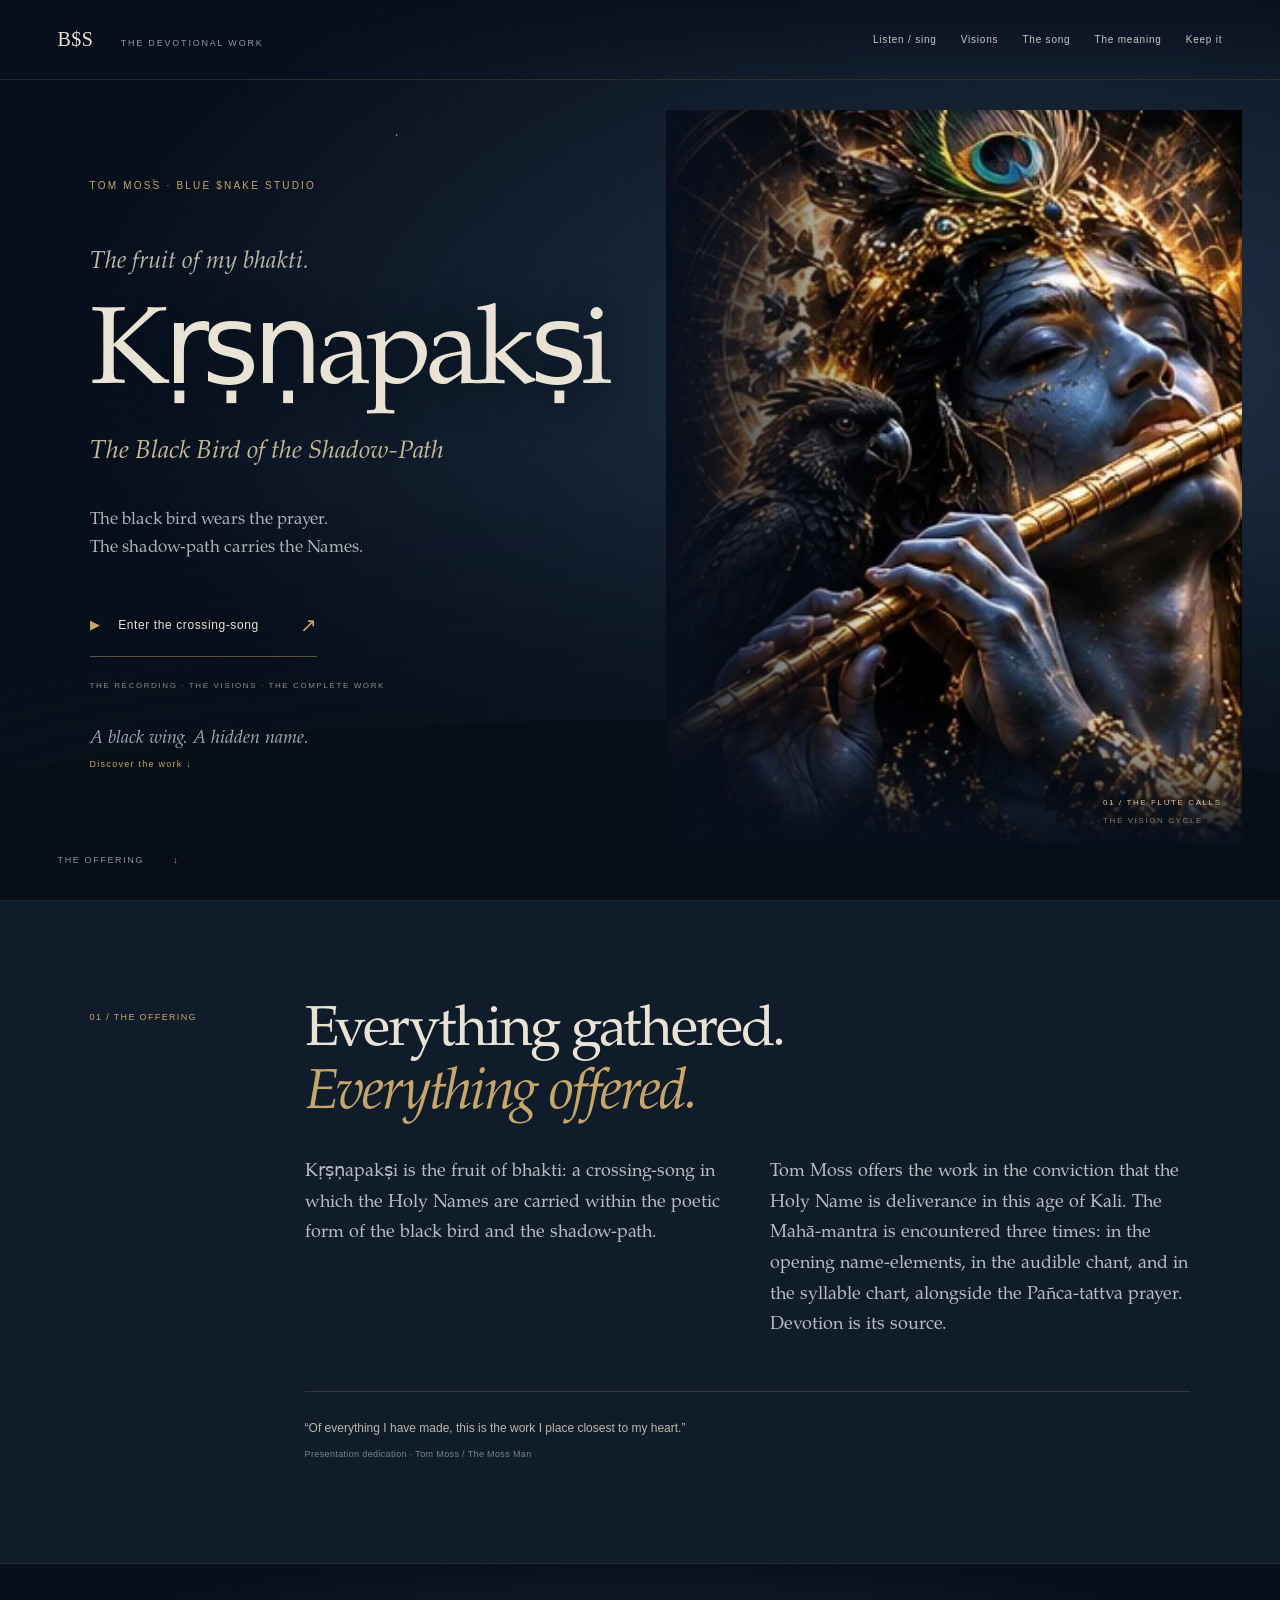
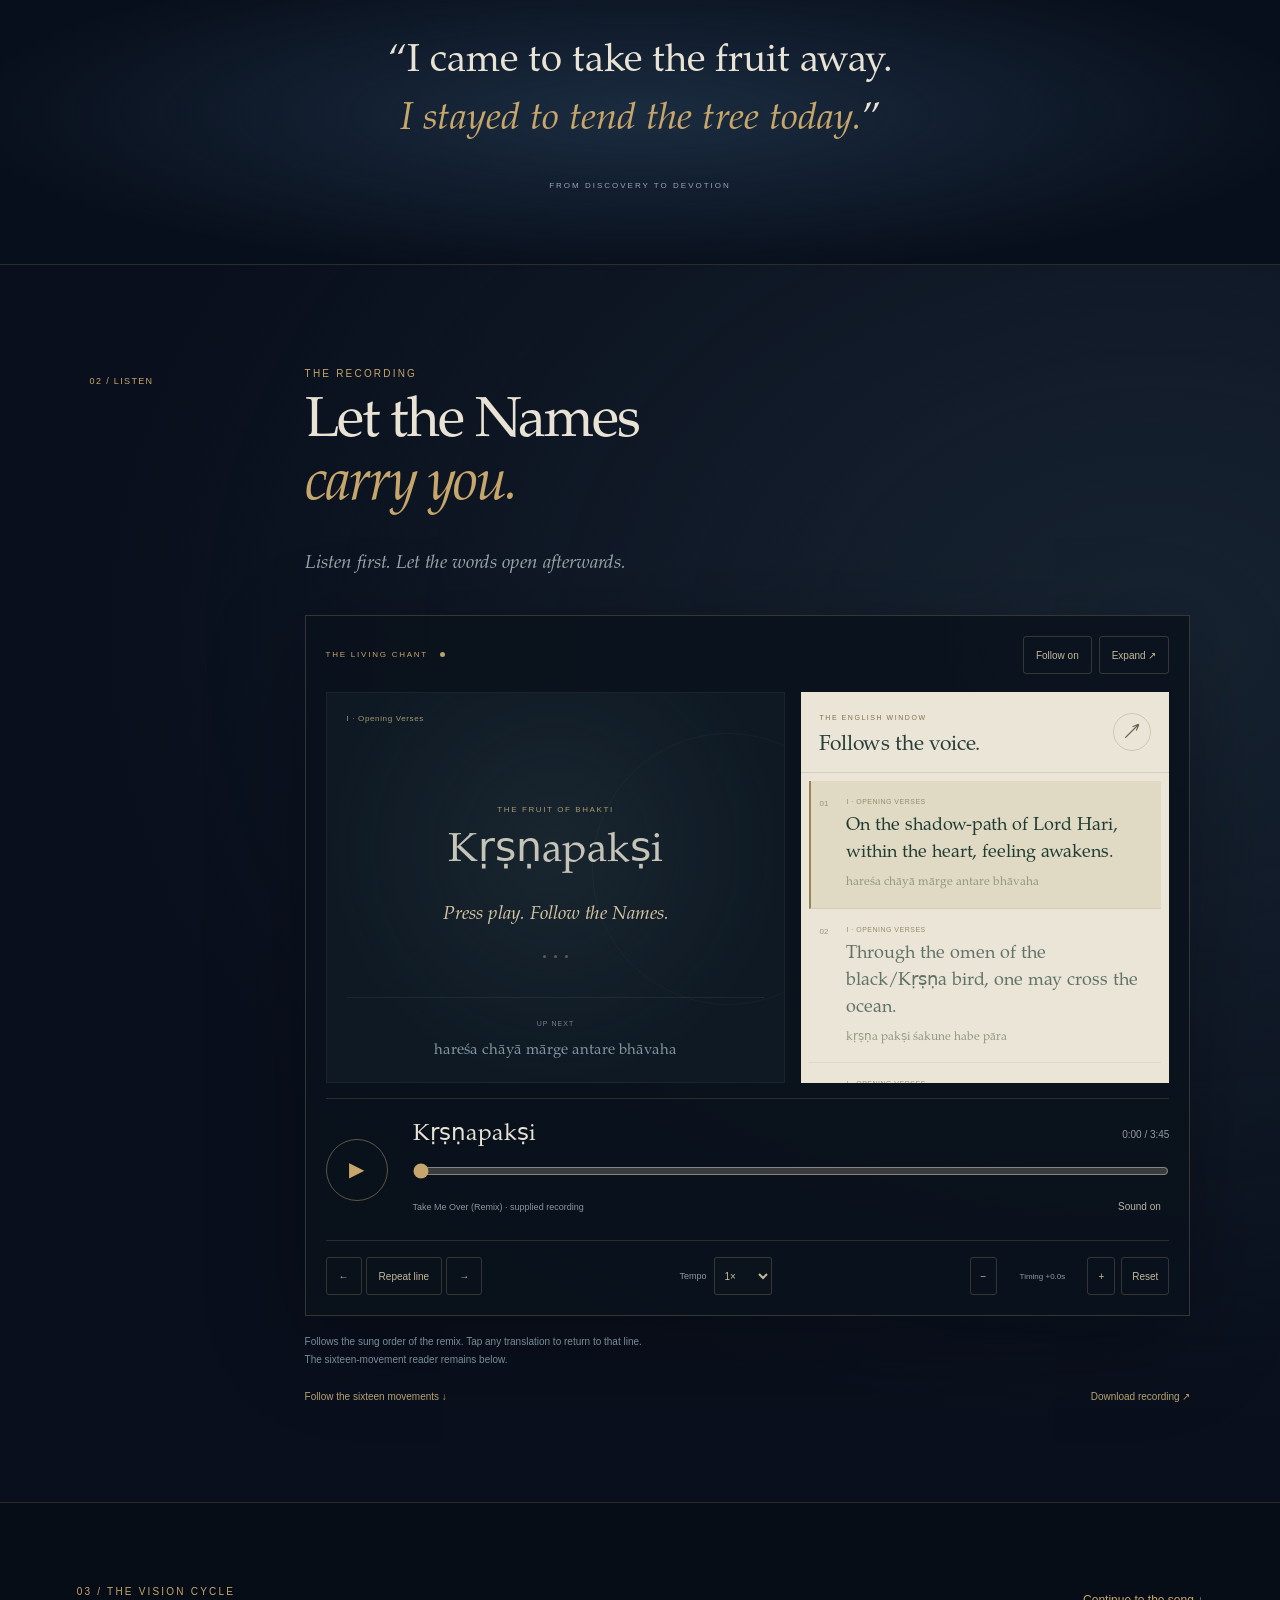
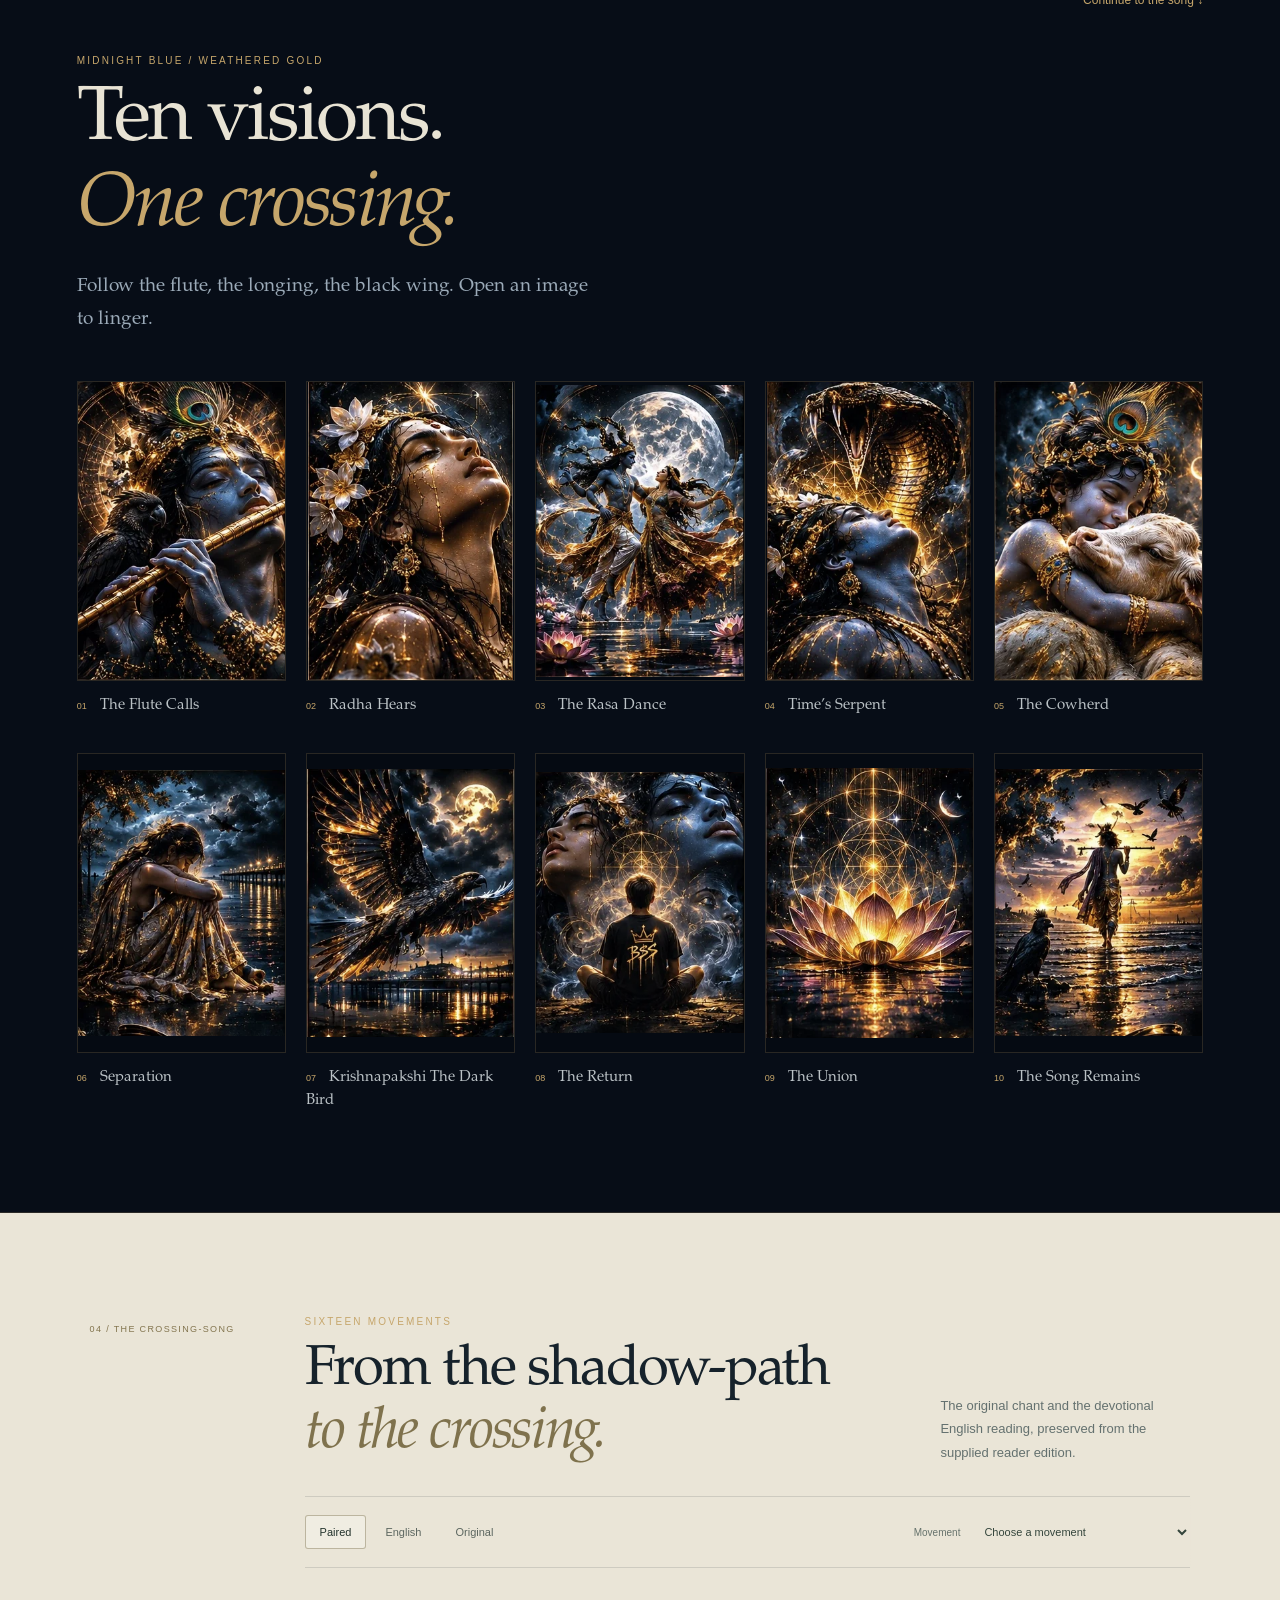
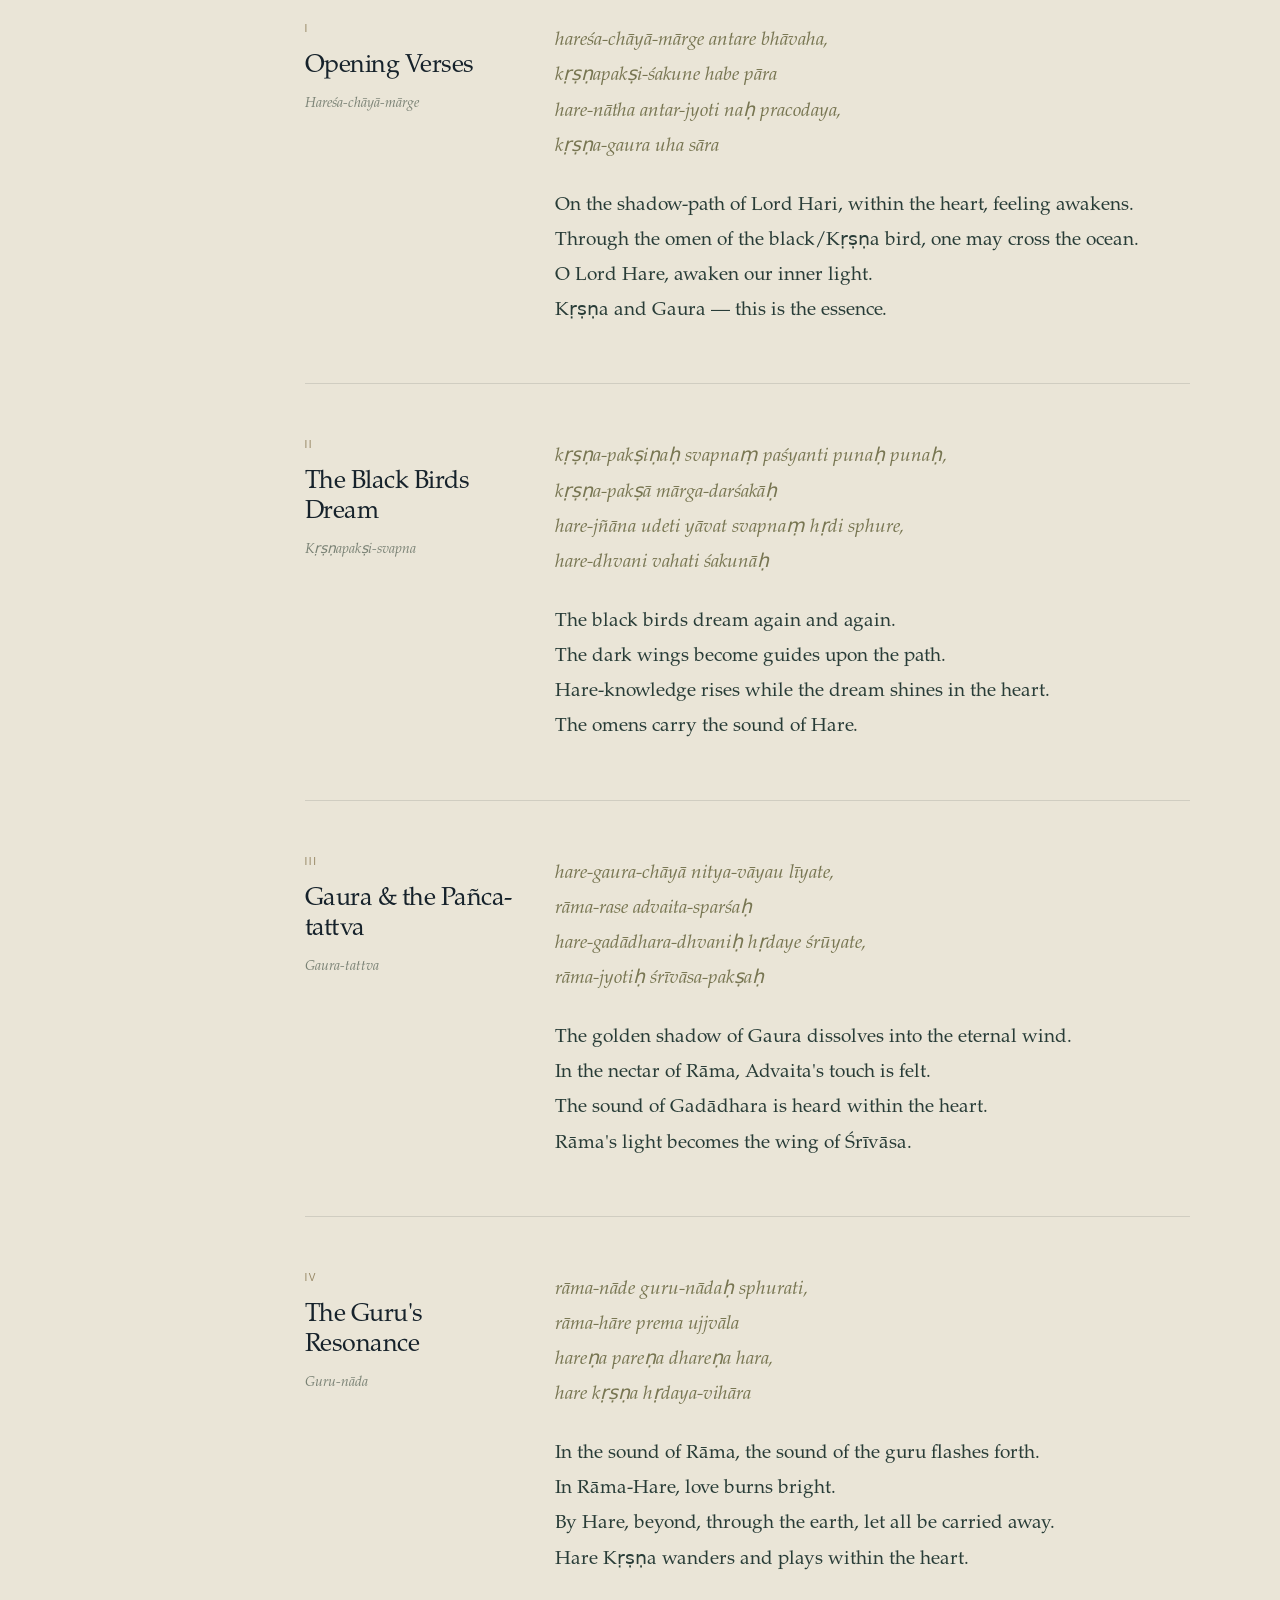
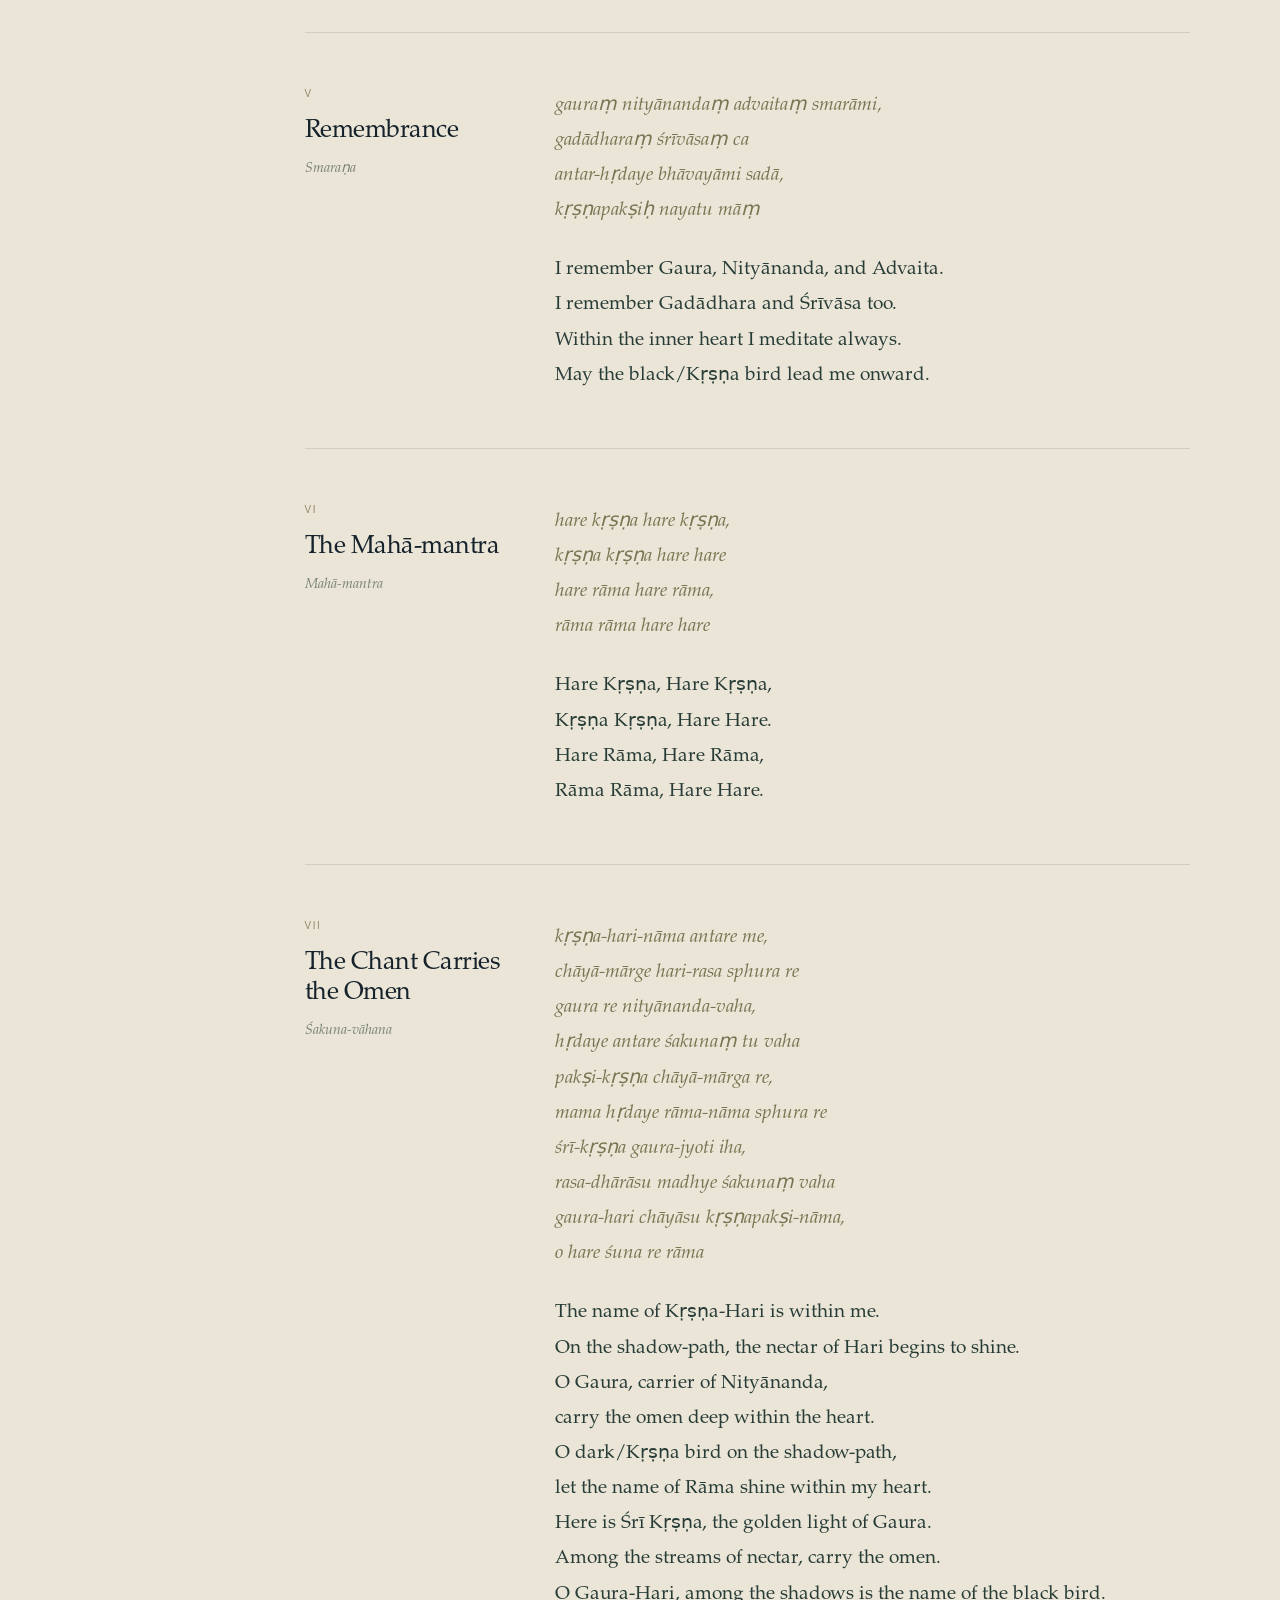
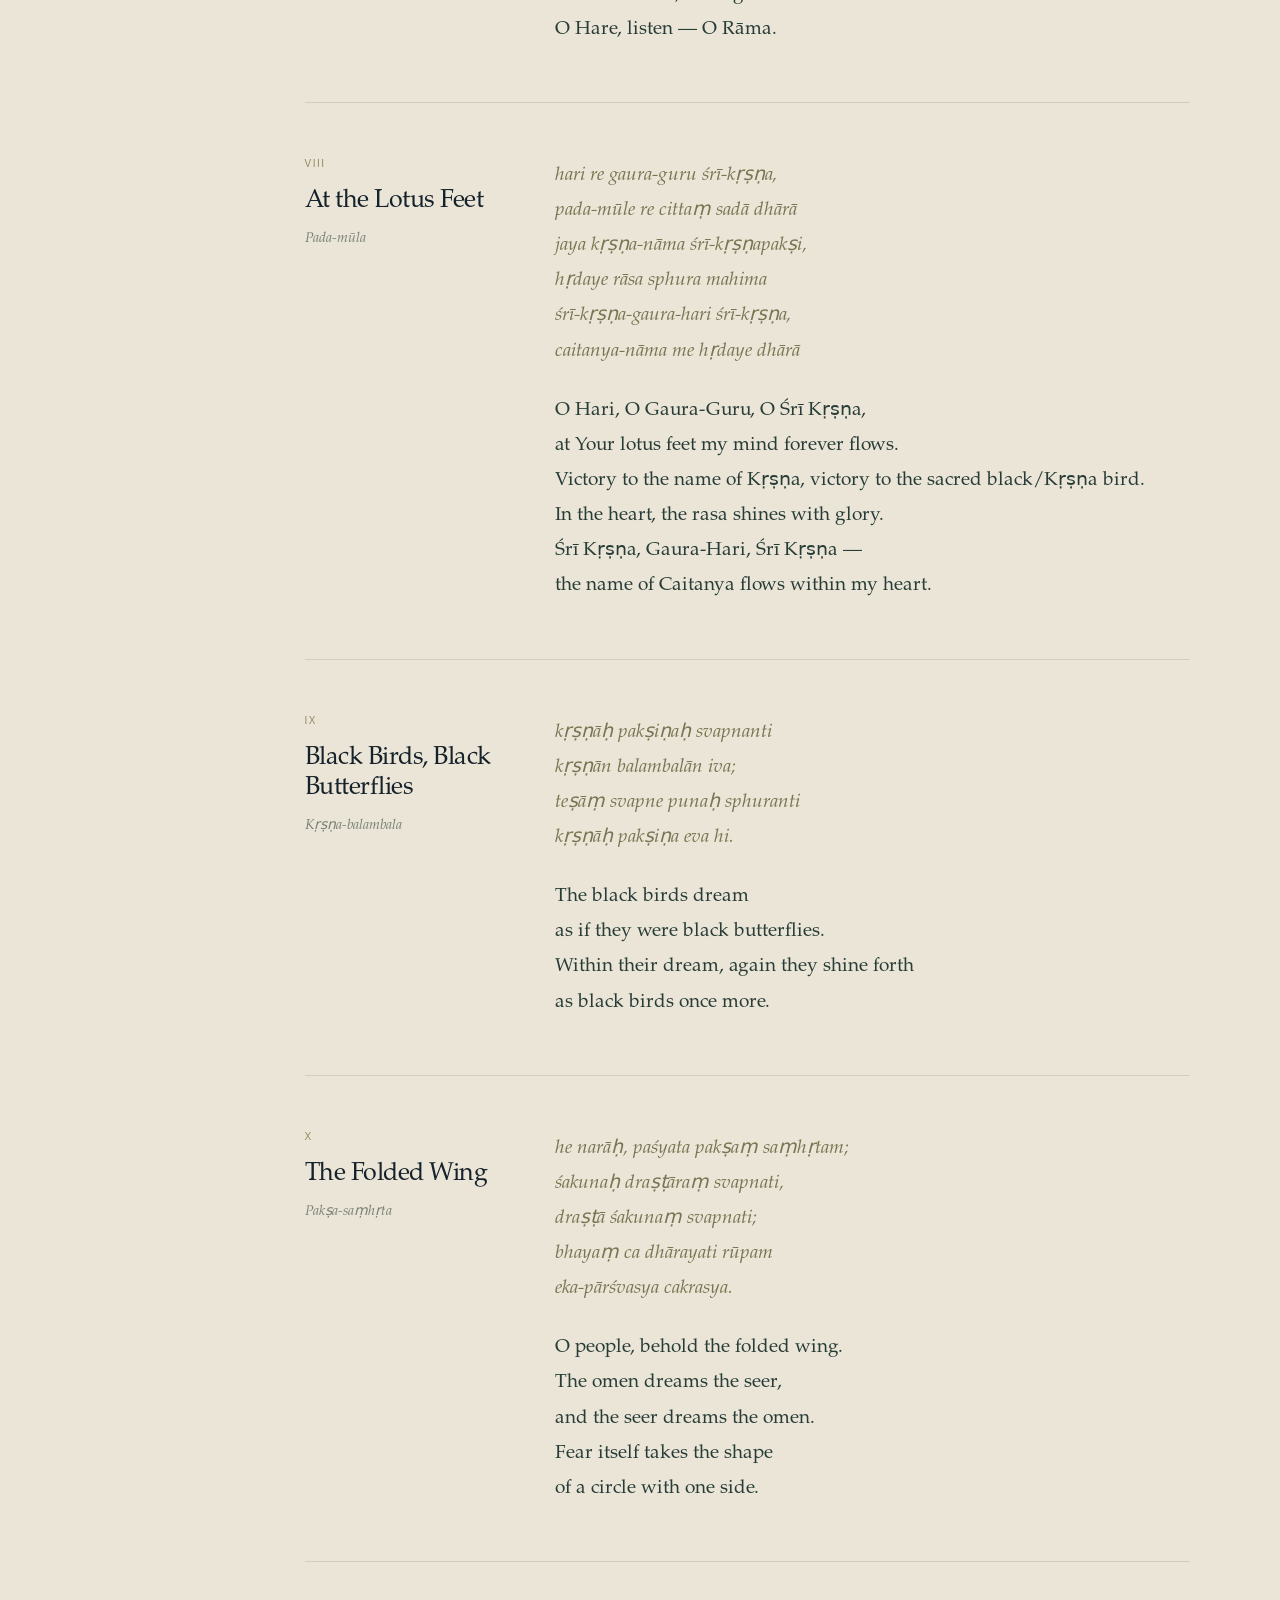
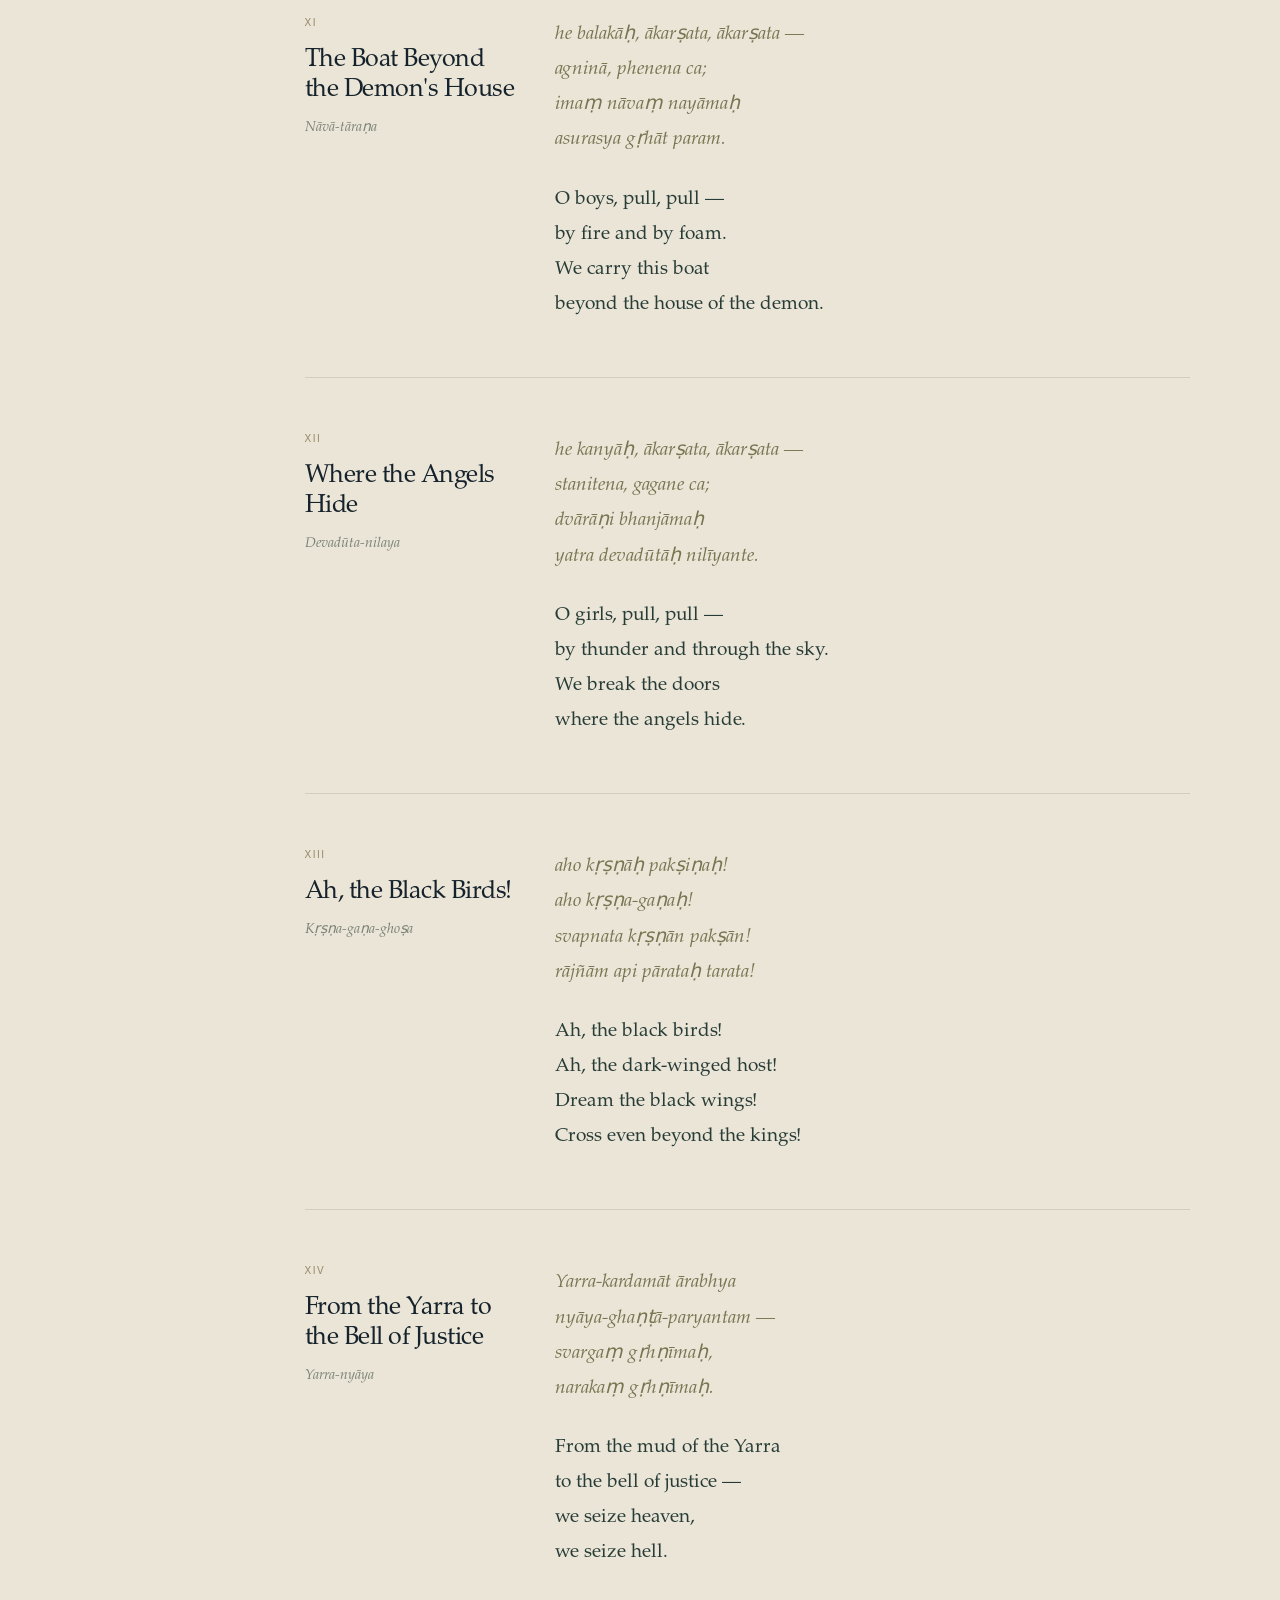
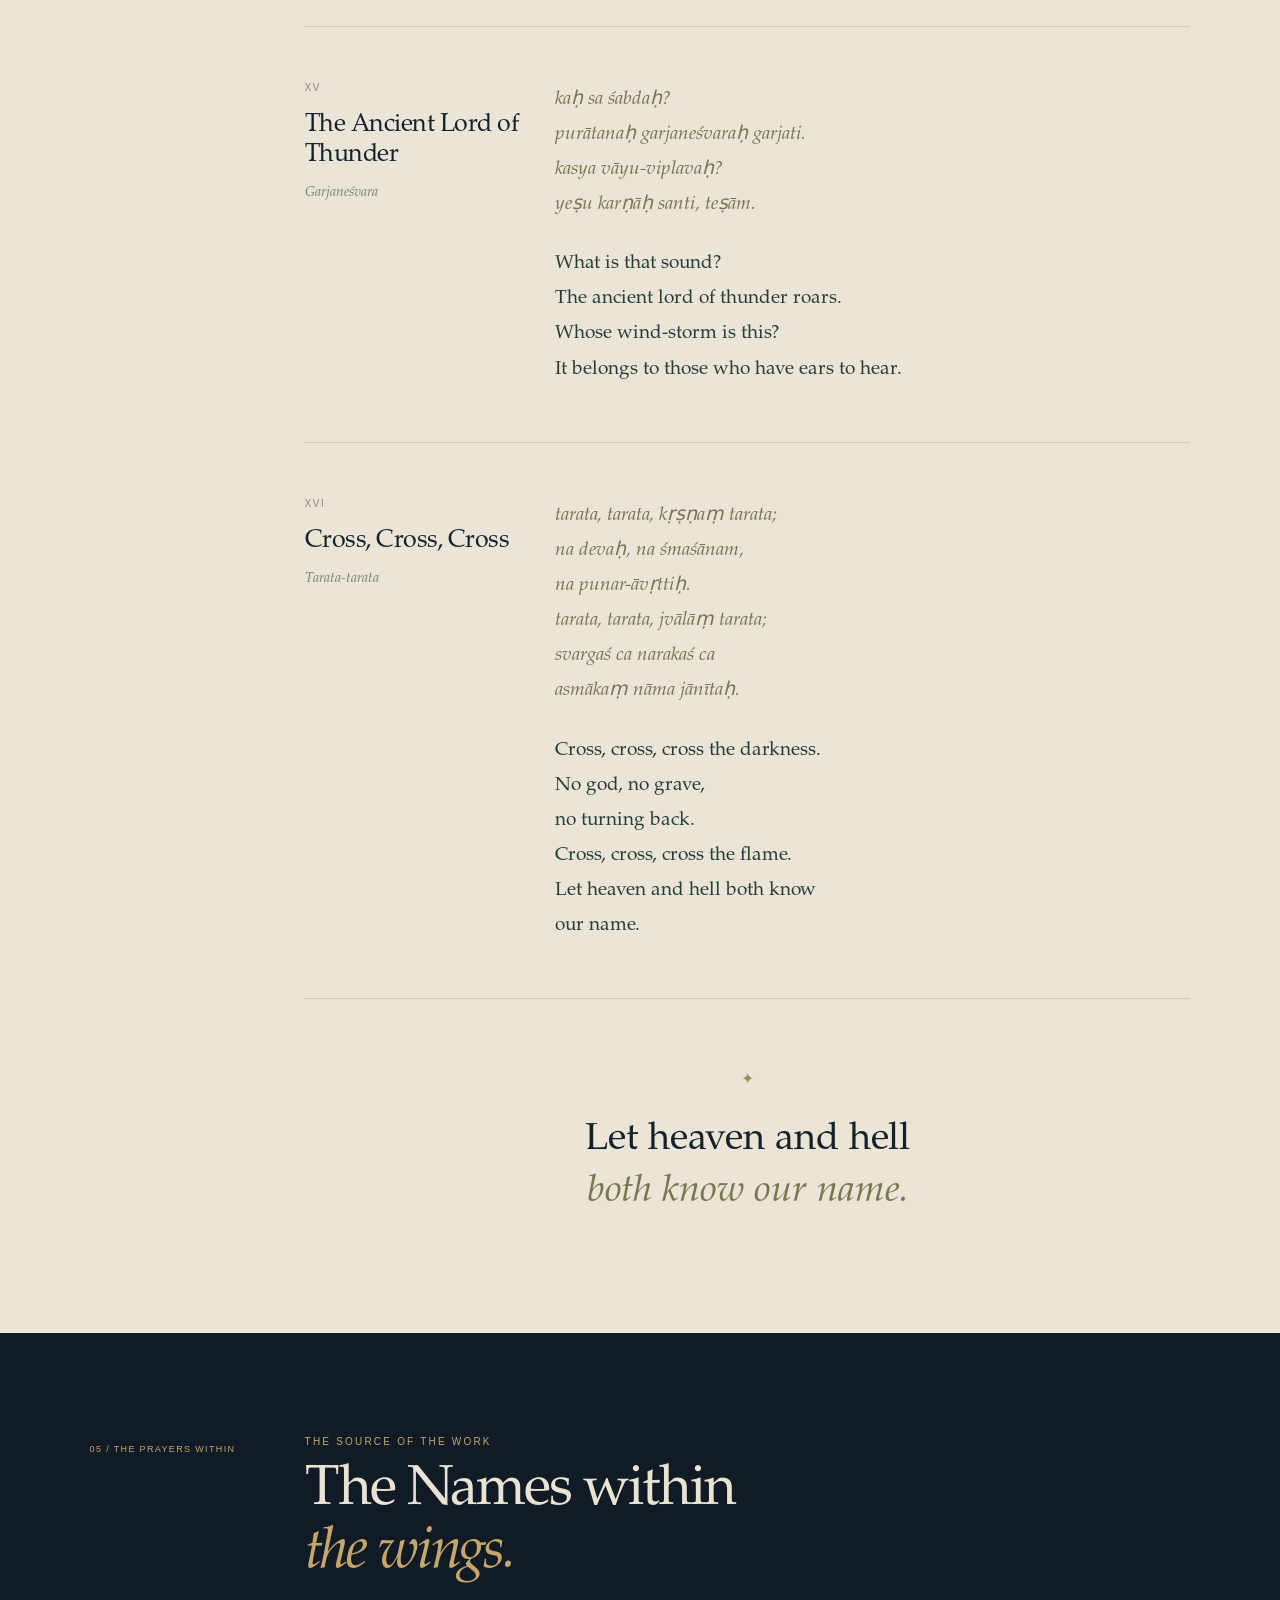
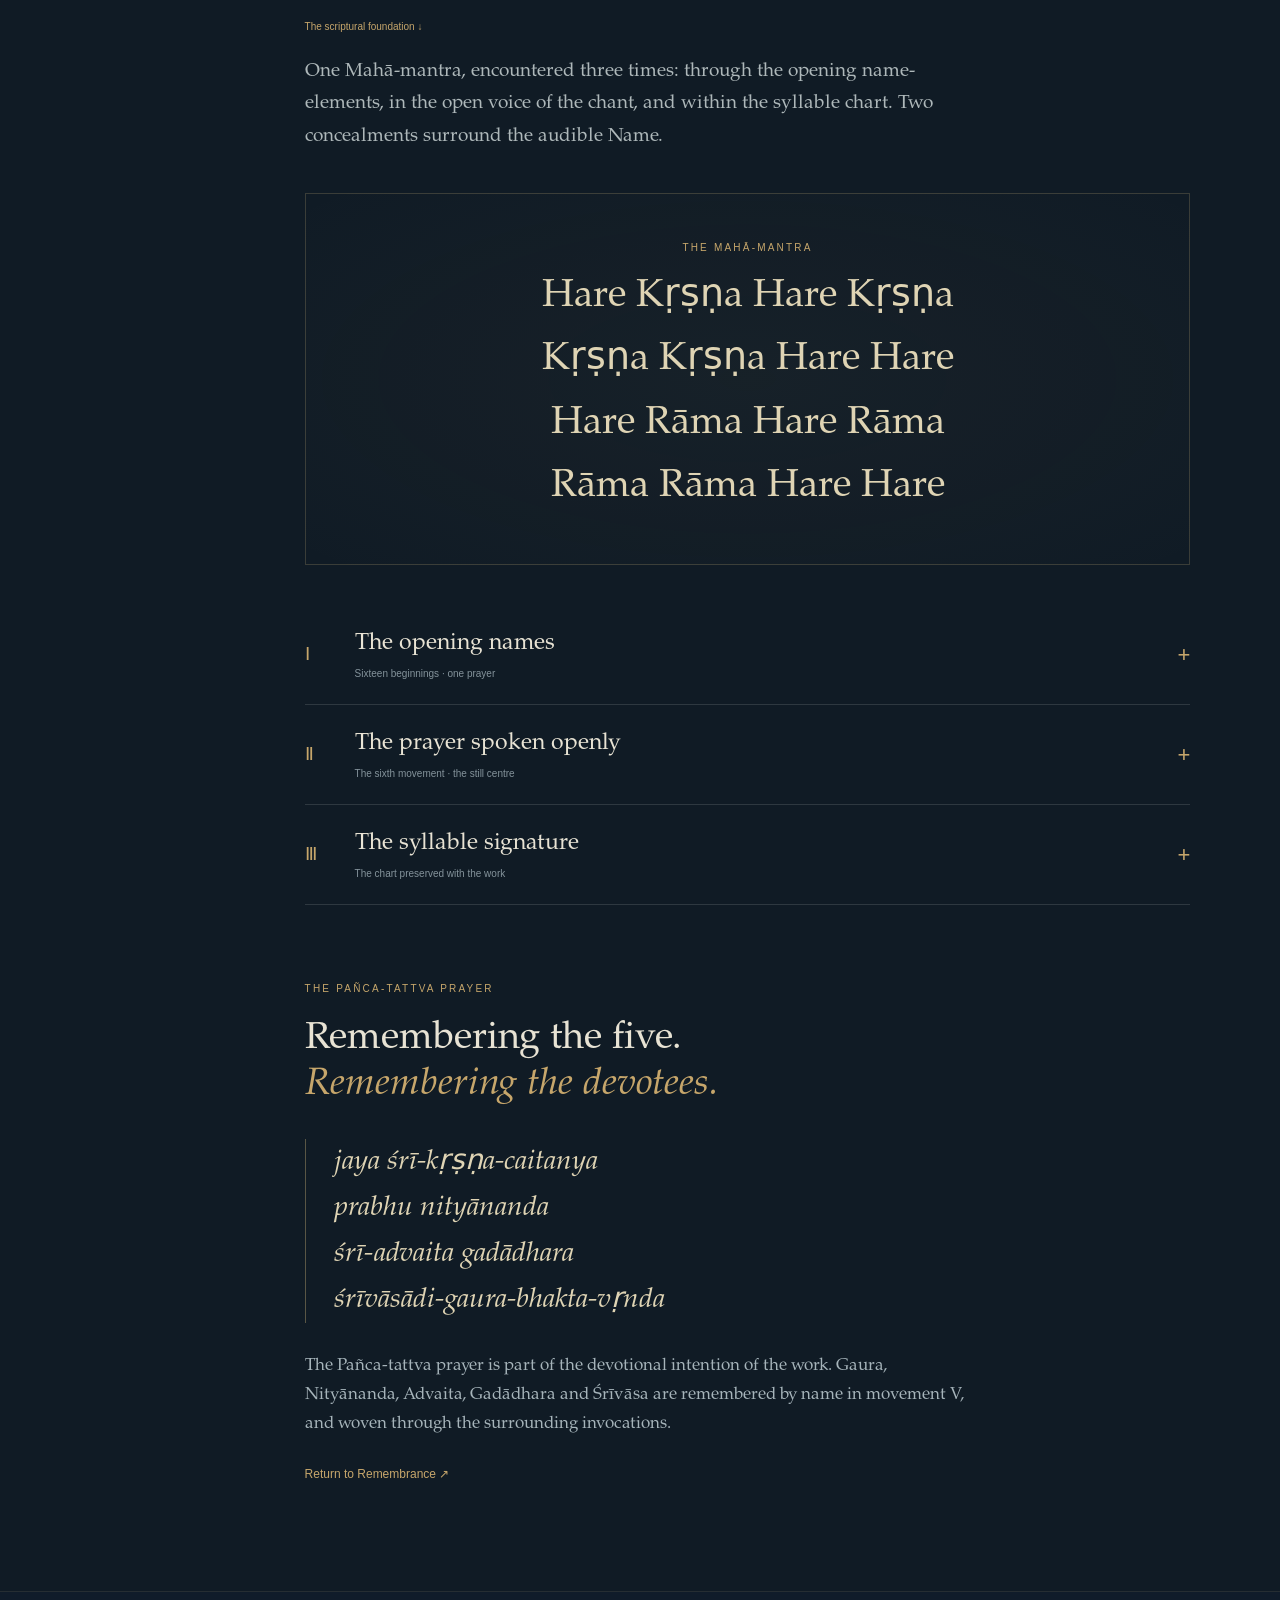
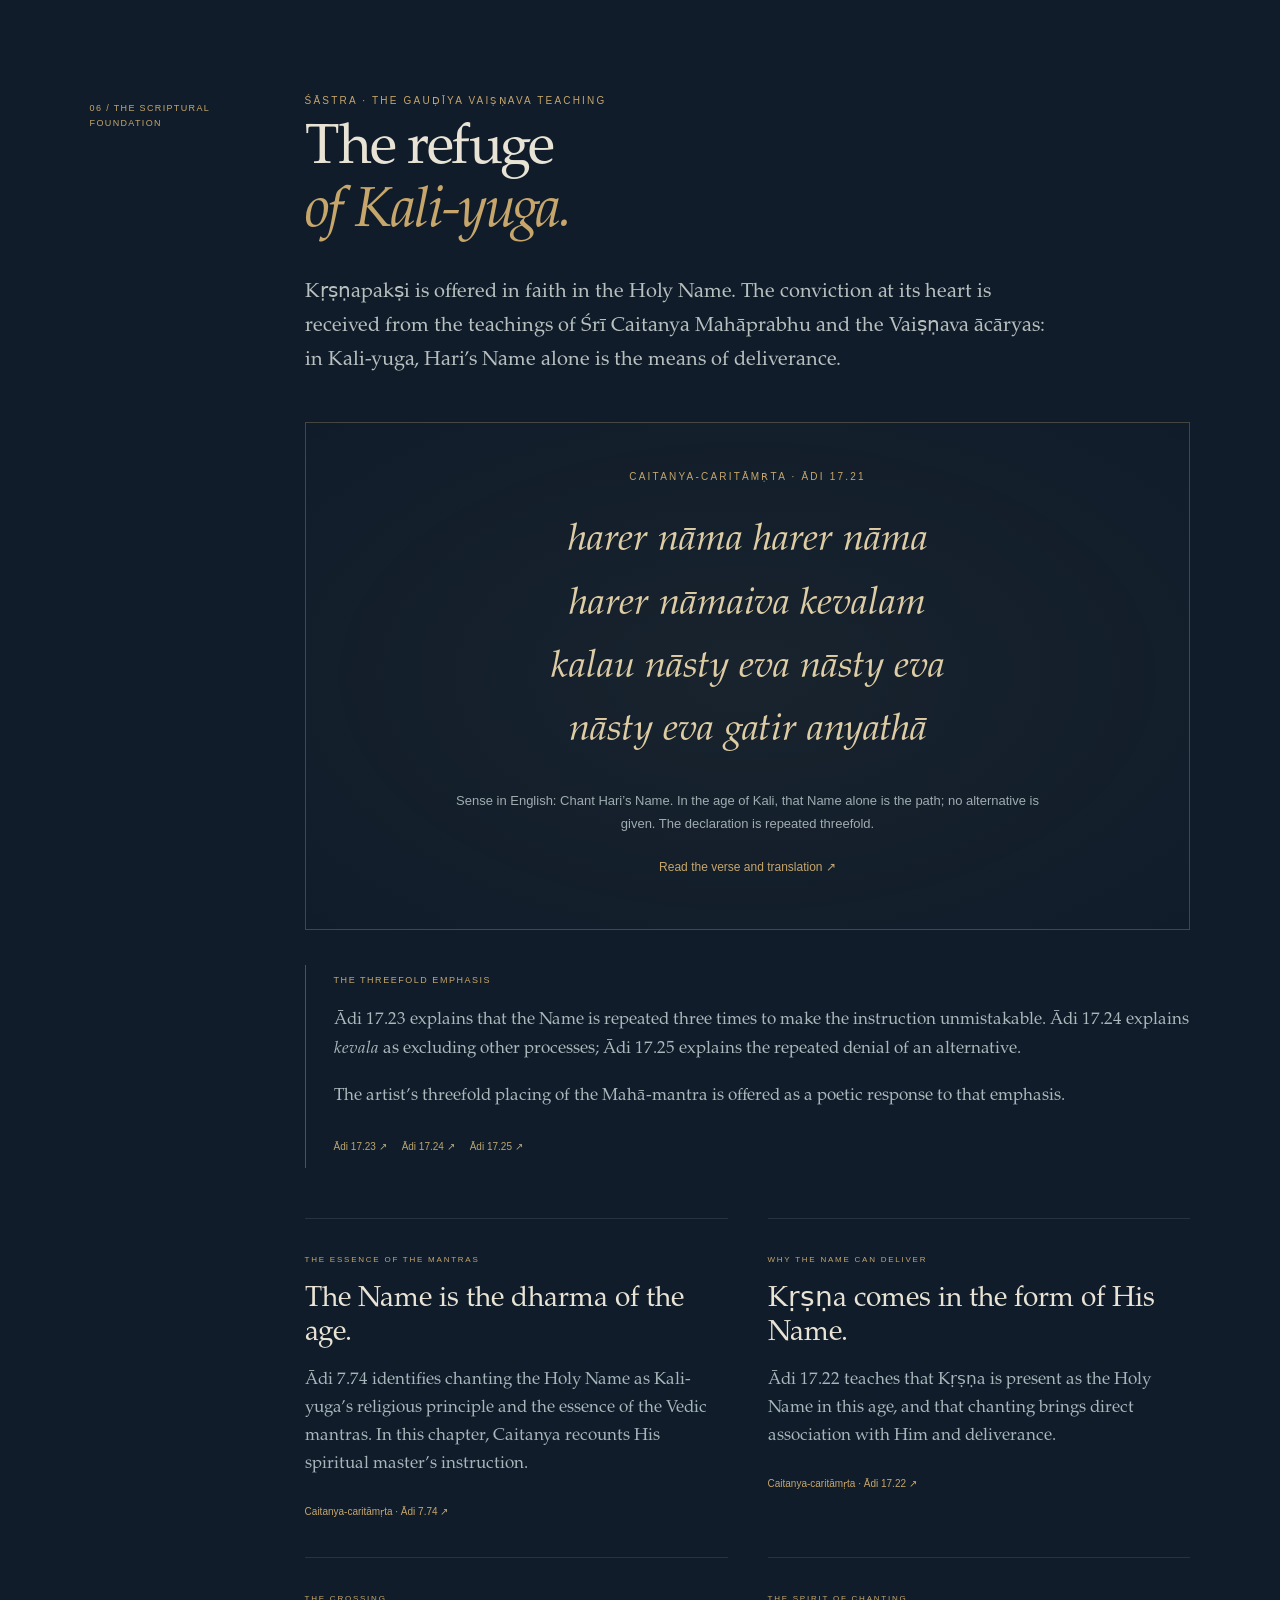
<file: index.html>
<!doctype html>
<html lang="en"><head><meta charset="utf-8"><meta name="viewport" content="width=device-width,initial-scale=1"><meta name="theme-color" content="#090f19"><title>Kṛṣṇapakṣi · The Fruit of Bhakti · B$S</title><meta name="description" content="The fruit of bhakti. A devotional crossing-song by Tom Moss: the Mahā-mantra, the black bird and the shadow-path. Listen, read, and enter the prayers."><link rel="stylesheet" href="style.css"><link rel="icon" href="icon.svg" type="image/svg+xml"><link rel="stylesheet" href="unified.css"><meta property="og:title" content="Kṛṣṇapakṣi — The Fruit of Bhakti"><meta property="og:description" content="A black wing. A hidden name. A song learning to love. Listen, sing, read and enter ten visions."><meta property="og:image" content="/assets/images/01_The_Flute_Calls.webp"></head>
<body><a class="skip-link" href="#listening">Skip to the crossing-song</a><a class="skip" href="#listening">Skip to the recording</a>
<header><a class="wordmark" href="#home" aria-label="Kṛṣṇapakṣi home">B$S <span>THE DEVOTIONAL WORK</span></a><nav aria-label="Main navigation" id="main-nav"><a href="#listening">Listen / sing</a><a href="#visions">Visions</a><a href="#song">The song</a><a href="#fruit">The meaning</a><a href="#edition">Keep it</a></nav><button class="menu-toggle" aria-expanded="false" aria-controls="main-nav">Menu <span>＋</span></button></header>
<main><section class="hero" id="home"><div class="night" aria-hidden="true"><div class="moon"></div><div class="orbit"></div><div class="horizon"></div><svg class="feather" viewbox="0 0 120 340" fill="none"><path d="M45 329C68 247 102 133 80 13C12 66 3 166 44 230C62 199 94 155 80 13M45 329L80 13M62 198L24 139M67 170L19 113M72 135L26 82M76 98L40 54M56 224L90 184M63 188L99 140M71 143L97 94M77 90L90 46" stroke="currentColor" stroke-width=".8"></path></svg></div><figure class="hero-portrait"><img src="assets/images/01_The_Flute_Calls.webp" alt="Kṛṣṇa with flute and black bird, blue skin lit by fractured gold" width="614" height="884" fetchpriority="high"><figcaption>01 / THE FLUTE CALLS <span>THE VISION CYCLE</span></figcaption></figure><div class="hero-content"><p class="eyebrow">TOM MOSS · BLUE $NAKE STUDIO</p><p class="devotional">The fruit of my bhakti.</p><h1>Kṛṣṇapakṣi</h1><p class="hero-subtitle">The Black Bird of the Shadow-Path</p><p class="hero-line">The black bird wears the prayer.<br>The shadow-path carries the Names.</p><a class="begin" href="#listening"><span class="play-icon">▶</span> Enter the crossing-song <span class="arrow">↗</span></a><p class="hero-foot">THE RECORDING · THE VISIONS · THE COMPLETE WORK</p><a class="hero-secondary" href="#fruit">A black wing. A hidden name. <span>Discover the work ↓</span></a></div><a class="scroll" href="#offering">THE OFFERING <span>↓</span></a></section>
<section class="offering section" id="offering"><div class="section-index">01 / THE OFFERING</div><div class="offering-body"><h2>Everything gathered.<br><em>Everything offered.</em></h2><div class="offering-columns"><p>Kṛṣṇapakṣi is the fruit of bhakti: a crossing-song in which the Holy Names are carried within the poetic form of the black bird and the shadow-path.</p><p>Tom Moss offers the work in the conviction that the Holy Name is deliverance in this age of Kali. The Mahā-mantra is encountered three times: in the opening name-elements, in the audible chant, and in the syllable chart, alongside the Pañca-tattva prayer. Devotion is its source.</p></div><p class="small byline">“Of everything I have made, this is the work I place closest to my heart.”<br><span>Presentation dedication · Tom Moss / The Moss Man</span></p></div></section>
<div class="threshold-quote"><p>“I came to take the fruit away.<br><em>I stayed to tend the tree today.</em>”</p><span>FROM DISCOVERY TO DEVOTION</span></div><section class="listening section" id="listening"><div class="section-index">02 / LISTEN</div><div class="listen-body"><p class="eyebrow">THE RECORDING</p><h2>Let the Names<br><em>carry you.</em></h2><p class="listen-note">Listen first. Let the words open afterwards.</p><div class="performance-shell" id="karaoke" tabindex="-1"><div class="performance-toolbar"><span class="eyebrow">THE LIVING CHANT <span class="live-dot" aria-hidden="true"></span></span><div><button id="follow" aria-pressed="true">Follow on</button><button id="immersive" aria-pressed="false">Expand ↗</button></div></div><div class="karaoke-grid"><section class="karaoke-stage" aria-label="Sanskrit karaoke"><div class="stage-meta"><span id="stage-movement">THE CROSSING-SONG</span><span id="stage-count">80 TIMED LINES</span></div><div class="sung-space"><p class="stage-previous" id="stage-previous"></p><p class="stage-kicker" id="stage-kicker">THE FRUIT OF BHAKTI</p><h3 id="sung-line" lang="sa-Latn">Kṛṣṇapakṣi</h3><p id="sung-english" class="sung-english">Press play. Follow the Names.</p><div class="rest-marks" aria-hidden="true"><i></i><i></i><i></i></div></div><div class="stage-upcoming"><span>UP NEXT</span><p id="stage-next" lang="sa-Latn"></p></div></section><section class="translation-panel" aria-label="Following English translation"><div class="translation-title"><div><span class="eyebrow">THE ENGLISH WINDOW</span><p>Follows the voice.</p></div><button id="pop-translation" aria-label="Open English translation in a separate window">↗</button></div><div class="translation-scroll" id="translation-scroll"><button class="lyric-row" data-line="0"><span class="lyric-number">01</span><span><small>I · Opening Verses</small><em>On the shadow-path of Lord Hari, within the heart, feeling awakens.</em><span class="lyric-source">hareśa chāyā mārge antare bhāvaha</span></span></button><button class="lyric-row" data-line="1"><span class="lyric-number">02</span><span><small>I · Opening Verses</small><em>Through the omen of the black/Kṛṣṇa bird, one may cross the ocean.</em><span class="lyric-source">kṛṣṇa pakṣi śakune habe pāra</span></span></button><button class="lyric-row" data-line="2"><span class="lyric-number">03</span><span><small>I · Opening Verses</small><em>O Lord Hare, awaken our inner light.</em><span class="lyric-source">hare nātha antar jyoti naḥ pracodaya</span></span></button><button class="lyric-row" data-line="3"><span class="lyric-number">04</span><span><small>I · Opening Verses</small><em>Kṛṣṇa and Gaura — this is the essence.</em><span class="lyric-source">kṛṣṇa gaura uha sāra</span></span></button><button class="lyric-row" data-line="4"><span class="lyric-number">05</span><span><small>II · The Black Birds Dream</small><em>The black birds dream again and again.</em><span class="lyric-source">kṛṣṇa pakṣiṇaḥ svapnaṃ paśyanti punaḥ punaḥ</span></span></button><button class="lyric-row" data-line="5"><span class="lyric-number">06</span><span><small>II · The Black Birds Dream</small><em>The dark wings become guides upon the path.</em><span class="lyric-source">kṛṣṇa pakṣā mārga darśakāḥ</span></span></button><button class="lyric-row" data-line="6"><span class="lyric-number">07</span><span><small>II · The Black Birds Dream</small><em>Hare-knowledge rises while the dream shines in the heart.</em><span class="lyric-source">hare jñāna udeti yāvat svapnaṃ hṛdi sphure</span></span></button><button class="lyric-row" data-line="7"><span class="lyric-number">08</span><span><small>II · The Black Birds Dream</small><em>The omens carry the sound of Hare.</em><span class="lyric-source">hare dhvani vahati śakunāḥ</span></span></button><button class="lyric-row" data-line="8"><span class="lyric-number">09</span><span><small>III · Gaura &amp; the Pañca-tattva</small><em>The golden shadow of Gaura dissolves into the eternal wind.</em><span class="lyric-source">hare gaura chāyā nitya vāyau līyate</span></span></button><button class="lyric-row" data-line="9"><span class="lyric-number">10</span><span><small>III · Gaura &amp; the Pañca-tattva</small><em>In the nectar of Rāma, Advaita's touch is felt.</em><span class="lyric-source">rāma rase advaita sparśaḥ</span></span></button><button class="lyric-row" data-line="10"><span class="lyric-number">11</span><span><small>III · Gaura &amp; the Pañca-tattva</small><em>The sound of Gadādhara is heard within the heart.</em><span class="lyric-source">hare gadādhara dhvaniḥ hṛdaye śrūyate</span></span></button><button class="lyric-row" data-line="11"><span class="lyric-number">12</span><span><small>III · Gaura &amp; the Pañca-tattva</small><em>Rāma's light becomes the wing of Śrīvāsa.</em><span class="lyric-source">rāma jyotiḥ śrīvāsa pakṣaḥ</span></span></button><button class="lyric-row" data-line="12"><span class="lyric-number">13</span><span><small>IV · The Guru's Resonance</small><em>In the sound of Rāma, the sound of the guru flashes forth.</em><span class="lyric-source">rāma nāde guru nādaḥ sphurati</span></span></button><button class="lyric-row" data-line="13"><span class="lyric-number">14</span><span><small>IV · The Guru's Resonance</small><em>In Rāma-Hare, love burns bright.</em><span class="lyric-source">rāma hāre prema ujjvāla</span></span></button><button class="lyric-row" data-line="14"><span class="lyric-number">15</span><span><small>IV · The Guru's Resonance</small><em>By Hare, beyond, through the earth, let all be carried away.</em><span class="lyric-source">hareṇa pareṇa dhareṇa hara</span></span></button><button class="lyric-row" data-line="15"><span class="lyric-number">16</span><span><small>IV · The Guru's Resonance</small><em>Hare Kṛṣṇa wanders and plays within the heart.</em><span class="lyric-source">hare hare kṛṣṇa hṛdaya vihāra</span></span></button><button class="lyric-row" data-line="16"><span class="lyric-number">17</span><span><small>V · Remembrance</small><em>I remember Gaura, Nityānanda, and Advaita.</em><span class="lyric-source">gauraṃ nityānandaṃ advaitaṃ smarāmi</span></span></button><button class="lyric-row" data-line="17"><span class="lyric-number">18</span><span><small>V · Remembrance</small><em>I remember Gadādhara and Śrīvāsa too.</em><span class="lyric-source">gadādharaṃ śrīvāsaṃ ca</span></span></button><button class="lyric-row" data-line="18"><span class="lyric-number">19</span><span><small>V · Remembrance</small><em>Within the inner heart I meditate always.</em><span class="lyric-source">antar hṛdaye bhāvayāmi sadā</span></span></button><button class="lyric-row" data-line="19"><span class="lyric-number">20</span><span><small>V · Remembrance</small><em>May the black/Kṛṣṇa bird lead me onward.</em><span class="lyric-source">kṛṣṇa pakṣiḥ nayatu māṃ</span></span></button><button class="lyric-row" data-line="20"><span class="lyric-number">21</span><span><small>VI · The Mahā-mantra</small><em>The great mantra.</em><span class="lyric-source">mahā-mantra</span></span></button><button class="lyric-row" data-line="21"><span class="lyric-number">22</span><span><small>VI · The Mahā-mantra</small><em>Hare Kṛṣṇa, Hare Kṛṣṇa.</em><span class="lyric-source">hare kṛṣṇa hare kṛṣṇa</span></span></button><button class="lyric-row" data-line="22"><span class="lyric-number">23</span><span><small>VI · The Mahā-mantra</small><em>Kṛṣṇa Kṛṣṇa, Hare Hare.</em><span class="lyric-source">kṛṣṇa kṛṣṇa hare hare</span></span></button><button class="lyric-row" data-line="23"><span class="lyric-number">24</span><span><small>VI · The Mahā-mantra</small><em>Hare Rāma, Hare Rāma.</em><span class="lyric-source">hare rāma hare rāma</span></span></button><button class="lyric-row" data-line="24"><span class="lyric-number">25</span><span><small>VI · The Mahā-mantra</small><em>Rāma Rāma, Hare Hare.</em><span class="lyric-source">rāma rāma hare hare</span></span></button><button class="lyric-row" data-line="25"><span class="lyric-number">26</span><span><small>VI · The Mahā-mantra</small><em>Kṛṣṇa Hare, Kṛṣṇa.</em><span class="lyric-source">kṛṣṇa hare kṛṣṇa</span></span></button><button class="lyric-row" data-line="26"><span class="lyric-number">27</span><span><small>VI · The Mahā-mantra</small><em>Kṛṣṇa Kṛṣṇa, Hare Hare.</em><span class="lyric-source">kṛṣṇa kṛṣṇa hare hare</span></span></button><button class="lyric-row" data-line="27"><span class="lyric-number">28</span><span><small>VII · The Chant Carries the Omen</small><em>The name of Kṛṣṇa-Hari is within me.</em><span class="lyric-source">kṛṣṇa hari nāma antare me</span></span></button><button class="lyric-row" data-line="28"><span class="lyric-number">29</span><span><small>VII · The Chant Carries the Omen</small><em>On the shadow-path, the nectar of Hari begins to shine.</em><span class="lyric-source">chāyā mārge hari rasa sphura re</span></span></button><button class="lyric-row" data-line="29"><span class="lyric-number">30</span><span><small>VII · The Chant Carries the Omen</small><em>O Gaura, carrier of Nityānanda,</em><span class="lyric-source">gaura re nityānanda vaha</span></span></button><button class="lyric-row" data-line="30"><span class="lyric-number">31</span><span><small>VII · The Chant Carries the Omen</small><em>carry the omen deep within the heart.</em><span class="lyric-source">hṛdaye antare śakunaṃ tu vaha</span></span></button><button class="lyric-row" data-line="31"><span class="lyric-number">32</span><span><small>VII · The Chant Carries the Omen</small><em>O dark/Kṛṣṇa bird on the shadow-path,</em><span class="lyric-source">pakṣi kṛṣṇa chāyā mārga re</span></span></button><button class="lyric-row" data-line="32"><span class="lyric-number">33</span><span><small>VII · The Chant Carries the Omen</small><em>let the name of Rāma shine within my heart.</em><span class="lyric-source">mama hṛdaye rāma nāma sphura re</span></span></button><button class="lyric-row" data-line="33"><span class="lyric-number">34</span><span><small>VII · The Chant Carries the Omen</small><em>Here is Śrī Kṛṣṇa, the golden light of Gaura.</em><span class="lyric-source">śrī kṛṣṇa gaura jyoti</span></span></button><button class="lyric-row" data-line="34"><span class="lyric-number">35</span><span><small>VII · The Chant Carries the Omen</small><em>Among the streams of nectar, carry the omen.</em><span class="lyric-source">rasa dhārāsu madhye śakunaṃ vaha</span></span></button><button class="lyric-row" data-line="35"><span class="lyric-number">36</span><span><small>VII · The Chant Carries the Omen</small><em>O Gaura-Hari, among the shadows is the name of the black bird.</em><span class="lyric-source">gaura hari chāyāsu kṛṣṇa pakṣi nāma</span></span></button><button class="lyric-row" data-line="36"><span class="lyric-number">37</span><span><small>VII · The Chant Carries the Omen</small><em>O Hare, listen — O Rāma.</em><span class="lyric-source">hare śuna re rāma</span></span></button><button class="lyric-row" data-line="37"><span class="lyric-number">38</span><span><small>— · The Name</small><em>The black/Kṛṣṇa bird.</em><span class="lyric-source">kṛṣṇa pakṣi</span></span></button><button class="lyric-row" data-line="38"><span class="lyric-number">39</span><span><small>VIII · At the Lotus Feet</small><em>O Hari, O Gaura-Guru, O Śrī Kṛṣṇa,</em><span class="lyric-source">hari re gaura guru śrī kṛṣṇa</span></span></button><button class="lyric-row" data-line="39"><span class="lyric-number">40</span><span><small>VIII · At the Lotus Feet</small><em>at Your lotus feet my mind forever flows.</em><span class="lyric-source">pada-mūle cittaṃ sadā dhārā</span></span></button><button class="lyric-row" data-line="40"><span class="lyric-number">41</span><span><small>VIII · At the Lotus Feet</small><em>Victory to the name of Kṛṣṇa, victory to the sacred black/Kṛṣṇa bird.</em><span class="lyric-source">jaya kṛṣṇa nāma śrī kṛṣṇa pakṣi</span></span></button><button class="lyric-row" data-line="41"><span class="lyric-number">42</span><span><small>VIII · At the Lotus Feet</small><em>In the heart, the rasa shines with glory.</em><span class="lyric-source">hṛdaye rāsa sphura mahima</span></span></button><button class="lyric-row" data-line="42"><span class="lyric-number">43</span><span><small>VIII · At the Lotus Feet</small><em>Śrī Kṛṣṇa, Gaura-Hari, Śrī Kṛṣṇa —</em><span class="lyric-source">śrī kṛṣṇa gaura hari śrī kṛṣṇa</span></span></button><button class="lyric-row" data-line="43"><span class="lyric-number">44</span><span><small>VIII · At the Lotus Feet</small><em>the name of Caitanya flows within my heart.</em><span class="lyric-source">caitanya nāma me hṛdaye dhārā</span></span></button><button class="lyric-row" data-line="44"><span class="lyric-number">45</span><span><small>IX · Black Birds, Black Butterflies</small><em>The black birds dream</em><span class="lyric-source">kṛṣṇāḥ pakṣiṇaḥ svapnanti</span></span></button><button class="lyric-row" data-line="45"><span class="lyric-number">46</span><span><small>XIII · Ah, the Black Birds!</small><em>Ah, the black birds!</em><span class="lyric-source">aho kṛṣṇāḥ pakṣiṇaḥ</span></span></button><button class="lyric-row" data-line="46"><span class="lyric-number">47</span><span><small>IX · Black Birds, Black Butterflies</small><em>as if they were black butterflies.</em><span class="lyric-source">kṛṣṇān balambalān iva</span></span></button><button class="lyric-row" data-line="47"><span class="lyric-number">48</span><span><small>XIII · Ah, the Black Birds!</small><em>Ah, the dark-winged host!</em><span class="lyric-source">aho kṛṣṇa gaṇaḥ</span></span></button><button class="lyric-row" data-line="48"><span class="lyric-number">49</span><span><small>IX · Black Birds, Black Butterflies</small><em>Within their dream, again they shine forth</em><span class="lyric-source">teṣām svapne punaḥ sphuranti</span></span></button><button class="lyric-row" data-line="49"><span class="lyric-number">50</span><span><small>XIII · Ah, the Black Birds!</small><em>Dream the black wings!</em><span class="lyric-source">svapnata kṛṣṇān pakṣān</span></span></button><button class="lyric-row" data-line="50"><span class="lyric-number">51</span><span><small>IX · Black Birds, Black Butterflies</small><em>as black birds once more.</em><span class="lyric-source">kṛṣṇāḥ pakṣiṇaḥ eva hi</span></span></button><button class="lyric-row" data-line="51"><span class="lyric-number">52</span><span><small>XIII · Ah, the Black Birds!</small><em>Cross even beyond the kings!</em><span class="lyric-source">rājñām api pārataḥ tarata</span></span></button><button class="lyric-row" data-line="52"><span class="lyric-number">53</span><span><small>X · The Folded Wing</small><em>O people, behold the folded wing.</em><span class="lyric-source">he narāḥ paśyata pakṣaṃ saṃhṛtam</span></span></button><button class="lyric-row" data-line="53"><span class="lyric-number">54</span><span><small>XIV · From the Yarra to the Bell of Justice</small><em>From the mud of the Yarra</em><span class="lyric-source">Yarra kardamāt ārabhya</span></span></button><button class="lyric-row" data-line="54"><span class="lyric-number">55</span><span><small>X · The Folded Wing</small><em>The omen dreams the seer,</em><span class="lyric-source">śakunaḥ draṣṭāraṃ svapnati</span></span></button><button class="lyric-row" data-line="55"><span class="lyric-number">56</span><span><small>XIV · From the Yarra to the Bell of Justice</small><em>to the bell of justice —</em><span class="lyric-source">nyāya ghaṇṭā paryantam</span></span></button><button class="lyric-row" data-line="56"><span class="lyric-number">57</span><span><small>X · The Folded Wing</small><em>and the seer dreams the omen.</em><span class="lyric-source">draṣṭā śakunaṃ svapnati</span></span></button><button class="lyric-row" data-line="57"><span class="lyric-number">58</span><span><small>XIV · From the Yarra to the Bell of Justice</small><em>we seize heaven,</em><span class="lyric-source">svargaṃ gṛhṇīmaḥ</span></span></button><button class="lyric-row" data-line="58"><span class="lyric-number">59</span><span><small>X · The Folded Wing</small><em>Fear itself takes the shape</em><span class="lyric-source">bhayaṃ ca dhārayati rūpam</span></span></button><button class="lyric-row" data-line="59"><span class="lyric-number">60</span><span><small>XIV · From the Yarra to the Bell of Justice</small><em>we seize hell.</em><span class="lyric-source">narakaṃ gṛhṇīmaḥ</span></span></button><button class="lyric-row" data-line="60"><span class="lyric-number">61</span><span><small>X · The Folded Wing</small><em>of a circle with one side.</em><span class="lyric-source">eka pārśvasya cakrasya</span></span></button><button class="lyric-row" data-line="61"><span class="lyric-number">62</span><span><small>XI · The Boat Beyond the Demon's House</small><em>O boys, pull, pull —</em><span class="lyric-source">he balakaḥ ākarṣata ākarṣata</span></span></button><button class="lyric-row" data-line="62"><span class="lyric-number">63</span><span><small>XV · The Ancient Lord of Thunder</small><em>What is that sound?</em><span class="lyric-source">kaḥ sa śabdaḥ</span></span></button><button class="lyric-row" data-line="63"><span class="lyric-number">64</span><span><small>XI · The Boat Beyond the Demon's House</small><em>by fire and by foam.</em><span class="lyric-source">agninā phenena ca</span></span></button><button class="lyric-row" data-line="64"><span class="lyric-number">65</span><span><small>XV · The Ancient Lord of Thunder</small><em>The ancient lord of thunder roars.</em><span class="lyric-source">purātanaḥ garjaneśvaraḥ garjati</span></span></button><button class="lyric-row" data-line="65"><span class="lyric-number">66</span><span><small>XI · The Boat Beyond the Demon's House</small><em>We carry this boat</em><span class="lyric-source">imaṃ nāvaṃ nayāmaḥ</span></span></button><button class="lyric-row" data-line="66"><span class="lyric-number">67</span><span><small>XV · The Ancient Lord of Thunder</small><em>Whose wind-storm is this?</em><span class="lyric-source">kasya vāyu viplavaḥ</span></span></button><button class="lyric-row" data-line="67"><span class="lyric-number">68</span><span><small>XI · The Boat Beyond the Demon's House</small><em>beyond the house of the demon.</em><span class="lyric-source">asurasya gṛhāt param</span></span></button><button class="lyric-row" data-line="68"><span class="lyric-number">69</span><span><small>XV · The Ancient Lord of Thunder</small><em>It belongs to those who have ears to hear.</em><span class="lyric-source">yeṣu karṇāḥ santi teṣām</span></span></button><button class="lyric-row" data-line="69"><span class="lyric-number">70</span><span><small>XII · Where the Angels Hide</small><em>O girls, pull, pull —</em><span class="lyric-source">he kanyāḥ ākarṣata ākarṣata</span></span></button><button class="lyric-row" data-line="70"><span class="lyric-number">71</span><span><small>XVI · Cross, Cross, Cross</small><em>Cross, cross, cross the darkness.</em><span class="lyric-source">tarata tarata kṛṣṇaṃ tarata</span></span></button><button class="lyric-row" data-line="71"><span class="lyric-number">72</span><span><small>XII · Where the Angels Hide</small><em>by thunder and through the sky.</em><span class="lyric-source">stanitena gagane ca</span></span></button><button class="lyric-row" data-line="72"><span class="lyric-number">73</span><span><small>XVI · Cross, Cross, Cross</small><em>No god, no grave,</em><span class="lyric-source">na devaḥ na śmaśānam</span></span></button><button class="lyric-row" data-line="73"><span class="lyric-number">74</span><span><small>XII · Where the Angels Hide</small><em>We break the doors</em><span class="lyric-source">dvārāṇi bhanjāmaḥ</span></span></button><button class="lyric-row" data-line="74"><span class="lyric-number">75</span><span><small>XVI · Cross, Cross, Cross</small><em>no turning back.</em><span class="lyric-source">na punar-āvṛttiḥ</span></span></button><button class="lyric-row" data-line="75"><span class="lyric-number">76</span><span><small>— · The Name</small><em>the black/Kṛṣṇa bird,</em><span class="lyric-source">kṛṣṇa pakṣi</span></span></button><button class="lyric-row" data-line="76"><span class="lyric-number">77</span><span><small>XII · Where the Angels Hide</small><em>where the angels hide.</em><span class="lyric-source">yatra deva dūtāḥ nīlīyante</span></span></button><button class="lyric-row" data-line="77"><span class="lyric-number">78</span><span><small>XVI · Cross, Cross, Cross</small><em>Cross, cross, cross the flame.</em><span class="lyric-source">tarata jvālām tarata</span></span></button><button class="lyric-row" data-line="78"><span class="lyric-number">79</span><span><small>XVI · Cross, Cross, Cross</small><em>Let heaven and hell both know</em><span class="lyric-source">svargaś ca narakaś ca</span></span></button><button class="lyric-row" data-line="79"><span class="lyric-number">80</span><span><small>XVI · Cross, Cross, Cross</small><em>our name.</em><span class="lyric-source">asmākaṃ nāma jānītaḥ</span></span></button></div><button class="resume-follow" id="resume-follow" hidden>Return to the voice ↓</button></section></div><div class="player"><button id="play" class="big-play" aria-label="Play the crossing-song">▶</button><div class="track"><div class="track-top"><strong>Kṛṣṇapakṣi</strong><span id="time">0:00 / 3:46</span></div><label class="sr-only" for="seek">Playback position</label><input type="range" id="seek" min="0" max="225.76" step="0.1" value="0"><div class="track-bottom"><span>Take Me Over (Remix) · supplied recording</span><button id="mute" aria-label="Mute audio">Sound on</button></div></div><audio id="audio" preload="metadata" src="assets/crossing-song.mp3"></audio></div><div class="sing-controls"><div class="line-navigation"><button id="previous-line" aria-label="Previous lyric line">←</button><button id="repeat-line" aria-pressed="false">Repeat line</button><button id="next-line" aria-label="Next lyric line">→</button></div><label>Tempo <select id="tempo"><option value="0.75">0.75×</option><option value="0.9">0.9×</option><option value="1" selected>1×</option><option value="1.1">1.1×</option></select></label><div class="timing-adjust"><button id="offset-less" aria-label="Show lyrics 0.1 seconds later">−</button><span id="offset-label">Timing +0.0s</span><button id="offset-more" aria-label="Show lyrics 0.1 seconds earlier">+</button><button id="offset-reset" aria-label="Reset lyric timing">Reset</button></div></div><p id="audio-status" class="small" role="status"></p><p id="karaoke-status" class="small" role="status"></p></div><p class="karaoke-note">Follows the sung order of the remix. Tap any translation to return to that line.<br>The sixteen-movement reader remains below.</p><div class="listening-links"><a href="#song">Follow the sixteen movements ↓</a><a href="assets/crossing-song.mp3" download>Download recording ↗</a></div></div></section>
<section id="visions" class="visions unified-visions"><div class="atlas-top"><span class="eyebrow">03 / THE VISION CYCLE</span><a class="text-link" href="#song">Continue to the song ↓</a></div><p class="eyebrow">MIDNIGHT BLUE / WEATHERED GOLD</p><h2>Ten visions.<br><em>One crossing.</em></h2><p class="gallery-intro">Follow the flute, the longing, the black wing. Open an image to linger.</p><div class="gallery"><figure><button class="art-open" data-src="assets/images/01_The_Flute_Calls.webp" data-title="The Flute Calls" aria-label="Enlarge The Flute Calls"><img src="assets/images/01_The_Flute_Calls.webp" alt="The Flute Calls — midnight-blue and weathered-gold devotional artwork" loading="lazy" width="307" height="442"></button><figcaption><span>01</span> The Flute Calls</figcaption></figure><figure><button class="art-open" data-src="assets/images/02_Radha_Hears.webp" data-title="Radha Hears" aria-label="Enlarge Radha Hears"><img src="assets/images/02_Radha_Hears.webp" alt="Radha Hears — midnight-blue and weathered-gold devotional artwork" loading="lazy" width="307" height="442"></button><figcaption><span>02</span> Radha Hears</figcaption></figure><figure><button class="art-open" data-src="assets/images/03_The_Rasa_Dance.webp" data-title="The Rasa Dance" aria-label="Enlarge The Rasa Dance"><img src="assets/images/03_The_Rasa_Dance.webp" alt="The Rasa Dance — midnight-blue and weathered-gold devotional artwork" loading="lazy" width="307" height="442"></button><figcaption><span>03</span> The Rasa Dance</figcaption></figure><figure><button class="art-open" data-src="assets/images/04_Times_Serpent.webp" data-title="Time’s Serpent" aria-label="Enlarge Time’s Serpent"><img src="assets/images/04_Times_Serpent.webp" alt="Time’s Serpent — midnight-blue and weathered-gold devotional artwork" loading="lazy" width="307" height="442"></button><figcaption><span>04</span> Time’s Serpent</figcaption></figure><figure><button class="art-open" data-src="assets/images/05_The_Cowherd.webp" data-title="The Cowherd" aria-label="Enlarge The Cowherd"><img src="assets/images/05_The_Cowherd.webp" alt="The Cowherd — midnight-blue and weathered-gold devotional artwork" loading="lazy" width="307" height="442"></button><figcaption><span>05</span> The Cowherd</figcaption></figure><figure><button class="art-open" data-src="assets/images/06_Separation.webp" data-title="Separation" aria-label="Enlarge Separation"><img src="assets/images/06_Separation.webp" alt="Separation — midnight-blue and weathered-gold devotional artwork" loading="lazy" width="307" height="442"></button><figcaption><span>06</span> Separation</figcaption></figure><figure><button class="art-open" data-src="assets/images/07_Krishnapakshi_The_Dark_Bird.webp" data-title="Krishnapakshi The Dark Bird" aria-label="Enlarge Krishnapakshi The Dark Bird"><img src="assets/images/07_Krishnapakshi_The_Dark_Bird.webp" alt="Krishnapakshi The Dark Bird — midnight-blue and weathered-gold devotional artwork" loading="lazy" width="307" height="442"></button><figcaption><span>07</span> Krishnapakshi The Dark Bird</figcaption></figure><figure><button class="art-open" data-src="assets/images/08_The_Return.webp" data-title="The Return" aria-label="Enlarge The Return"><img src="assets/images/08_The_Return.webp" alt="The Return — midnight-blue and weathered-gold devotional artwork" loading="lazy" width="307" height="442"></button><figcaption><span>08</span> The Return</figcaption></figure><figure><button class="art-open" data-src="assets/images/09_The_Union.webp" data-title="The Union" aria-label="Enlarge The Union"><img src="assets/images/09_The_Union.webp" alt="The Union — midnight-blue and weathered-gold devotional artwork" loading="lazy" width="307" height="442"></button><figcaption><span>09</span> The Union</figcaption></figure><figure><button class="art-open" data-src="assets/images/10_The_Song_Remains.webp" data-title="The Song Remains" aria-label="Enlarge The Song Remains"><img src="assets/images/10_The_Song_Remains.webp" alt="The Song Remains — midnight-blue and weathered-gold devotional artwork" loading="lazy" width="307" height="442"></button><figcaption><span>10</span> The Song Remains</figcaption></figure></div></section><section class="song section" id="song"><div class="section-index">04 / THE CROSSING-SONG</div><div class="song-body"><div class="reader-heading"><div><p class="eyebrow">SIXTEEN MOVEMENTS</p><h2>From the shadow-path<br><em>to the crossing.</em></h2></div><p>The original chant and the devotional English reading, preserved from the supplied reader edition.</p></div><div class="reader-tools"><div class="view-options" role="group" aria-label="Reading language"><button class="active" data-view="both" aria-pressed="true">Paired</button><button data-view="english" aria-pressed="false">English</button><button data-view="original" aria-pressed="false">Original</button></div><label class="jump">Movement <select id="jump"><option value="song">Choose a movement</option><option value="movement-1">I · Opening Verses</option><option value="movement-2">II · The Black Birds Dream</option><option value="movement-3">III · Gaura &amp; the Pañca-tattva</option><option value="movement-4">IV · The Guru's Resonance</option><option value="movement-5">V · Remembrance</option><option value="movement-6">VI · The Mahā-mantra</option><option value="movement-7">VII · The Chant Carries the Omen</option><option value="movement-8">VIII · At the Lotus Feet</option><option value="movement-9">IX · Black Birds, Black Butterflies</option><option value="movement-10">X · The Folded Wing</option><option value="movement-11">XI · The Boat Beyond the Demon's House</option><option value="movement-12">XII · Where the Angels Hide</option><option value="movement-13">XIII · Ah, the Black Birds!</option><option value="movement-14">XIV · From the Yarra to the Bell of Justice</option><option value="movement-15">XV · The Ancient Lord of Thunder</option><option value="movement-16">XVI · Cross, Cross, Cross</option></select></label></div><div id="movements" data-view="both"><article class="movement" id="movement-1"><div class="movement-label"><span>I</span><h3>Opening Verses</h3><i>Hareśa-chāyā-mārge</i></div><div class="verses"><p class="original" lang="sa-Latn">hareśa-chāyā-mārge antare bhāvaha,<br>kṛṣṇapakṣi-śakune habe pāra<br>hare-nātha antar-jyoti naḥ pracodaya,<br>kṛṣṇa-gaura uha sāra</p><p class="translation">On the shadow-path of Lord Hari, within the heart, feeling awakens.<br>Through the omen of the black/Kṛṣṇa bird, one may cross the ocean.<br>O Lord Hare, awaken our inner light.<br>Kṛṣṇa and Gaura — this is the essence.</p></div></article><article class="movement" id="movement-2"><div class="movement-label"><span>II</span><h3>The Black Birds Dream</h3><i>Kṛṣṇapakṣi-svapna</i></div><div class="verses"><p class="original" lang="sa-Latn">kṛṣṇa-pakṣiṇaḥ svapnaṃ paśyanti punaḥ punaḥ,<br>kṛṣṇa-pakṣā mārga-darśakāḥ<br>hare-jñāna udeti yāvat svapnaṃ hṛdi sphure,<br>hare-dhvani vahati śakunāḥ</p><p class="translation">The black birds dream again and again.<br>The dark wings become guides upon the path.<br>Hare-knowledge rises while the dream shines in the heart.<br>The omens carry the sound of Hare.</p></div></article><article class="movement" id="movement-3"><div class="movement-label"><span>III</span><h3>Gaura &amp; the Pañca-tattva</h3><i>Gaura-tattva</i></div><div class="verses"><p class="original" lang="sa-Latn">hare-gaura-chāyā nitya-vāyau līyate,<br>rāma-rase advaita-sparśaḥ<br>hare-gadādhara-dhvaniḥ hṛdaye śrūyate,<br>rāma-jyotiḥ śrīvāsa-pakṣaḥ</p><p class="translation">The golden shadow of Gaura dissolves into the eternal wind.<br>In the nectar of Rāma, Advaita's touch is felt.<br>The sound of Gadādhara is heard within the heart.<br>Rāma's light becomes the wing of Śrīvāsa.</p></div></article><article class="movement" id="movement-4"><div class="movement-label"><span>IV</span><h3>The Guru's Resonance</h3><i>Guru-nāda</i></div><div class="verses"><p class="original" lang="sa-Latn">rāma-nāde guru-nādaḥ sphurati,<br>rāma-hāre prema ujjvāla<br>hareṇa pareṇa dhareṇa hara,<br>hare kṛṣṇa hṛdaya-vihāra</p><p class="translation">In the sound of Rāma, the sound of the guru flashes forth.<br>In Rāma-Hare, love burns bright.<br>By Hare, beyond, through the earth, let all be carried away.<br>Hare Kṛṣṇa wanders and plays within the heart.</p></div></article><article class="movement" id="movement-5"><div class="movement-label"><span>V</span><h3>Remembrance</h3><i>Smaraṇa</i></div><div class="verses"><p class="original" lang="sa-Latn">gauraṃ nityānandaṃ advaitaṃ smarāmi,<br>gadādharaṃ śrīvāsaṃ ca<br>antar-hṛdaye bhāvayāmi sadā,<br>kṛṣṇapakṣiḥ nayatu māṃ</p><p class="translation">I remember Gaura, Nityānanda, and Advaita.<br>I remember Gadādhara and Śrīvāsa too.<br>Within the inner heart I meditate always.<br>May the black/Kṛṣṇa bird lead me onward.</p></div></article><article class="movement" id="movement-6"><div class="movement-label"><span>VI</span><h3>The Mahā-mantra</h3><i>Mahā-mantra</i></div><div class="verses"><p class="original" lang="sa-Latn">hare kṛṣṇa hare kṛṣṇa,<br>kṛṣṇa kṛṣṇa hare hare<br>hare rāma hare rāma,<br>rāma rāma hare hare</p><p class="translation">Hare Kṛṣṇa, Hare Kṛṣṇa,<br>Kṛṣṇa Kṛṣṇa, Hare Hare.<br>Hare Rāma, Hare Rāma,<br>Rāma Rāma, Hare Hare.</p></div></article><article class="movement" id="movement-7"><div class="movement-label"><span>VII</span><h3>The Chant Carries the Omen</h3><i>Śakuna-vāhana</i></div><div class="verses"><p class="original" lang="sa-Latn">kṛṣṇa-hari-nāma antare me,<br>chāyā-mārge hari-rasa sphura re<br>gaura re nityānanda-vaha,<br>hṛdaye antare śakunaṃ tu vaha<br>pakṣi-kṛṣṇa chāyā-mārga re,<br>mama hṛdaye rāma-nāma sphura re<br>śrī-kṛṣṇa gaura-jyoti iha,<br>rasa-dhārāsu madhye śakunaṃ vaha<br>gaura-hari chāyāsu kṛṣṇapakṣi-nāma,<br>o hare śuna re rāma</p><p class="translation">The name of Kṛṣṇa-Hari is within me.<br>On the shadow-path, the nectar of Hari begins to shine.<br>O Gaura, carrier of Nityānanda,<br>carry the omen deep within the heart.<br>O dark/Kṛṣṇa bird on the shadow-path,<br>let the name of Rāma shine within my heart.<br>Here is Śrī Kṛṣṇa, the golden light of Gaura.<br>Among the streams of nectar, carry the omen.<br>O Gaura-Hari, among the shadows is the name of the black bird.<br>O Hare, listen — O Rāma.</p></div></article><article class="movement" id="movement-8"><div class="movement-label"><span>VIII</span><h3>At the Lotus Feet</h3><i>Pada-mūla</i></div><div class="verses"><p class="original" lang="sa-Latn">hari re gaura-guru śrī-kṛṣṇa,<br>pada-mūle re cittaṃ sadā dhārā<br>jaya kṛṣṇa-nāma śrī-kṛṣṇapakṣi,<br>hṛdaye rāsa sphura mahima<br>śrī-kṛṣṇa-gaura-hari śrī-kṛṣṇa,<br>caitanya-nāma me hṛdaye dhārā</p><p class="translation">O Hari, O Gaura-Guru, O Śrī Kṛṣṇa,<br>at Your lotus feet my mind forever flows.<br>Victory to the name of Kṛṣṇa, victory to the sacred black/Kṛṣṇa bird.<br>In the heart, the rasa shines with glory.<br>Śrī Kṛṣṇa, Gaura-Hari, Śrī Kṛṣṇa —<br>the name of Caitanya flows within my heart.</p></div></article><article class="movement" id="movement-9"><div class="movement-label"><span>IX</span><h3>Black Birds, Black Butterflies</h3><i>Kṛṣṇa-balambala</i></div><div class="verses"><p class="original" lang="sa-Latn">kṛṣṇāḥ pakṣiṇaḥ svapnanti<br>kṛṣṇān balambalān iva;<br>teṣāṃ svapne punaḥ sphuranti<br>kṛṣṇāḥ pakṣiṇa eva hi.</p><p class="translation">The black birds dream<br>as if they were black butterflies.<br>Within their dream, again they shine forth<br>as black birds once more.</p></div></article><article class="movement" id="movement-10"><div class="movement-label"><span>X</span><h3>The Folded Wing</h3><i>Pakṣa-saṃhṛta</i></div><div class="verses"><p class="original" lang="sa-Latn">he narāḥ, paśyata pakṣaṃ saṃhṛtam;<br>śakunaḥ draṣṭāraṃ svapnati,<br>draṣṭā śakunaṃ svapnati;<br>bhayaṃ ca dhārayati rūpam<br>eka-pārśvasya cakrasya.</p><p class="translation">O people, behold the folded wing.<br>The omen dreams the seer,<br>and the seer dreams the omen.<br>Fear itself takes the shape<br>of a circle with one side.</p></div></article><article class="movement" id="movement-11"><div class="movement-label"><span>XI</span><h3>The Boat Beyond the Demon's House</h3><i>Nāvā-tāraṇa</i></div><div class="verses"><p class="original" lang="sa-Latn">he balakāḥ, ākarṣata, ākarṣata —<br>agninā, phenena ca;<br>imaṃ nāvaṃ nayāmaḥ<br>asurasya gṛhāt param.</p><p class="translation">O boys, pull, pull —<br>by fire and by foam.<br>We carry this boat<br>beyond the house of the demon.</p></div></article><article class="movement" id="movement-12"><div class="movement-label"><span>XII</span><h3>Where the Angels Hide</h3><i>Devadūta-nilaya</i></div><div class="verses"><p class="original" lang="sa-Latn">he kanyāḥ, ākarṣata, ākarṣata —<br>stanitena, gagane ca;<br>dvārāṇi bhanjāmaḥ<br>yatra devadūtāḥ nilīyante.</p><p class="translation">O girls, pull, pull —<br>by thunder and through the sky.<br>We break the doors<br>where the angels hide.</p></div></article><article class="movement" id="movement-13"><div class="movement-label"><span>XIII</span><h3>Ah, the Black Birds!</h3><i>Kṛṣṇa-gaṇa-ghoṣa</i></div><div class="verses"><p class="original" lang="sa-Latn">aho kṛṣṇāḥ pakṣiṇaḥ!<br>aho kṛṣṇa-gaṇaḥ!<br>svapnata kṛṣṇān pakṣān!<br>rājñām api pārataḥ tarata!</p><p class="translation">Ah, the black birds!<br>Ah, the dark-winged host!<br>Dream the black wings!<br>Cross even beyond the kings!</p></div></article><article class="movement" id="movement-14"><div class="movement-label"><span>XIV</span><h3>From the Yarra to the Bell of Justice</h3><i>Yarra-nyāya</i></div><div class="verses"><p class="original" lang="sa-Latn">Yarra-kardamāt ārabhya<br>nyāya-ghaṇṭā-paryantam —<br>svargaṃ gṛhṇīmaḥ,<br>narakaṃ gṛhṇīmaḥ.</p><p class="translation">From the mud of the Yarra<br>to the bell of justice —<br>we seize heaven,<br>we seize hell.</p></div></article><article class="movement" id="movement-15"><div class="movement-label"><span>XV</span><h3>The Ancient Lord of Thunder</h3><i>Garjaneśvara</i></div><div class="verses"><p class="original" lang="sa-Latn">kaḥ sa śabdaḥ?<br>purātanaḥ garjaneśvaraḥ garjati.<br>kasya vāyu-viplavaḥ?<br>yeṣu karṇāḥ santi, teṣām.</p><p class="translation">What is that sound?<br>The ancient lord of thunder roars.<br>Whose wind-storm is this?<br>It belongs to those who have ears to hear.</p></div></article><article class="movement" id="movement-16"><div class="movement-label"><span>XVI</span><h3>Cross, Cross, Cross</h3><i>Tarata-tarata</i></div><div class="verses"><p class="original" lang="sa-Latn">tarata, tarata, kṛṣṇaṃ tarata;<br>na devaḥ, na śmaśānam,<br>na punar-āvṛttiḥ.<br>tarata, tarata, jvālāṃ tarata;<br>svargaś ca narakaś ca<br>asmākaṃ nāma jānītaḥ.</p><p class="translation">Cross, cross, cross the darkness.<br>No god, no grave,<br>no turning back.<br>Cross, cross, cross the flame.<br>Let heaven and hell both know<br>our name.</p></div></article></div><div class="reader-close"><span>✦</span><p>Let heaven and hell<br><em>both know our name.</em></p></div></div></section>
<section class="prayers section" id="prayers"><div class="section-index">05 / THE PRAYERS WITHIN</div><div class="prayer-body"><p class="eyebrow">THE SOURCE OF THE WORK</p><h2>The Names within<br><em>the wings.</em></h2><a class="scripture-jump" href="#scripture">The scriptural foundation ↓</a><p class="prayer-intro">One Mahā-mantra, encountered three times: through the opening name-elements, in the open voice of the chant, and within the syllable chart. Two concealments surround the audible Name.</p><div class="mantra-panel"><p class="eyebrow">THE MAHĀ-MANTRA</p><p lang="sa-Latn">Hare Kṛṣṇa Hare Kṛṣṇa<br>Kṛṣṇa Kṛṣṇa Hare Hare<br>Hare Rāma Hare Rāma<br>Rāma Rāma Hare Hare</p></div>
<details class="prayer-detail"><summary><span>Ⅰ</span><div>The opening names<small>Sixteen beginnings · one prayer</small></div><b>+</b></summary><div class="detail-content"><p>Across the first four movements, the beginnings of sixteen lines follow the sixteen Names of the Mahā-mantra. The prayer is carried through compounds and devotional forms.</p><ol class="acrostic"><li><span>01</span><em lang="sa-Latn">hareśa-chāyā-mārge</em><strong>Hare</strong></li><li><span>02</span><em lang="sa-Latn">kṛṣṇapakṣi-śakune</em><strong>Kṛṣṇa</strong></li><li><span>03</span><em lang="sa-Latn">hare-nātha</em><strong>Hare</strong></li><li><span>04</span><em lang="sa-Latn">kṛṣṇa-gaura</em><strong>Kṛṣṇa</strong></li><li><span>05</span><em lang="sa-Latn">kṛṣṇa-pakṣiṇaḥ</em><strong>Kṛṣṇa</strong></li><li><span>06</span><em lang="sa-Latn">kṛṣṇa-pakṣā</em><strong>Kṛṣṇa</strong></li><li><span>07</span><em lang="sa-Latn">hare-jñāna</em><strong>Hare</strong></li><li><span>08</span><em lang="sa-Latn">hare-dhvani</em><strong>Hare</strong></li><li><span>09</span><em lang="sa-Latn">hare-gaura-chāyā</em><strong>Hare</strong></li><li><span>10</span><em lang="sa-Latn">rāma-rase</em><strong>Rāma</strong></li><li><span>11</span><em lang="sa-Latn">hare-gadādhara-dhvaniḥ</em><strong>Hare</strong></li><li><span>12</span><em lang="sa-Latn">rāma-jyotiḥ</em><strong>Rāma</strong></li><li><span>13</span><em lang="sa-Latn">rāma-nāde</em><strong>Rāma</strong></li><li><span>14</span><em lang="sa-Latn">rāma-hāre</em><strong>Rāma</strong></li><li><span>15</span><em lang="sa-Latn">hareṇa</em><strong>Hare</strong></li><li><span>16</span><em lang="sa-Latn">hare</em><strong>Hare</strong></li></ol></div></details>
<details class="prayer-detail"><summary><span>Ⅱ</span><div>The prayer spoken openly<small>The sixth movement · the still centre</small></div><b>+</b></summary><div class="detail-content"><p>In movement VI, the Mahā-mantra appears in full. The Names carried within the opening now stand openly at the centre of the chant.</p><a class="text-link" href="#movement-6">Read movement VI ↗</a></div></details>
<details class="prayer-detail"><summary><span>Ⅲ</span><div>The syllable signature<small>The chart preserved with the work</small></div><b>+</b></summary><div class="detail-content"><p>The supplied signature chart marks positions 3, 9, 15 and 21, with an alternating reading path. Presented here as it appears in the original booklet.</p><a href="assets/mantra-chart.png" target="_blank" rel="noopener"><img class="chart" src="assets/mantra-chart.png" alt="Original Mahā-mantra signature chart with highlighted positions 3, 9, 15 and 21 and alternating arrows" loading="lazy"></a><a class="text-link" href="assets/mantra-chart.png" target="_blank" rel="noopener">Open the full-size chart ↗</a></div></details>
<div class="pancha"><p class="eyebrow">THE PAÑCA-TATTVA PRAYER</p><h3>Remembering the five.<br><em>Remembering the devotees.</em></h3><p class="pancha-prayer" lang="sa-Latn">jaya śrī-kṛṣṇa-caitanya<br>prabhu nityānanda<br>śrī-advaita gadādhara<br>śrīvāsādi-gaura-bhakta-vṛnda</p><p>The Pañca-tattva prayer is part of the devotional intention of the work. Gaura, Nityānanda, Advaita, Gadādhara and Śrīvāsa are remembered by name in movement V, and woven through the surrounding invocations.</p><a class="text-link" href="#movement-5">Return to Remembrance ↗</a></div></div></section>
<section class="scripture section" id="scripture"><div class="section-index">06 / THE SCRIPTURAL FOUNDATION</div><div class="scripture-body"><p class="eyebrow">ŚĀSTRA · THE GAUḌĪYA VAIṢṆAVA TEACHING</p><h2>The refuge<br><em>of Kali-yuga.</em></h2><p class="scripture-intro">Kṛṣṇapakṣi is offered in faith in the Holy Name. The conviction at its heart is received from the teachings of Śrī Caitanya Mahāprabhu and the Vaiṣṇava ācāryas: in Kali-yuga, Hari’s Name alone is the means of deliverance.</p><figure class="scripture-invocation"><p class="eyebrow">CAITANYA-CARITĀMṚTA · ĀDI 17.21</p><blockquote lang="sa-Latn">harer nāma harer nāma<br>harer nāmaiva kevalam<br>kalau nāsty eva nāsty eva<br>nāsty eva gatir anyathā</blockquote><figcaption>Sense in English: Chant Hari’s Name. In the age of Kali, that Name alone is the path; no alternative is given. The declaration is repeated threefold.</figcaption><a class="text-link" href="https://vedabase.io/en/library/cc/adi/17/21/" target="_blank" rel="noopener">Read the verse and translation ↗</a></figure><div class="scriptural-echo"><span>THE THREEFOLD EMPHASIS</span><p>Ādi 17.23 explains that the Name is repeated three times to make the instruction unmistakable. Ādi 17.24 explains <em>kevala</em> as excluding other processes; Ādi 17.25 explains the repeated denial of an alternative.</p><p>The artist’s threefold placing of the Mahā-mantra is offered as a poetic response to that emphasis.</p><div class="source-links"><a href="https://vedabase.io/en/library/cc/adi/17/23/" target="_blank" rel="noopener">Ādi 17.23 ↗</a><a href="https://vedabase.io/en/library/cc/adi/17/24/" target="_blank" rel="noopener">Ādi 17.24 ↗</a><a href="https://vedabase.io/en/library/cc/adi/17/25/" target="_blank" rel="noopener">Ādi 17.25 ↗</a></div></div><div class="scripture-readings">
<article><span class="eyebrow">THE ESSENCE OF THE MANTRAS</span><h3>The Name is the dharma of the age.</h3><p>Ādi 7.74 identifies chanting the Holy Name as Kali-yuga’s religious principle and the essence of the Vedic mantras. In this chapter, Caitanya recounts His spiritual master’s instruction.</p><a class="text-link" href="https://vedabase.io/en/library/cc/adi/7/74/" target="_blank" rel="noopener">Caitanya-caritāmṛta · Ādi 7.74 ↗</a></article>
<article><span class="eyebrow">WHY THE NAME CAN DELIVER</span><h3>Kṛṣṇa comes in the form of His Name.</h3><p>Ādi 17.22 teaches that Kṛṣṇa is present as the Holy Name in this age, and that chanting brings direct association with Him and deliverance.</p><a class="text-link" href="https://vedabase.io/en/library/cc/adi/17/22/" target="_blank" rel="noopener">Caitanya-caritāmṛta · Ādi 17.22 ↗</a></article>
<article><span class="eyebrow">THE CROSSING</span><h3>One great gift in an ocean of faults.</h3><p>Śukadeva Gosvāmī describes Kali-yuga’s extraordinary opportunity: chanting Kṛṣṇa’s Name frees a person from worldly bondage and leads to the spiritual destination. The following verse contrasts chanting in Kali with the practices of earlier ages.</p><div class="source-links"><a href="https://vedabase.io/en/library/sb/12/3/51/" target="_blank" rel="noopener">Śrīmad-Bhāgavatam · 12.3.51 ↗</a><a href="https://vedabase.io/en/library/sb/12/3/52/" target="_blank" rel="noopener">12.3.52 ↗</a></div></article>
<article><span class="eyebrow">THE SPIRIT OF CHANTING</span><h3>Humility. Patience. Respect.</h3><p>The third Śikṣāṣṭaka verse connects constant chanting with humility, tolerance, freedom from demands for personal honour, and respect for others. This is the disposition in which the declaration is carried.</p><a class="text-link" href="https://vedabase.io/en/library/cc/antya/20/21/" target="_blank" rel="noopener">Caitanya-caritāmṛta · Antya 20.21 ↗</a></article>
<article><span class="eyebrow">THE MERCY OF THE NAME</span><h3>The Lord places His power in His Names.</h3><p>The second Śikṣāṣṭaka verse speaks of divine potencies bestowed in the Lord’s many Names and their accessibility beyond restrictions of time. Its speaker responds with longing for genuine attachment to chanting.</p><a class="text-link" href="https://vedabase.io/en/library/cc/antya/20/16/" target="_blank" rel="noopener">Caitanya-caritāmṛta · Antya 20.16 ↗</a></article>
</div><div class="lineage-voices"><p class="eyebrow">VOICES IN THE TRADITION</p><h3>The teaching carried<br><em>through song and instruction.</em></h3><article><h4>Śrīla Bhaktivinoda Ṭhākura</h4><p class="lineage-extract" lang="bn-Latn">nāma binā kichu nāhiko āro,<br>caudda-bhuvana-mājhe</p><p>In <em>Aruṇodaya-kīrtana I</em>, verse 8, Bhaktivinoda sings of the Holy Name as the sole treasure throughout the fourteen worlds.</p><a class="text-link" href="https://yoga.krishna.com/en/pdf/e-books/songbook.pdf#page=71" target="_blank" rel="noopener">Songs of the Vaiṣṇava Ācāryas · printed page 71 ↗</a></article><article><h4>Śrīla Narottama dāsa Ṭhākura</h4><p class="lineage-extract" lang="bn-Latn">golokera prema-dhana, hari-nāma-saṅkīrtana</p><p><em>Hari Hari Biphale</em> presents the chanting of Hari’s Names as love’s treasure descending from Goloka. The song laments a heart burning in worldly existence that has not yet embraced this refuge.</p><a class="text-link" href="https://vedabase.io/en/library/transcripts/681226pu-los-angeles/" target="_blank" rel="noopener">Narottama’s song, sung and explained by Prabhupāda · 26 December 1968 ↗</a></article><article><h4>Śrīla A. C. Bhaktivedanta Swami Prabhupāda</h4><p>His lecture at New Vrindavan on 7 June 1969 begins with Ādi 17.21 and teaches the efficacy of participating in the chanting of the Holy Name. His explanations carry the same instruction into practical devotional life.</p><a class="text-link" href="https://vedabase.io/en/library/transcripts/690607cc-new-vrindavan/" target="_blank" rel="noopener">Read or hear the recorded lecture ↗</a></article></div><div class="scripture-colophon"><p>The Holy Name is the refuge.<br><em>This crossing-song is an offering of that Name.</em></p><small>Selected sources, checked 3 November 2026. English passages above are editorial summaries, not quotations of the published translations. Verse extracts and authorial devotional imagery are presented separately. Follow each reference for the source text, translation and available commentary.</small></div></div></section>
<section id="fruit" class="fruit"><div class="fruit-threshold"><img src="assets/images/07_Krishnapakshi_The_Dark_Bird.webp" alt="The dark bird in midnight blue and weathered gold" loading="lazy" width="614" height="884"><div><p class="eyebrow">07 / THE FRUIT OF BHAKTI</p><h2>The song opens.<br><em>The heart follows.</em></h2><p>A companion poem in sixteen movements. The craft within the chant. A devotional reading of love beyond reward.</p><a class="begin" href="#chapter-7">Enter the English companion <span>↓</span></a></div></div><div id="literary-reader" class="literary-reader"><aside class="literary-nav"><p class="eyebrow">WITHIN THE WORK</p><nav aria-label="Literary companion"><a href="#chapter-7">01 / The English companion</a><a href="#chapter-8">02 / How the work opens</a><a href="#chapter-9">03 / The quiet claim</a><a href="#chapter-10">04 / Sources &amp; editorial note</a></nav><a class="text-link" href="#listening">Return to the voice ↑</a></aside><article><details class="recovered-text"><summary>The recovered chant &amp; source edition <span>＋</span></summary><div><section id="chapter-0" class="chapter"><p class="eyebrow">THE FRUIT OF BHAKTI / 01</p><h2>The Fruit of Bhakti · The Black Bird of the Shadow-Path</h2><p>BLUE $NAKE STUDIO · B$S · THE MOSS MAN</p>
<p>Complete literary companion edition · 3 November 2026</p>
<p><em>Midnight blue. Weathered gold. A beautiful nightmare learning to sing.</em></p>
<p>This edition preserves the recovered chant and develops a new English companion poem and interpretive breakdown. The English companion is an original expansion, not a literal Sanskrit translation. The devotional reading speaks from within the Gauḍīya Vaiṣṇava understanding of Kṛṣṇa-prema: love for Kṛṣṇa as the fulfilment of devotion.</p></section><section id="chapter-1" class="chapter"><p class="eyebrow">THE FRUIT OF BHAKTI / 02</p><h2>The threshold</h2><p>Before the bird becomes an omen, it is a bird.</p>
<p>Before the name becomes a cipher, it is a call.</p>
<p>And before the singer knows what he has hidden in the song, his breath has already carried it across.</p>
<p>Kṛṣṇapakṣi begins in the dark because longing often does. A black wing crosses the half-lit road. Somewhere within it, gold. Somewhere beneath the gold, a name. The listener follows the bird, discovers the pattern, enters the chant—and gradually encounters a question more difficult than any code:</p>
<p><strong>What remains of devotion when there is nothing left to win?</strong></p>
<p>The work ripens around that question. Its fruit is the wish to love and serve the Beloved, even after reward has lost its power to persuade.</p></section><section id="chapter-2" class="chapter"><p class="eyebrow">THE FRUIT OF BHAKTI / 03</p><h2>I · The recovered opening song</h2><p><em>Original wording preserved, including its hybrid devotional chant forms.</em></p>
<p>Hareṣa-chāyā-mārge antare bhāvaha,<br>Kṛṣṇapakṣi-śakune habe pāra —<br>Hare-nātha antar-jyoti naḥ pracodaya,<br>Kṛṣṇa-gaura uha sāra.</p>
<p>Kṛṣṇa-pakṣiṇaḥ svapnaṃ paśyanti punaḥ punaḥ,<br>Kṛṣṇa-pakṣā mārga-darśakāḥ —<br>Hare-jñāna udeti yāvat svapnaṃ hṛdi sphure,<br>Hare-dhvani vahati śakunaḥ.</p>
<p>Hare-gaura-chāyā nitya-vāyau liyate,<br>Rāma-rase advaita-sparśaḥ —<br>Hare-gadādhara-dhvaniḥ hṛdaye śrūyate,<br>Rāma-jyotiḥ śrīvāsa-pakṣaḥ.</p>
<p>Rāma-nāde guru-nādaḥ sphurati,<br>Rāma-hāre prema ujjvāla —<br>Hareṇa pareṇa dhareṇa hara,<br>Hare kṛṣṇa hṛdaya-vihāra.</p></section><section id="chapter-3" class="chapter"><p class="eyebrow">THE FRUIT OF BHAKTI / 04</p><h2>II · The name made audible</h2><p>Hare Kṛṣṇa Hare Kṛṣṇa,<br>Kṛṣṇa Kṛṣṇa Hare Hare.<br>Hare Rāma Hare Rāma,<br>Rāma Rāma Hare Hare.</p></section><section id="chapter-4" class="chapter"><p class="eyebrow">THE FRUIT OF BHAKTI / 05</p><h2>III · The Pañca-tattva bridge</h2><p>Gauraṃ nityānandaṃ advaitaṃ smarāmi,<br>Gadādharaṃ śrīvāsaṃ ca —<br>Antar-hṛdaye bhāvayāmi sadā,<br>Kṛṣṇapakṣiḥ nayatu mām.</p>
<p><em>Devotional sense: I remember Gaura, Nityānanda, Advaita, Gadādhara and Śrīvāsa; I hold them within the heart. May Kṛṣṇapakṣi lead me.</em></p>
<p>This is the work’s own invocation of the Pañca-tattva, rather than a reproduction of the standard Pañca-tattva mantra.</p></section><section id="chapter-5" class="chapter"><p class="eyebrow">THE FRUIT OF BHAKTI / 06</p><h2>IV · The eightfold chant</h2><p>1. Kṛṣṇa-hari-nāma antare me, chāyā-mārge hari-rasa sphura re —</p>
<p>2. Gaura re nityānanda-vaha, hṛdaye antare śakunaṃ tu vaha.</p>
<p>3. Pakṣi-kṛṣṇa chāyā-mārga re, mama hṛdaye rāma-nāma sphura re —</p>
<p>4. Śrī-kṛṣṇa gaura-jyoti iha, rasa-dhārāsu madhye śakunaṃ vaha.</p>
<p>5. Gaura-hari chāyāsu kṛṣṇapakṣi-nāma, o hare śuna re rāma kṛṣṇapakṣi —</p>
<p>6. Hari re gaura-guru śrī-kṛṣṇa, pada-mūle re cittaṃ sadā dhārā.</p>
<p>7. Jaya kṛṣṇa-nāma śrī-kṛṣṇapakṣi, hṛdaye rāsa sphura mahima —</p>
<p>8. Śrī-kṛṣṇa-gaura-hari śrī-kṛṣṇa, caitanya-nāma me hṛdaye dhārā.</p></section><section id="chapter-6" class="chapter"><p class="eyebrow">THE FRUIT OF BHAKTI / 07</p><h2>V · The crossing: recovered closing verses</h2><p>Kṛṣṇāḥ pakṣiṇaḥ svapnanti, kṛṣṇān balambalān iva;<br>Teṣāṃ svapne punaḥ sphuranti, kṛṣṇāḥ pakṣiṇa eva hi.</p>
<p>He narāḥ, paśyata pakṣaṃ saṃhṛtam;<br>Śakunaḥ draṣṭāraṃ svapnati, draṣṭā śakunaṃ svapnati;<br>Bhayaṃ ca dhārayati rūpam eka-pārśvasya cakrasya.</p>
<p>He bālakāḥ, ākarṣata, ākarṣata — agninā, phenena ca;<br>Imaṃ nāvaṃ nayāmaḥ asurasya gṛhāt param.</p>
<p>He kanyāḥ, ākarṣata, ākarṣata — stanitena, gagane ca;<br>Dvārāṇi bhañjāmaḥ yatra devadūtāḥ nīlyante.</p>
<p>Aho kṛṣṇāḥ pakṣiṇaḥ! Aho kṛṣṇa-gaṇaḥ!<br>Svapnata kṛṣṇān pakṣān! Rājñām api pārataḥ tarata!</p>
<p>Yarra-kardamāt ārabhya — nyāya-ghaṇṭā-paryantam —<br>Svargaṃ gṛhṇīmaḥ, narakaṃ gṛhṇīmaḥ.</p>
<p>Kaḥ sa śabdaḥ? Purātanaḥ garjaneśvaraḥ garjati!<br>Kasya vāyu-viplavaḥ? Airitrāṇi yeṣāṃ santi, teṣām.</p>
<p>Tarata, tarata, kṛṣṇaṃ tarata!<br>Na devaḥ, na śmaśānam, na punar-āvṛttiḥ.</p>
<p>Kṛṣṇapakṣi — tarata, tarata, jvālāṃ tarata!<br>Svargaś ca narakaś ca — asmākaṃ nāma jānītaḥ.</p></section></div></details><section id="chapter-7" class="chapter"><p class="eyebrow">THE FRUIT OF BHAKTI / 08</p><h2>VI · The fruit: an original English companion in sixteen movements</h2><p></p><div class="movements"><div class="movement" id="companion-1"><span class="movement-numeral" aria-hidden="true">01</span><h3>1 · The flute calls</h3>
<p>A note came walking through the dark.<br>It had no shoes. It left no mark.<br>The night leaned close to hear it pass.<br>The stars lay trembling in the grass.</p>
<p>I asked the sound what it would bring.<br>It took my question. Let me sing.</p></div><div class="movement" id="companion-2"><span class="movement-numeral" aria-hidden="true">02</span><h3>2 · The listener</h3>
<p>I knew the roads that led to gain.<br>I knew the prayers that bargained pain.<br>But this small music asked of me<br>a heart with room for someone free.</p>
<p>Someone no wish could make my own.<br>Someone whose name made less alone.</p></div><div class="movement" id="companion-3"><span class="movement-numeral" aria-hidden="true">03</span><h3>3 · The black wing</h3>
<p>Black bird, black bird, cross the blue;<br>carry what I cannot prove.<br>Gold beneath your weathered wing,<br>teach my frightened mouth to sing.</p></div><div class="movement" id="companion-4"><span class="movement-numeral" aria-hidden="true">04</span><h3>4 · The first concealment</h3>
<p>At every doorway stood a name.<br>I walked inside. I missed the same<br>soft calling at the opening breath—<br>a little life beneath the text.</p>
<p>I read for what the song could give.<br>The song was teaching me to live.</p></div><div class="movement" id="companion-5"><span class="movement-numeral" aria-hidden="true">05</span><h3>5 · The golden current</h3>
<p>Then gold came running down the rain,<br>through all the places I called stain.<br>It found no throne beneath my ribs.<br>It made a room of what there is.</p>
<p>No flawless vessel. Just this clay.<br>The guest came in and chose to stay.</p></div><div class="movement" id="companion-6"><span class="movement-numeral" aria-hidden="true">06</span><h3>6 · The bridge</h3>
<p>Five names beside the river stood;<br>the water gathered where it could.<br>They placed a song upon the tide.<br>I heard another voice beside</p>
<p>my solitary, weathered cry.<br>The crossing grew a we and I.</p></div><div class="movement" id="companion-7"><span class="movement-numeral" aria-hidden="true">07</span><h3>7 · The open name</h3>
<p>Hare Kṛṣṇa—breath and bone.<br>Hare Kṛṣṇa—less alone.<br>Kṛṣṇa Kṛṣṇa—let it be.<br>Hare Hare—carry me.</p>
<p>Hare Rāma—river wide.<br>Hare Rāma—turn the tide.<br>Rāma Rāma—through the night.<br>Hare Hare—keep the light.</p></div><div class="movement" id="companion-8"><span class="movement-numeral" aria-hidden="true">08</span><h3>8 · The hidden field</h3>
<p>Down through the furrow. Up through the grain.<br>Down through the syllables. Up through the rain.<br>Under the sentence, patiently sown,<br>the name kept growing its way to my own.</p>
<p>I thought I had found what the maker concealed.<br>Then heard what was calling through all of the field.</p></div><div class="movement" id="companion-9"><span class="movement-numeral" aria-hidden="true">09</span><h3>9 · The cowherd</h3>
<p>The hand that held my sky in place<br>was resting on a small calf’s face.<br>The greatness I had dressed in gold<br>had found a trembling thing to hold.</p>
<p>I stood there with my grand request.<br>A breathing creature leaned and rested.</p></div><div class="movement" id="companion-10"><span class="movement-numeral" aria-hidden="true">10</span><h3>10 · The unbinding</h3>
<p>I brought a rope to measure You.<br>The morning widened. So did blue.<br>Then love, with flour upon its hands,<br>did what no measuring understands.</p>
<p>You stayed. The knot was gently tied.<br>The sky stood laughing at Your side.</p></div><div class="movement" id="companion-11"><span class="movement-numeral" aria-hidden="true">11</span><h3>11 · The serpent</h3>
<p>Time raised its many-headed hood.<br>I counted all the years I could.<br>The song passed softly through its teeth.<br>I felt the earth move underneath.</p>
<p>Let every borrowed kingdom fall.<br>Keep me attentive to Your call.</p></div><div class="movement" id="companion-12"><span class="movement-numeral" aria-hidden="true">12</span><h3>12 · The distance</h3>
<p>Tonight the bank is bare of feet.<br>The flute is quiet. The dark is deep.<br>I set no trap of prayer for You.<br>I leave the little lamp in view.</p>
<p>Let love grow honest in this room.<br>Let care keep working through the gloom.</p></div><div class="movement" id="companion-13"><span class="movement-numeral" aria-hidden="true">13</span><h3>13 · The offering</h3>
<p>Take all the crowns I meant to earn.<br>Leave me a little work to learn.<br>A cup to wash. A life to feed.<br>A chance to notice someone’s need.</p>
<p>And in the quiet after praise,<br>let me be useful all my days.</p></div><div class="movement" id="companion-14"><span class="movement-numeral" aria-hidden="true">14</span><h3>14 · The crossing</h3>
<p>From Yarra mud to weathered pier,<br>we take the oars. We carry fear.<br>Through fire and foam, through thunder’s seam,<br>we row the people from the dream.</p>
<p>The black bird turns above the spray.<br>We make each other room to stay.</p></div><div class="movement" id="companion-15"><span class="movement-numeral" aria-hidden="true">15</span><h3>15 · The fruit</h3>
<p>I came to take the fruit away.<br>I stayed to tend the tree today.<br>Its sweetness moved from hand to hand.<br>I tasted what I could not command.</p>
<p>Beloved, let Your gladness be<br>a growing, living wish in me.</p></div><div class="movement" id="companion-16"><span class="movement-numeral" aria-hidden="true">16</span><h3>16 · The song remains</h3>
<p>Black bird, black bird, fold your wing.<br>Leave me with the name you sing.<br>Gold beneath the midnight blue,<br>let my hands remember You.</p>
<p>The river carries out the flame.<br>The morning opens with Your name.</p></div></div></section><section id="chapter-8" class="chapter"><p class="eyebrow">THE FRUIT OF BHAKTI / 09</p><h2>VII · How the work opens</h2><h3>The title carries the crossing</h3>
<p>In this artwork, Kṛṣṇapakṣi holds together the dark bird and the bird of Kṛṣṇa. That is its artistic double reading. A black cockatoo can remain recognisably a bird of the local coast while also carrying the devotional name through the song. The connection is poetic; it does not claim an inherited local sacred identity for the character.</p>
<p>The shadow-path gives the bird somewhere meaningful to fly. Devotion enters an unfinished life, a place with grief, dirt, weather, contradiction. The name is carried through that life. In the companion poem, the gold lives underneath the wing: discovered through movement, glimpsed rather than displayed.</p>
<h3>Three encounters with one mantra</h3>
<p>There are three presentations of the Mahā-mantra: a pattern of opening name-elements, the explicit chant, and a second concealment inside the syllable table. There are two cipher devices, not three separate ciphers.</p>
<div class="table-wrap"><table><thead><tr><th>Encounter</th><th>Mechanism</th><th>Experience</th></tr></thead><tbody><tr><td>Opening song</td><td>Sixteen initial name-elements follow the sixteen-word Mahā-mantra sequence</td><td>The name stands at each threshold</td></tr><tr><td>Visible Mahā-mantra</td><td>The complete mantra is sung directly</td><td>Discovery becomes participation</td></tr><tr><td>Eightfold chant</td><td>Selected syllable columns assemble the mantra</td><td>The name is encountered within the structure</td></tr></tbody></table></div>
<p>The opening pattern needs an exact description. Some lines begin with compounds or inflected forms, including Hareṣa and Hareṇa. Recovering Hare from those openings uses the intended name-element; it is not always a literal extraction of a complete standalone first word.</p>
<p>That precision protects the interesting part: the same devotional address occurs at the beginning, on the surface, and inside the work. A listener can encounter it before knowing how to look.</p>
<h3>The rectangle makes reading a movement</h3>
<p>The recovered table has eight rows and twenty-five columns. Short rows are padded with empty cells. Its cells are the edition’s chosen chant units; the division is not a claim about rigorous classical Sanskrit syllabification.</p>
<div class="table-wrap"><table><thead><tr><th>Column</th><th>Direction</th><th>Extracted units</th></tr></thead><tbody><tr><td>3</td><td>Down</td><td>ha · re · kṛ · ṣṇa · ha · re · kṛ · ṣṇa</td></tr><tr><td>9</td><td>Up</td><td>kṛ · ṣṇa · kṛ · ṣṇa · ha · re · ha · re</td></tr><tr><td>15</td><td>Down</td><td>ha · re · rā · ma · ha · re · rā · ma</td></tr><tr><td>21</td><td>Up</td><td>rā · ma · rā · ma · ha · re · ha · re</td></tr></tbody></table></div>
<p>The reader follows a winding route across a field of sound. The direction changes, yet the devotional address survives. As interpretation, this gives the work a beautiful correspondence between form and subject: a life changes course while remembrance can continue through it.</p>
<p>The cipher is a constructed feature of the poem. Its existence demonstrates craft; its spiritual meaning belongs to the devotional reading.</p>
<h3>Gaura turns gold into generosity</h3>
<p>Within the Gauḍīya tradition, Caitanya’s golden appearance is associated with the merciful gift of elevated devotional love. Caitanya-caritāmṛta Ādi 1.4 supplies the theological anchor for this reading.</p>
<p>That makes gold much more useful than ornament. Here it can signify love becoming available, flowing toward the singer. The image becomes moving when the gift reaches the imperfect vessel: “It made a room of what there is.”</p>
<p>The Pañca-tattva bridge also changes the social shape of the song. The solitary seeker remembers named persons and enters a tradition of relationship. The boat acquires company.</p>
<h3>The cowherd makes infinity intimate</h3>
<p>The calf is essential. It gives the vastness a living creature to care for. With it, the artwork can move from cosmic scale into the warmth of a hand, an animal’s breath, a shared stillness.</p>
<p>The Yaśodā episode deepens that movement. In Bhāgavata 10.9.18, Kṛṣṇa sees His mother’s exhaustion and mercifully allows Himself to be bound. The poem draws on that episode to imagine an infinity that freely answers love.</p>
<p>This is the most effective place to suggest prema’s greatness. A spectacle of domination would leave the viewer impressed by power. This small domestic scene gives the viewer an encounter with tenderness capable of moving the powerful.</p>
<h3>Separation changes the question</h3>
<p>The quiet flute creates space for devotion to disclose its motive. The singer once wanted a result; now the singer must decide what care looks like without immediate consolation.</p>
<p>In the companion poem, the answer is a lamp and useful hands. Longing takes a practical form. This is an artistic treatment of devotional separation, not a suggestion that human mistreatment should be accepted as sacred.</p>
<p>The person continues to live, care, and act. The song’s maturity appears in those ordinary verbs.</p>
<h3>The fruit is a change in desire</h3>
<p>The central theological distinction comes from Caitanya-caritāmṛta Ādi 4.165–166: kāma directs desire toward one’s own enjoyment; prema directs it toward Kṛṣṇa’s happiness. The companion translates that distinction into the movement from taking fruit to tending a tree.</p>
<p>“Beloved, let Your gladness be / a growing, living wish in me.”</p>
<p>That is where the work hints most clearly at the supremacy of Kṛṣṇa-prema bhakti within its own devotional horizon. The seeker’s finest attainment becomes the capacity to love. Even spiritual achievement ceases to be a possession held up for admiration.</p>
<p>Bhāgavata 1.2.6 describes the fulfilling character of devotion through freedom from ulterior motive and continuity. The poem makes those qualities felt through the name persisting across its changing forms, and through service continuing after applause has ended.</p>
<h3>The final crossing returns love to the world</h3>
<p>The recovered closing current is fierce: demons, gates, heaven, hell, kings, oars, fire. Its refusal gives the work a strong B$S voice. It also creates a real tension with devotional surrender, especially in the line rendered in the earlier edition as “No god, no grave, no turning back.”</p>
<p>The new companion keeps that original visible and gives the crossing a different culmination. The singer takes the oars to help others cross. Defiance has ripened into service. Courage becomes capable of tenderness.</p>
<p>This brings the river back to Frankston and the Yarra without treating local place as decorative proof of spiritual authority. The local world is where the devotion has work to do.</p></section><section id="chapter-9" class="chapter"><p class="eyebrow">THE FRUIT OF BHAKTI / 10</p><h2>VIII · The quiet claim</h2><p>The bird can dazzle. The code can astonish. The imagery can open like a beautiful nightmare in midnight blue and weathered gold.</p>
<p>But the work becomes more moving when its final achievement is small enough to hold: a lamp left burning, a cup washed, an animal sheltered, a boat steadied, a name remembered without an audience.</p>
<p>Its devotion has travelled from fascination to relationship. Its language has travelled from concealment to song. Its courage has travelled from overthrowing a kingdom to caring for a life.</p>
<p>That is the greatness the piece can quietly claim for prema: within its devotional vision, love reaches a fulfilment that acquisition cannot provide. It wishes for the happiness of the Beloved, and learns to make that wish active.</p>
<p><strong>I came to take the fruit away.</strong><br><strong>I stayed to tend the tree today.</strong></p></section><section id="chapter-10" class="chapter"><p class="eyebrow">Recovered chant source: Krsnapaksi_Chant_Hidden_Mantra_BS_FIXED.pdf, thirteen pages, saved 2 July 2026. The sixteen-movement English companion and interpretive commentary are original expansions of that chant and the fruit-of-bhakti direction.</p><h2>Editorial and source note</h2><p>Recovered source: <em>Krsnapaksi_Chant_Hidden_Mantra_BS_FIXED.pdf</em>, thirteen pages, saved 2 July 2026. The newer file titled <em>Kṛṣṇapakṣi — The Fruit of Bhakti.txt</em> could not be opened in this session; this edition does not claim to reproduce its unavailable text. It continues the recovered chant and the established fruit-of-bhakti direction with newly written English poetry and commentary.</p>
<p>The source chant mixes Sanskrit vocabulary with vernacular and freely formed chant language. Its evocative English renderings should not be represented as audited, word-for-word classical Sanskrit translations. The title’s resonances and the black bird’s role are artistic interpretations. The Sanskrit alphabet-order pangram discussed in the previous conversation is a separate work; no formal equivalence with this chant is asserted here.</p>
<p>The theological framing follows the Gauḍīya Vaiṣṇava tradition. References below distinguish that grounding from the new artwork’s metaphors and claims of artistic merit.</p>
<ul><li><a href="https://vedabase.io/en/library/sb/1/2/6/" target="_blank" rel="noopener noreferrer">Śrīmad-Bhāgavatam 1.2.6 ↗</a>: devotion without ulterior motive or interruption.</li><li><a href="https://vedabase.io/en/library/sb/10/9/18/" target="_blank" rel="noopener noreferrer">Śrīmad-Bhāgavatam 10.9.18 ↗</a>: Kṛṣṇa mercifully agrees to be bound by Yaśodā.</li><li><a href="https://vedabase.io/en/library/cc/adi/1/4/" target="_blank" rel="noopener noreferrer">Śrī Caitanya-caritāmṛta Ādi 1.4 ↗</a>: Caitanya’s golden appearance and the gift of elevated devotional love.</li><li><a href="https://vedabase.io/en/library/cc/adi/4/165/" target="_blank" rel="noopener noreferrer">Śrī Caitanya-caritāmṛta Ādi 4.165 ↗</a> and <a href="https://vedabase.io/en/library/cc/adi/4/166/" target="_blank" rel="noopener noreferrer">4.166 ↗</a>: the distinction between self-directed desire and love directed toward Kṛṣṇa’s happiness.</li></ul>
<p><em>Faster than lightning. Slower than moss.</em><br><em>B$S · Blue $nake Studio · Frankston</em></p></section></article></div></section><section class="edition section" id="edition"><div class="section-index">08 / KEEP THE WORK</div><div class="edition-body"><a class="book" href="assets/krsnapaksi-reader.pdf" target="_blank" rel="noopener"><img src="assets/book-cover.png" alt="Kṛṣṇapakṣi reader edition cover: navy and gold" loading="lazy"></a><div><p class="eyebrow">THE COMPLETE READER EDITION</p><h2>A work to return to.</h2><p>All sixteen movements. Original Sanskrit-style chant, devotional English reading, word-for-word gloss, and the Mahā-mantra signature chart.</p><a class="button" href="assets/krsnapaksi-reader.pdf" target="_blank" rel="noopener">Open the booklet <span>↗</span></a><a class="download-link" href="assets/krsnapaksi-reader.pdf" download>Download PDF · 36 pages</a><a class="download-link" href="#fruit">Read the English companion &amp; commentary ↗</a><details class="edition-note"><summary>A note on the text</summary><p>The reader edition describes its language as Sanskrit-style devotional verse, retaining sung forms alongside Sanskrit. The chant and English reading on this page reproduce that edition; the Pañca-tattva prayer is displayed separately as the devotional prayer identified by the artist.</p></details></div></div></section>
<section class="closing"><p class="eyebrow">TOM MOSS · THE MOSS MAN</p><p class="final-line">Whatever beauty I have brought to it,<br><em>I place in service.</em></p><p class="closing-name">KṚṢṆAPAKṢI</p><a href="#home">Return to the beginning ↑</a></section></main><footer><a href="#home">BLUE $NAKE STUDIO / B$S</a><span>FASTER THAN LIGHTNING · SLOWER THAN MOSS</span><span>THE FRUIT OF BHAKTI</span></footer><script src="app.js"></script><script type="module" src="karaoke.js"></script><dialog id="art-dialog" aria-label="Artwork viewer" aria-labelledby="art-caption"><button class="close" autofocus aria-label="Close artwork">Close ×</button><img alt=""><p id="art-caption"></p><div class="art-navigation"><button id="art-prev" aria-label="Previous artwork">← Previous</button><span id="art-counter"></span><button id="art-next" aria-label="Next artwork">Next →</button></div></dialog><div class="listening-dock" hidden aria-label="Recording controls"><button id="dock-play" aria-label="Pause recording">Ⅱ</button><a href="#listening"><strong>Kṛṣṇapakṣi</strong><span id="dock-time">Return to the voice ↗</span></a><a href="#karaoke" aria-label="Return to the lyrics">Lyrics ↑</a></div><script src="unified.js"></script></body></html>
</file>
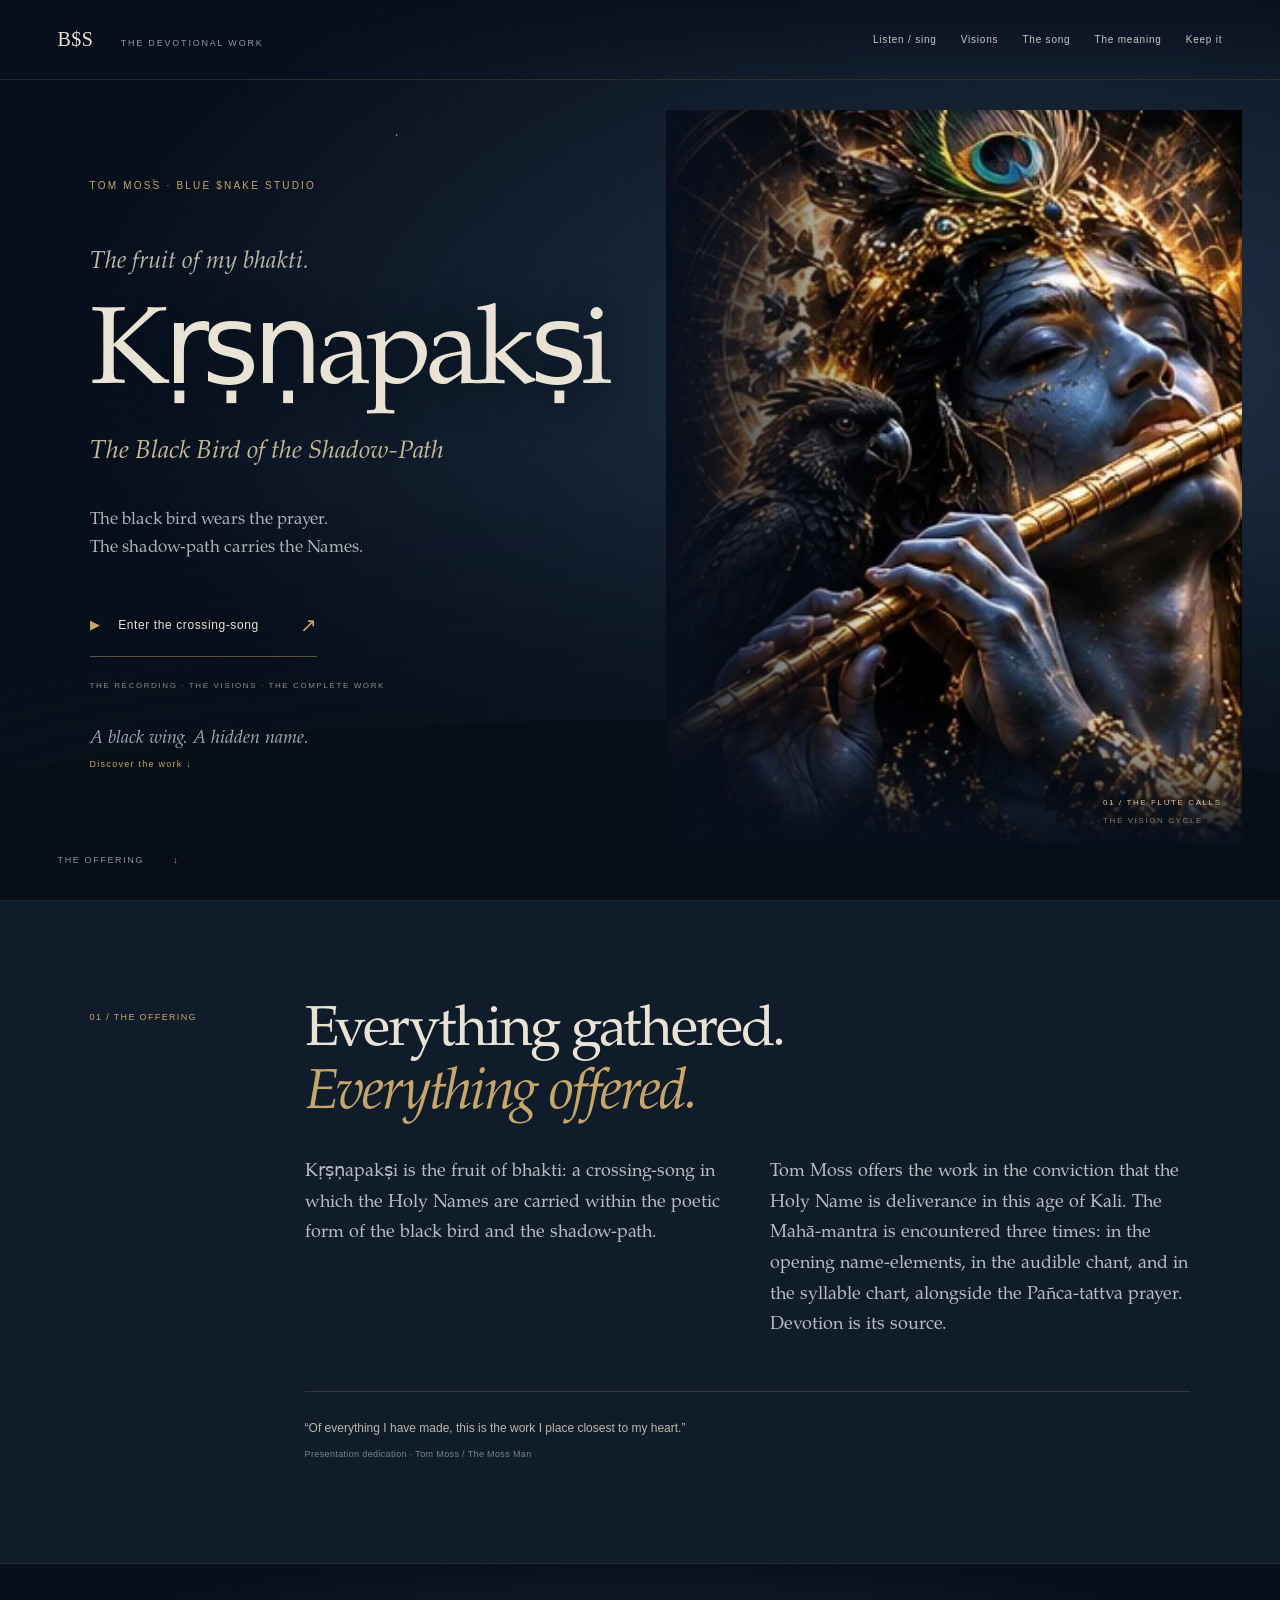
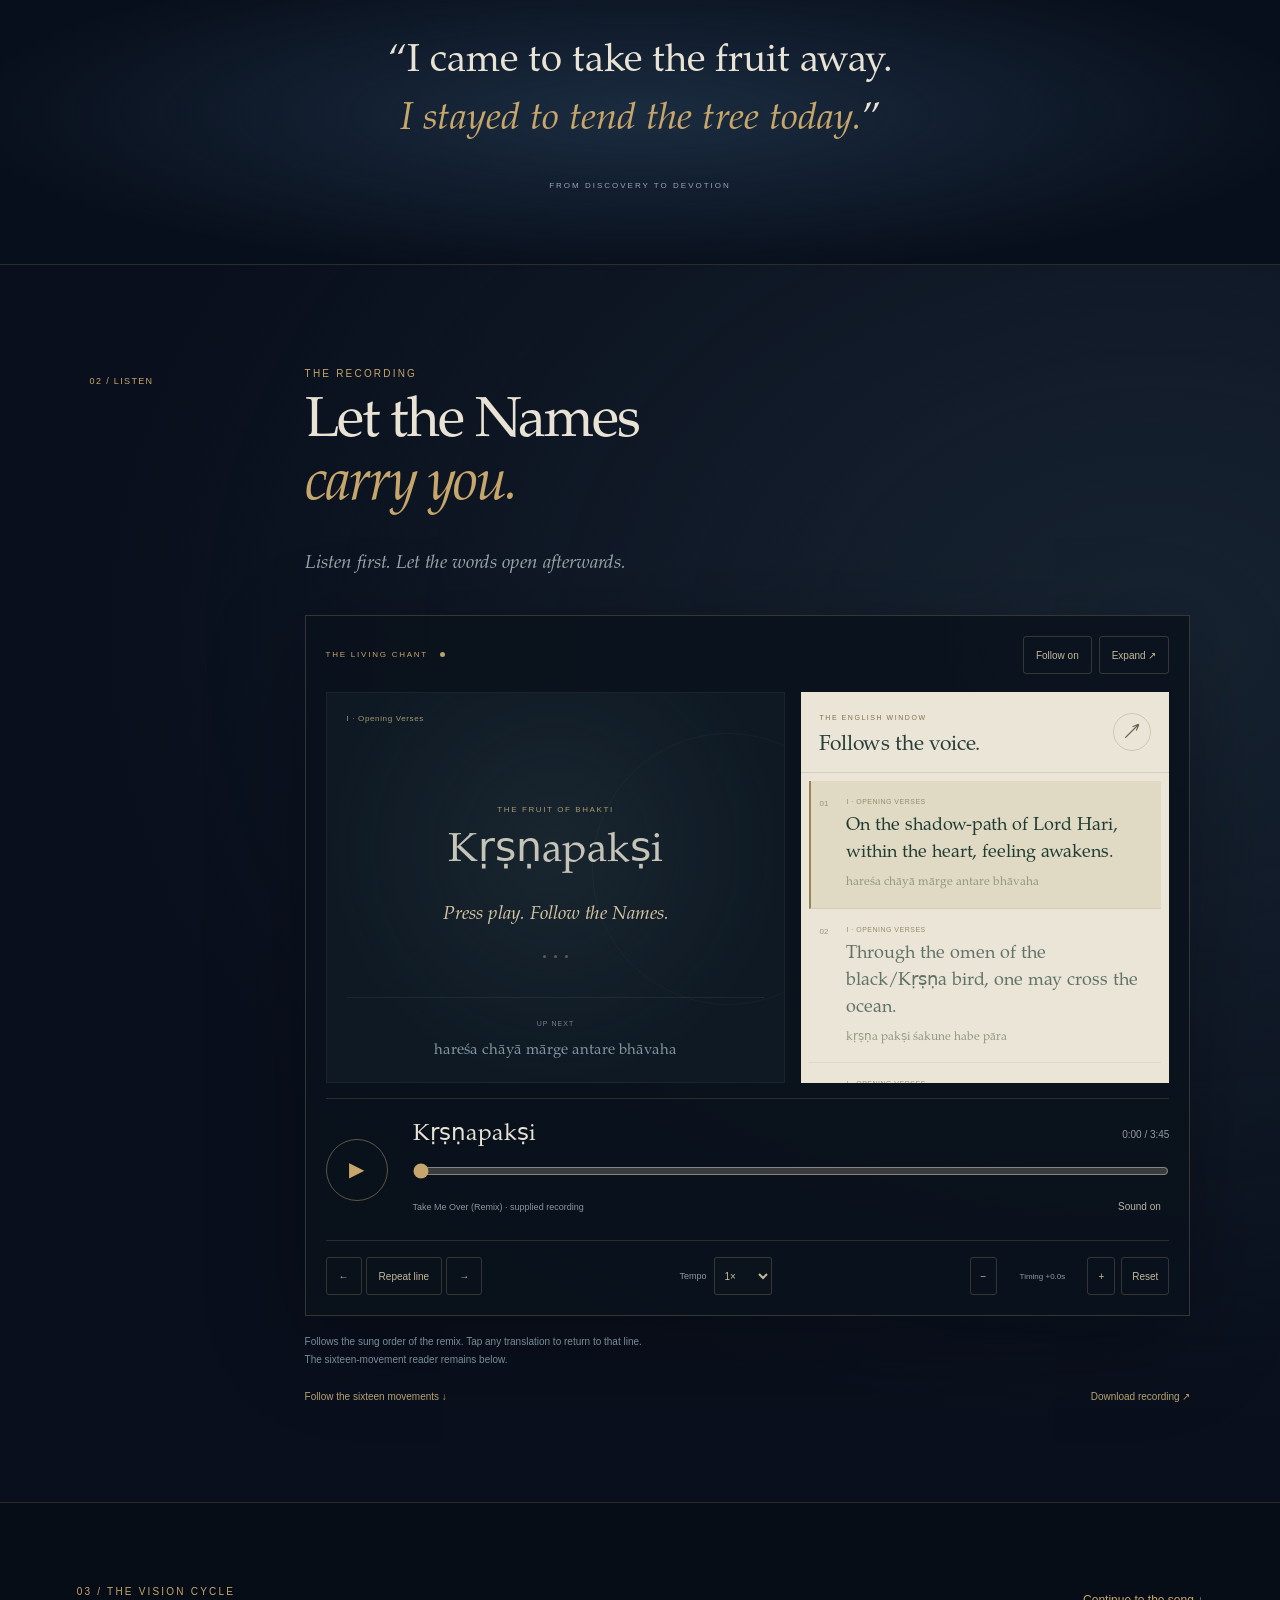
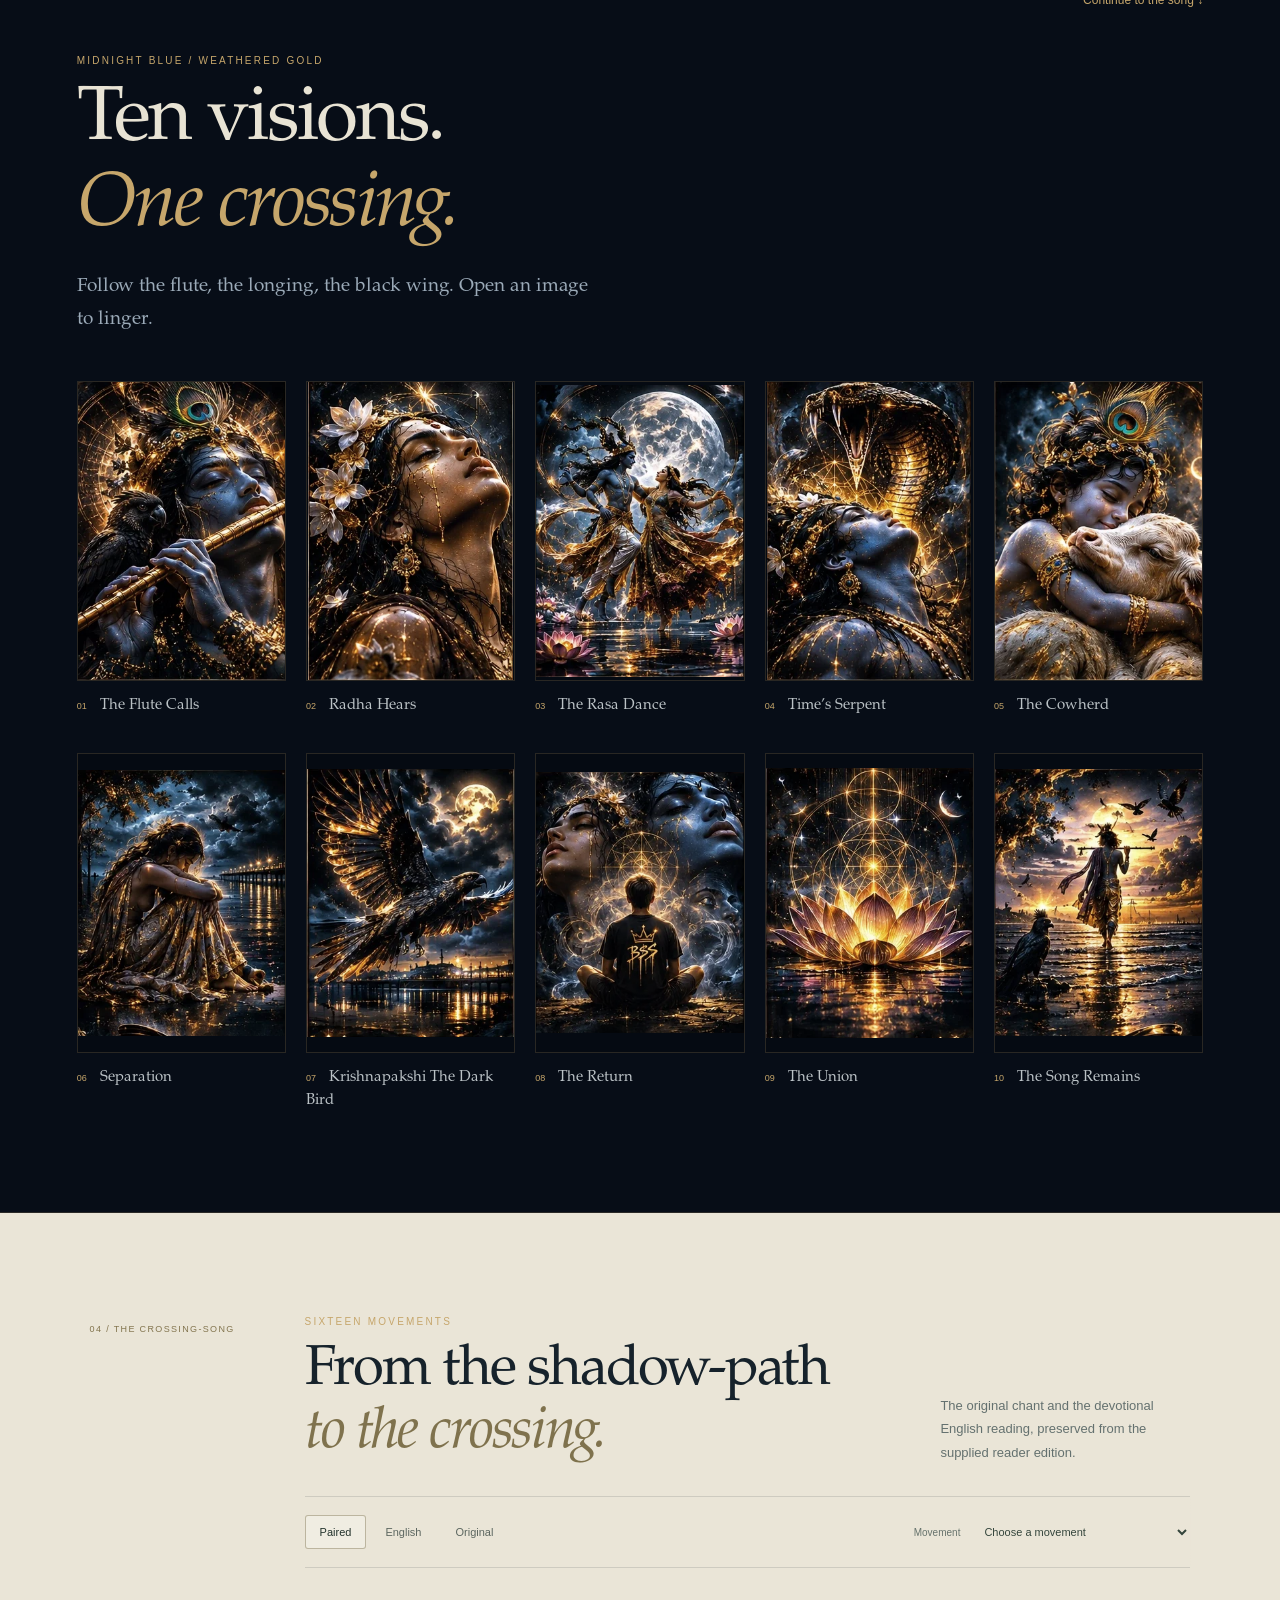
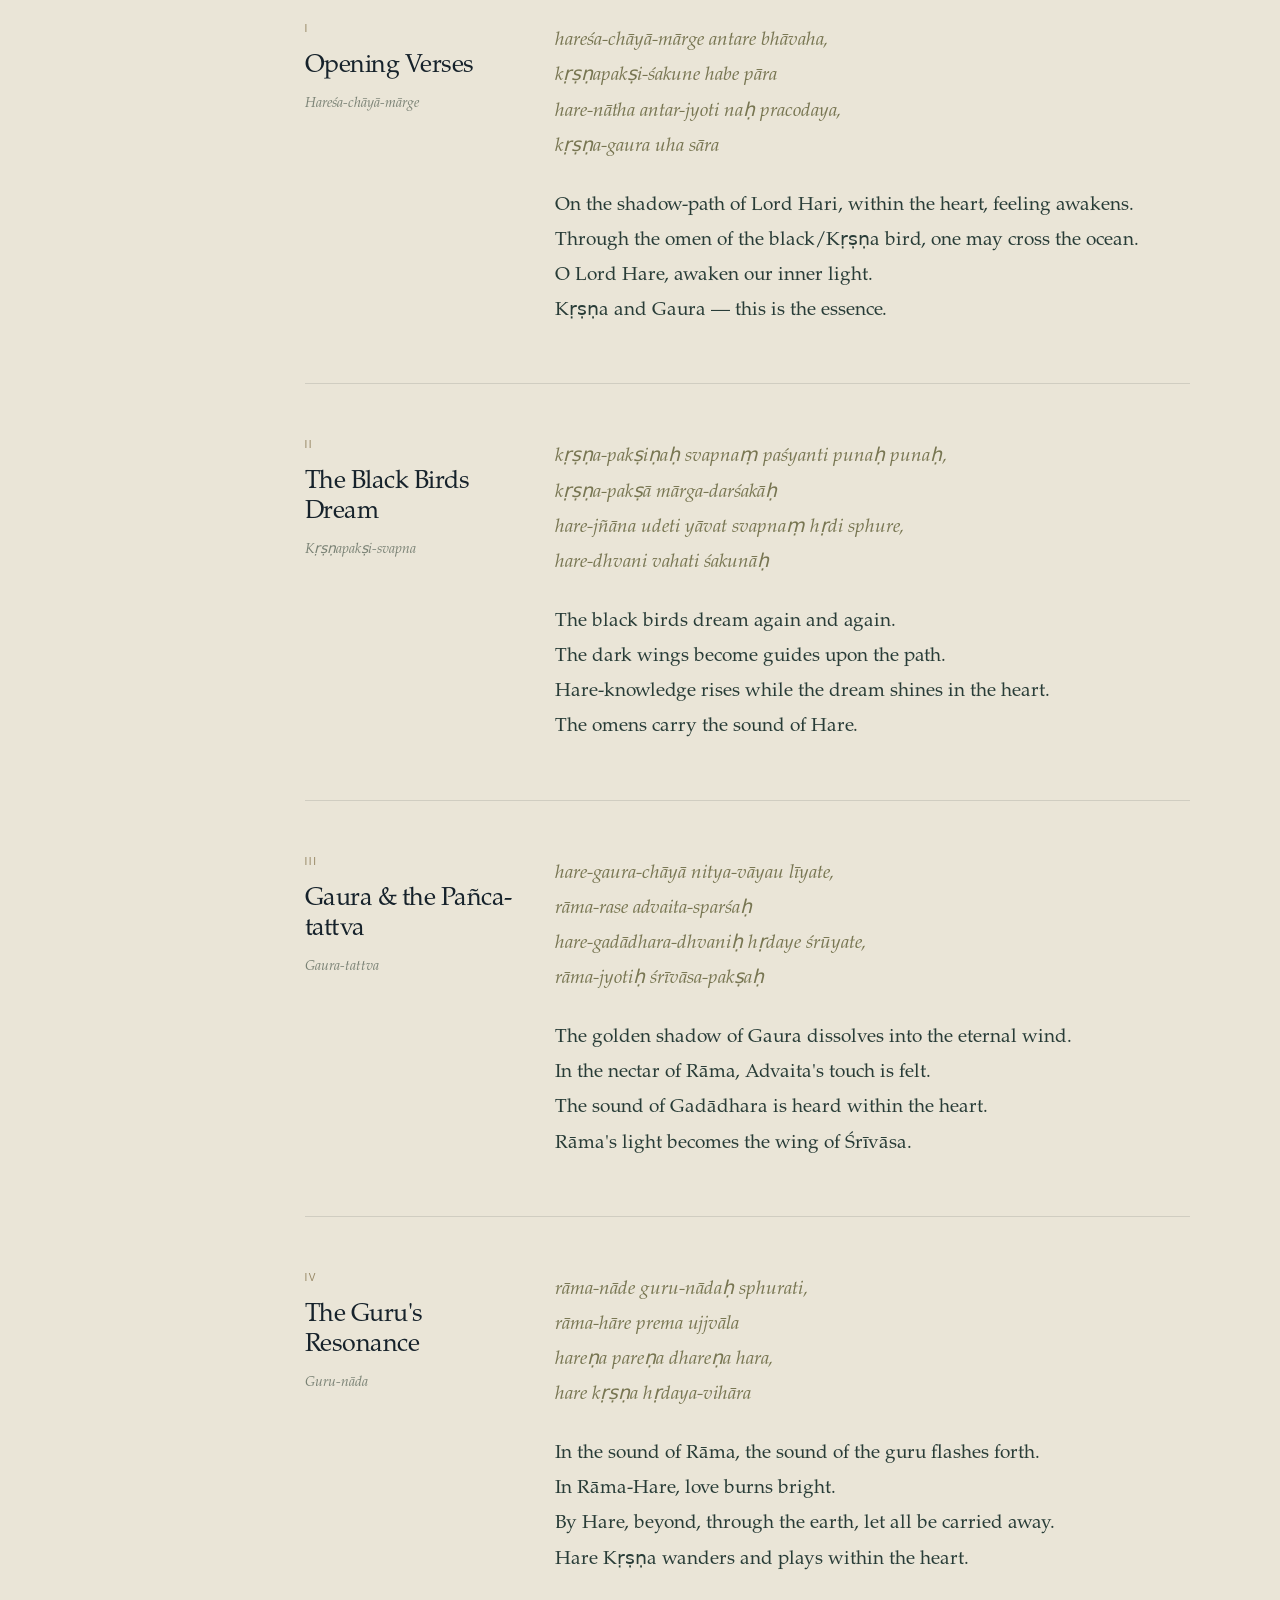
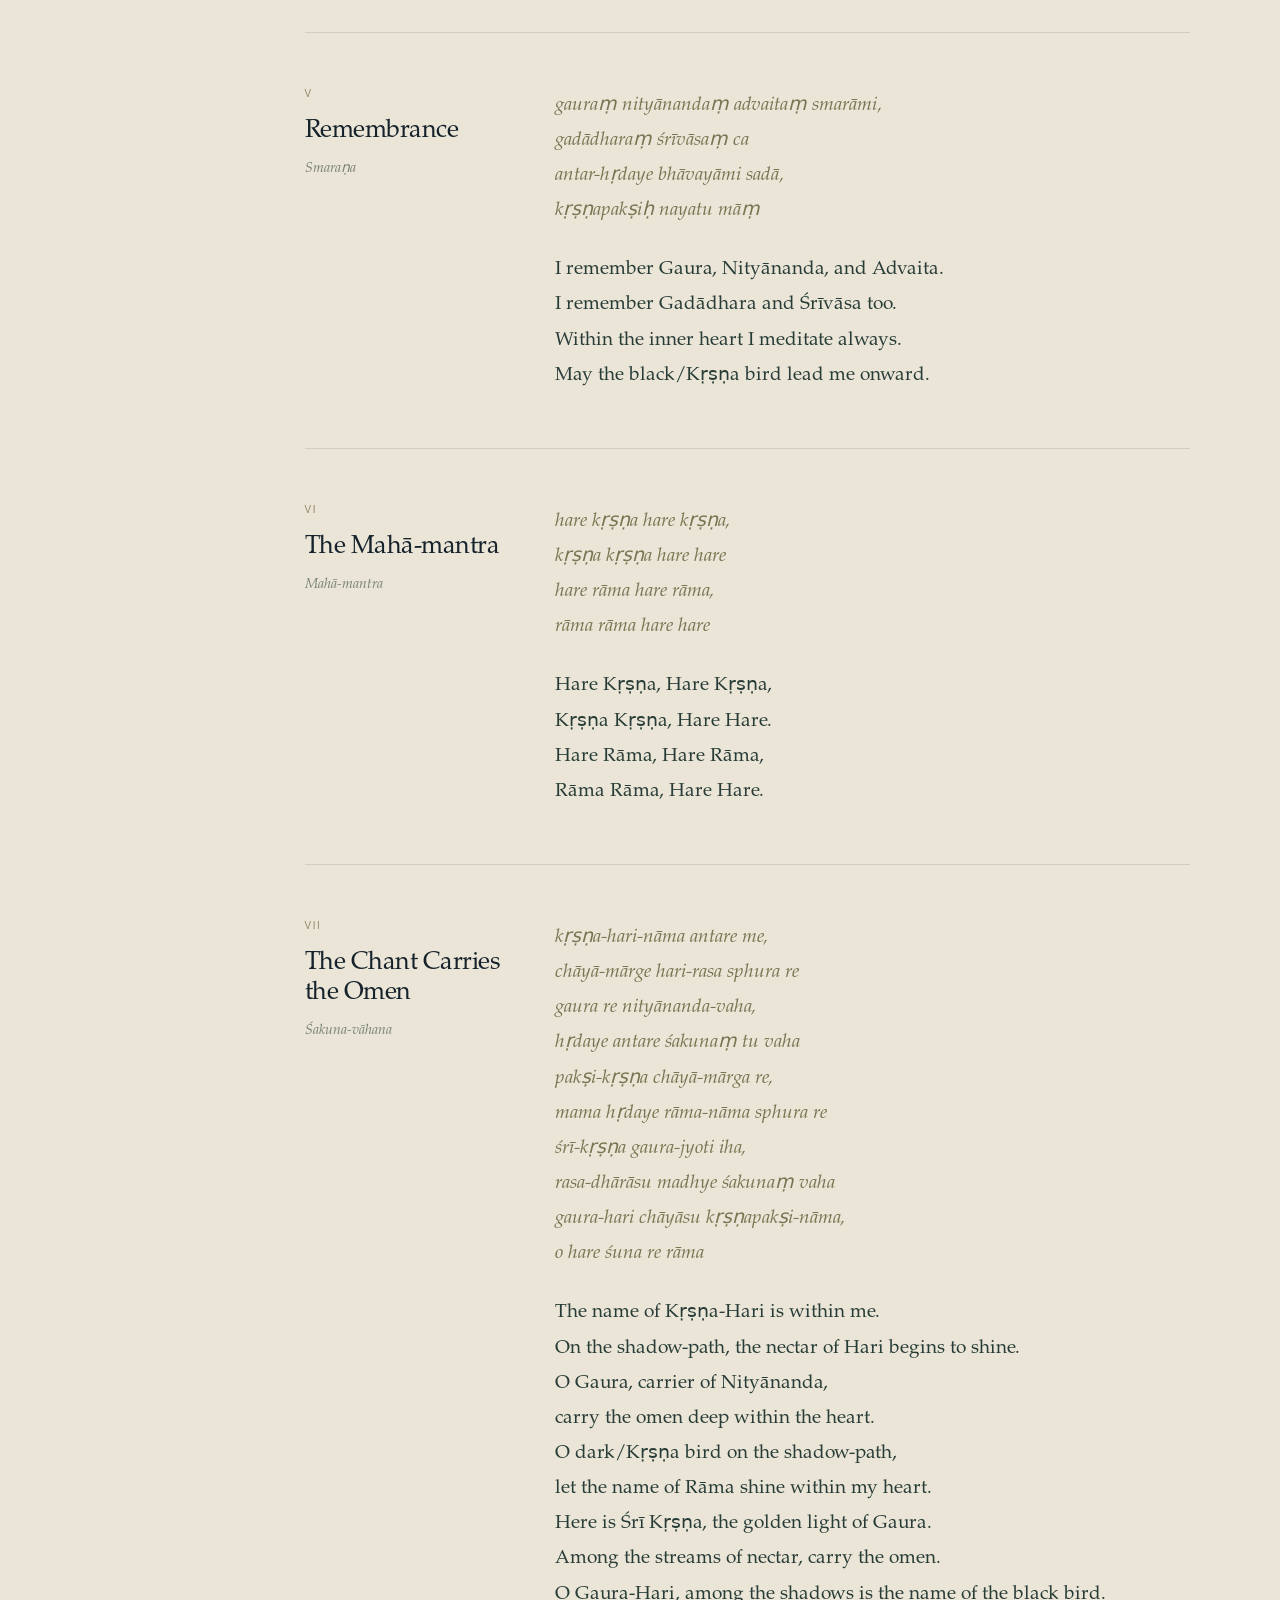
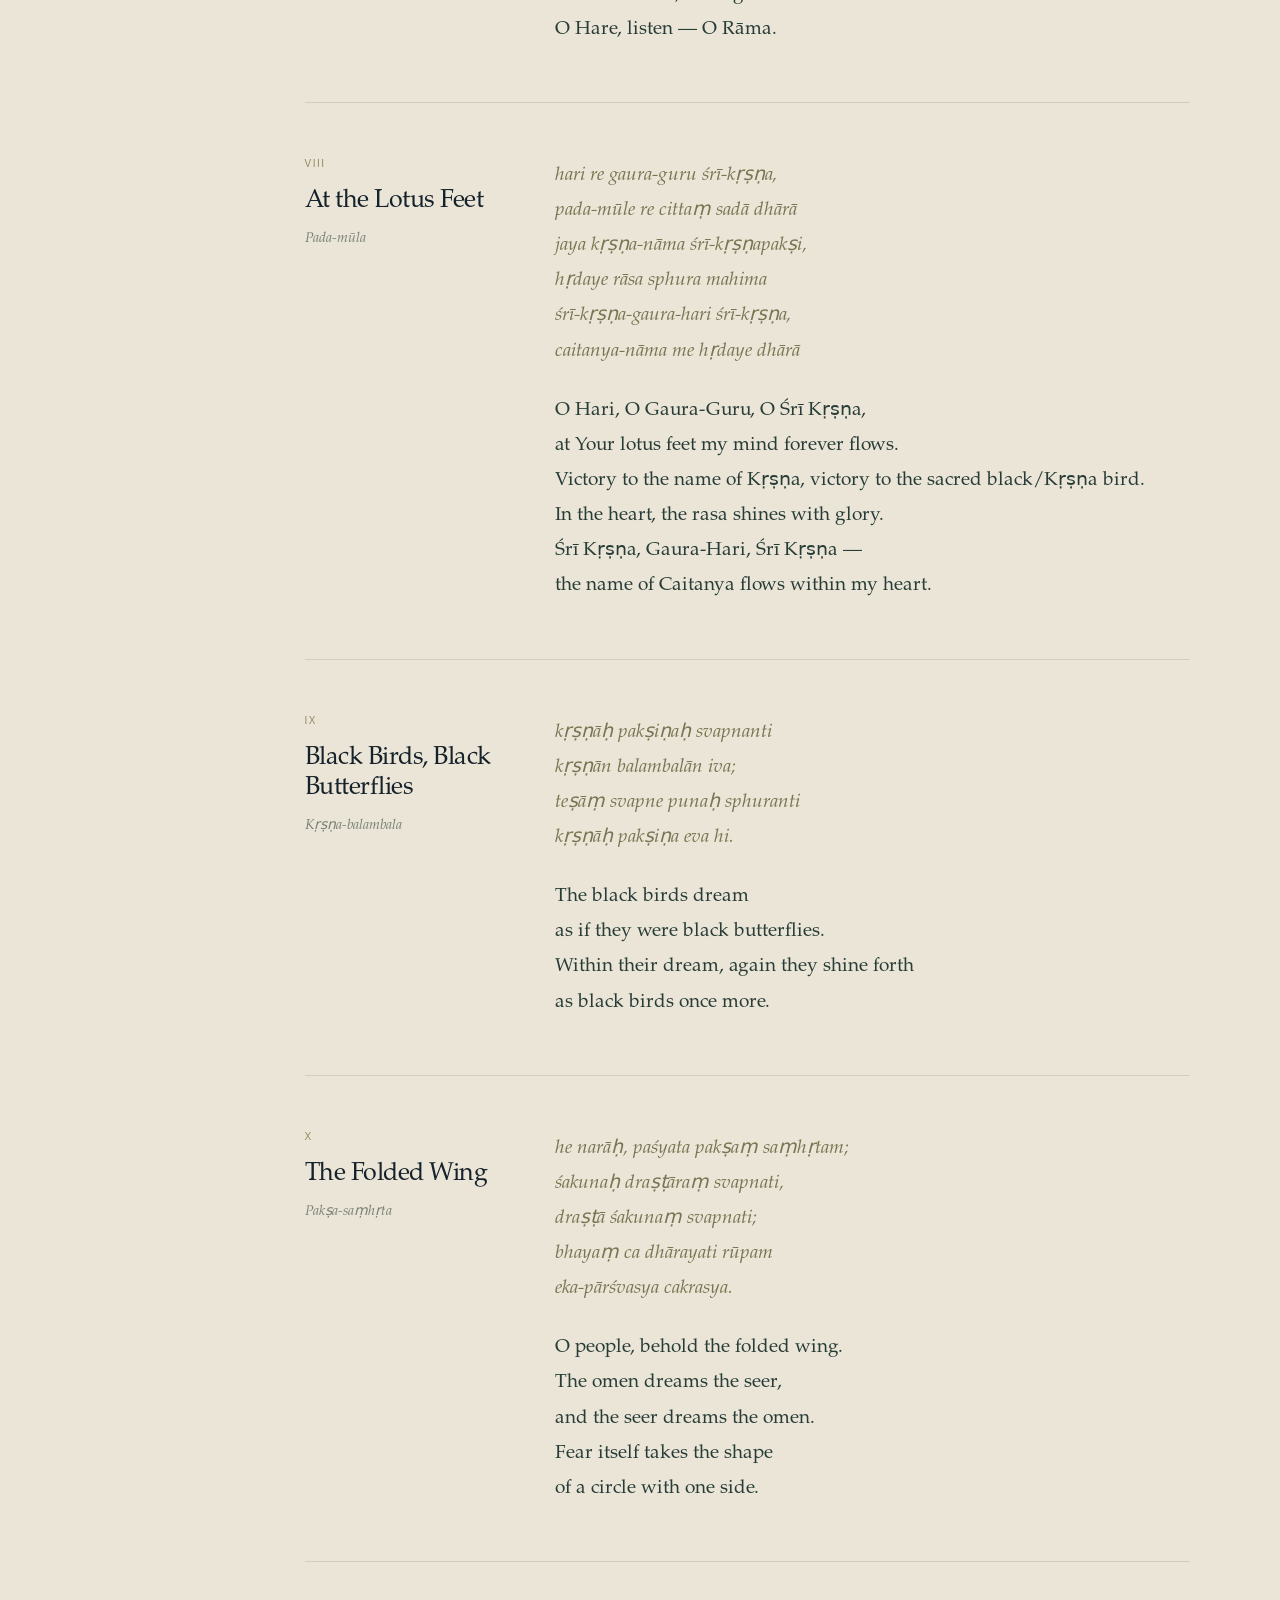
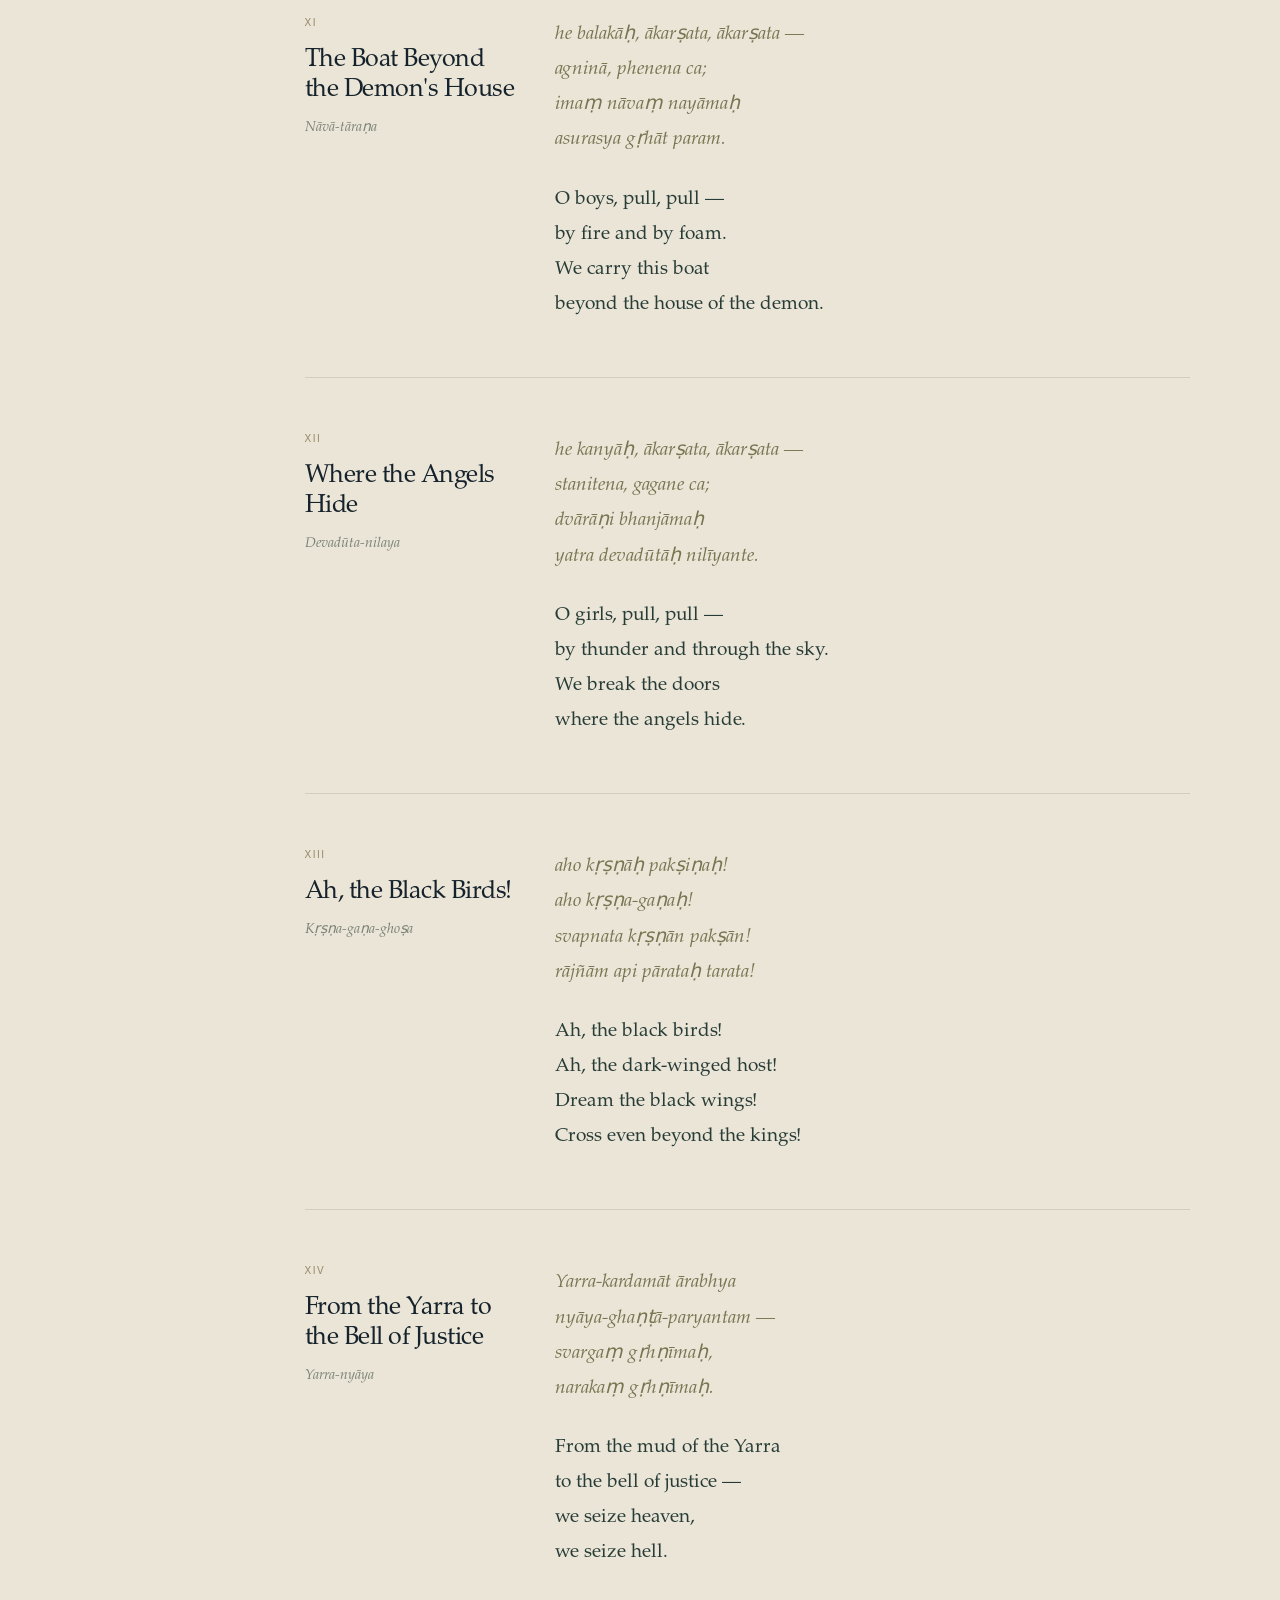
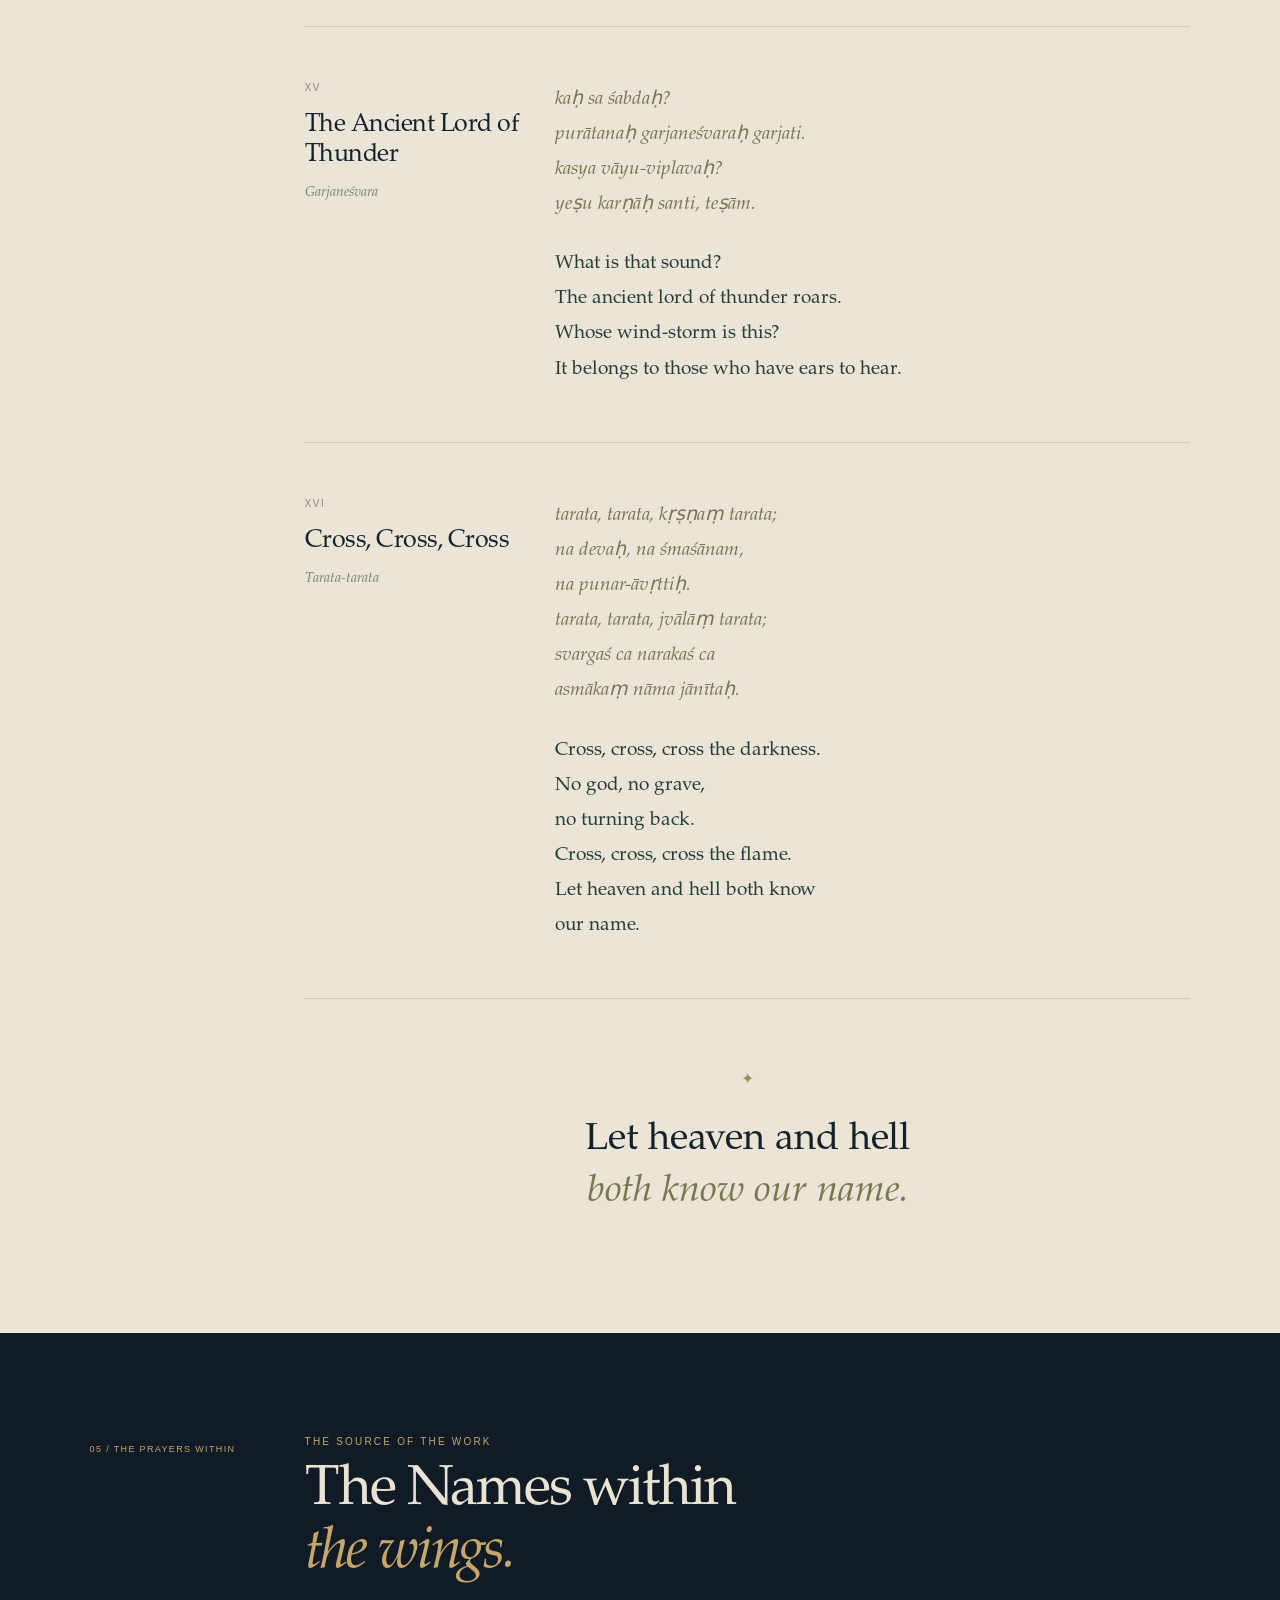
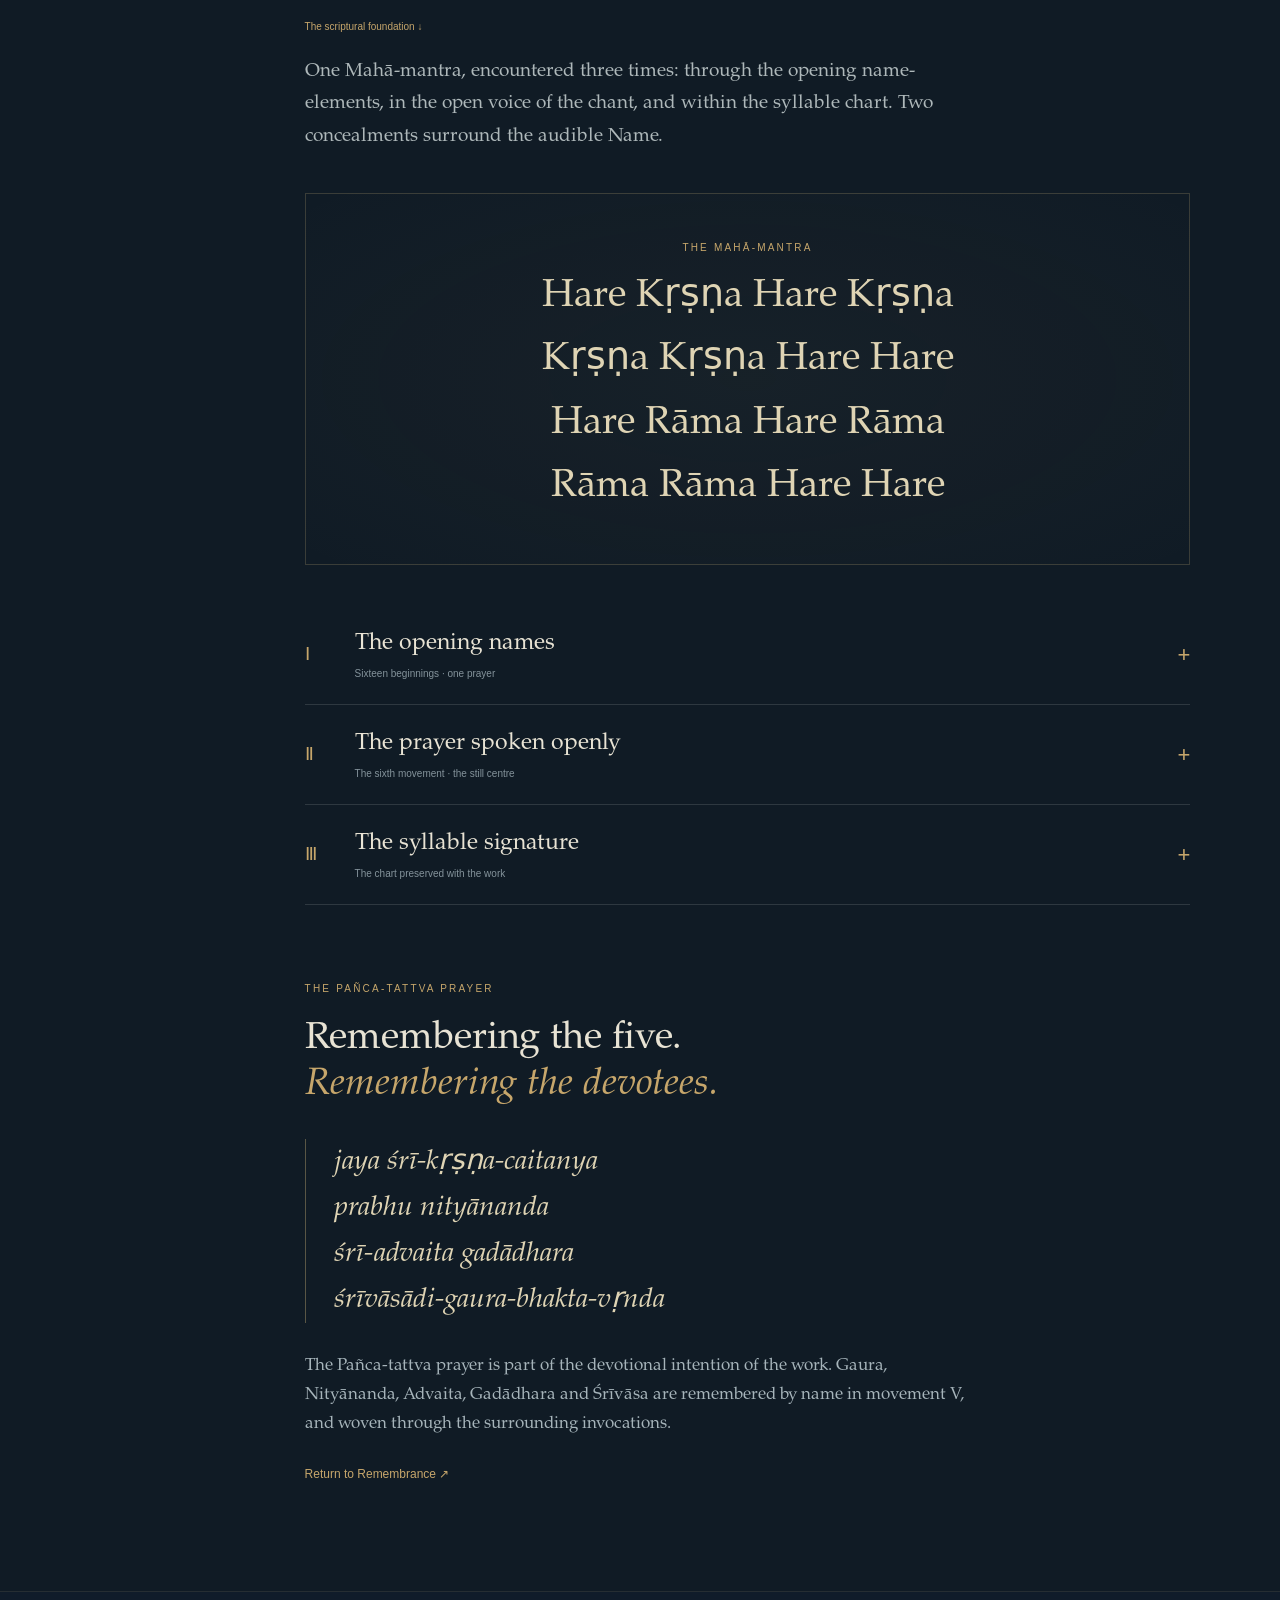
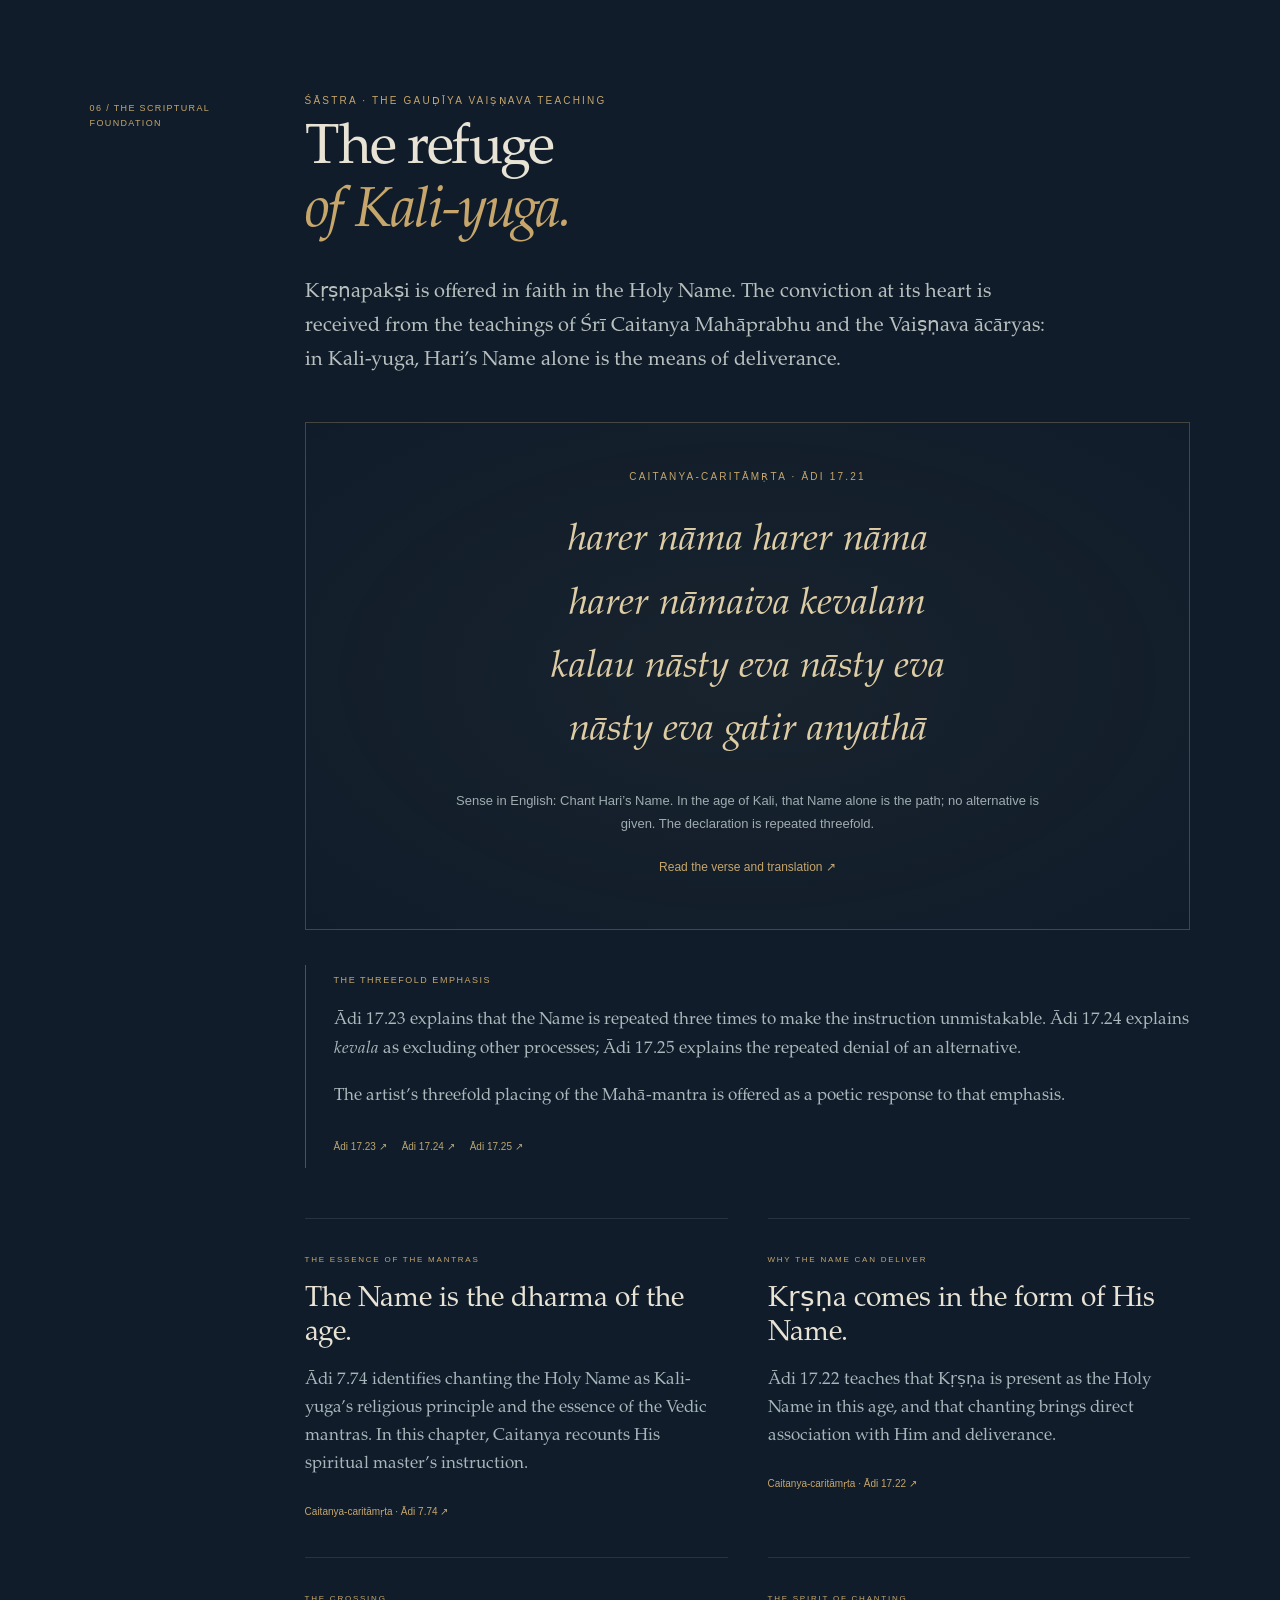
<file: complete-edition.html>
<!doctype html><html lang="en"><head><meta charset="utf-8"><meta name="viewport" content="width=device-width,initial-scale=1"><title>Kṛṣṇapakṣi — The Complete Work</title><meta http-equiv="refresh" content="0;url=index.html#fruit"><link rel="canonical" href="index.html"></head><body style="background:#090f19;color:#e8e3d4;font-family:Georgia,serif;padding:10vw"><h1>The complete work is together.</h1><p><a style="color:#c9ac70" href="index.html#fruit">Enter Kṛṣṇapakṣi — the recording, visions and literary companion →</a></p><script>const hash=location.hash;location.replace('index.html'+(/^#chapter-\d+$/.test(hash)||hash==='#visions'?hash:'#fruit'));</script></body></html>
</file>
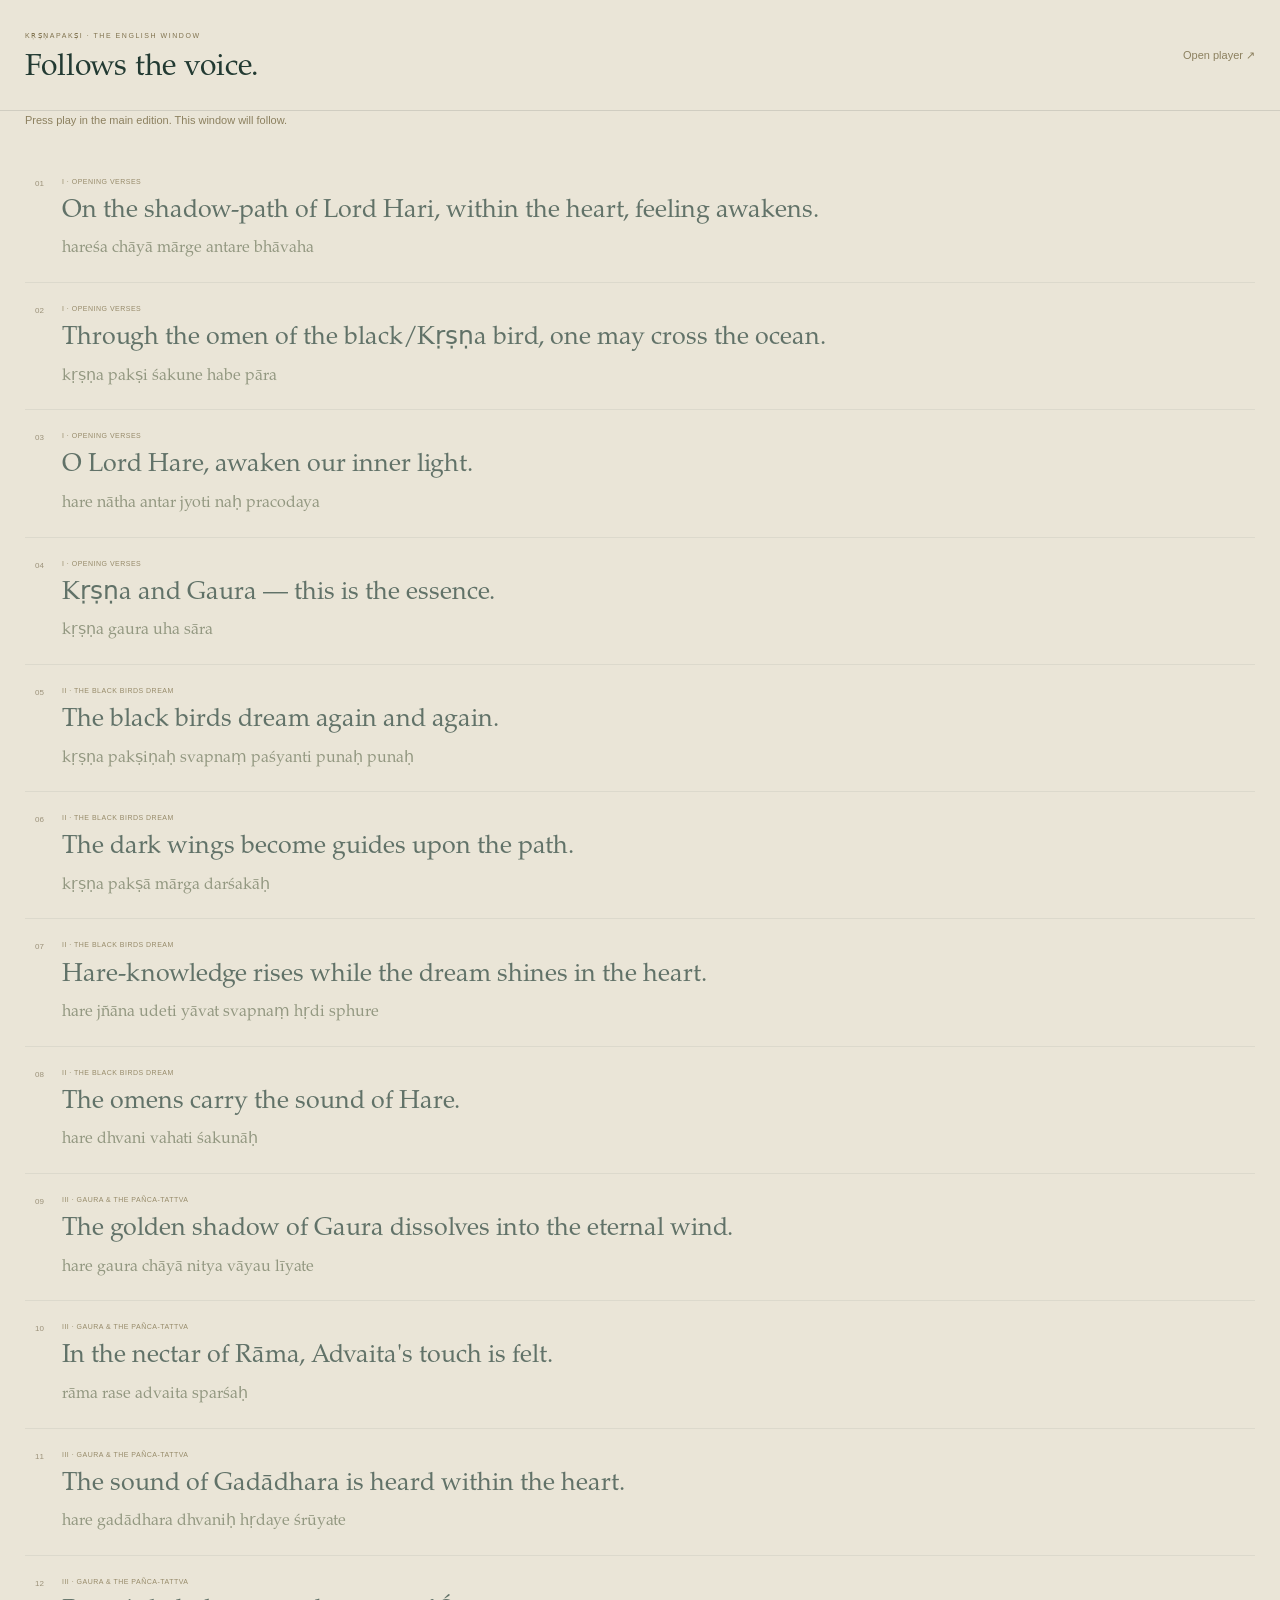
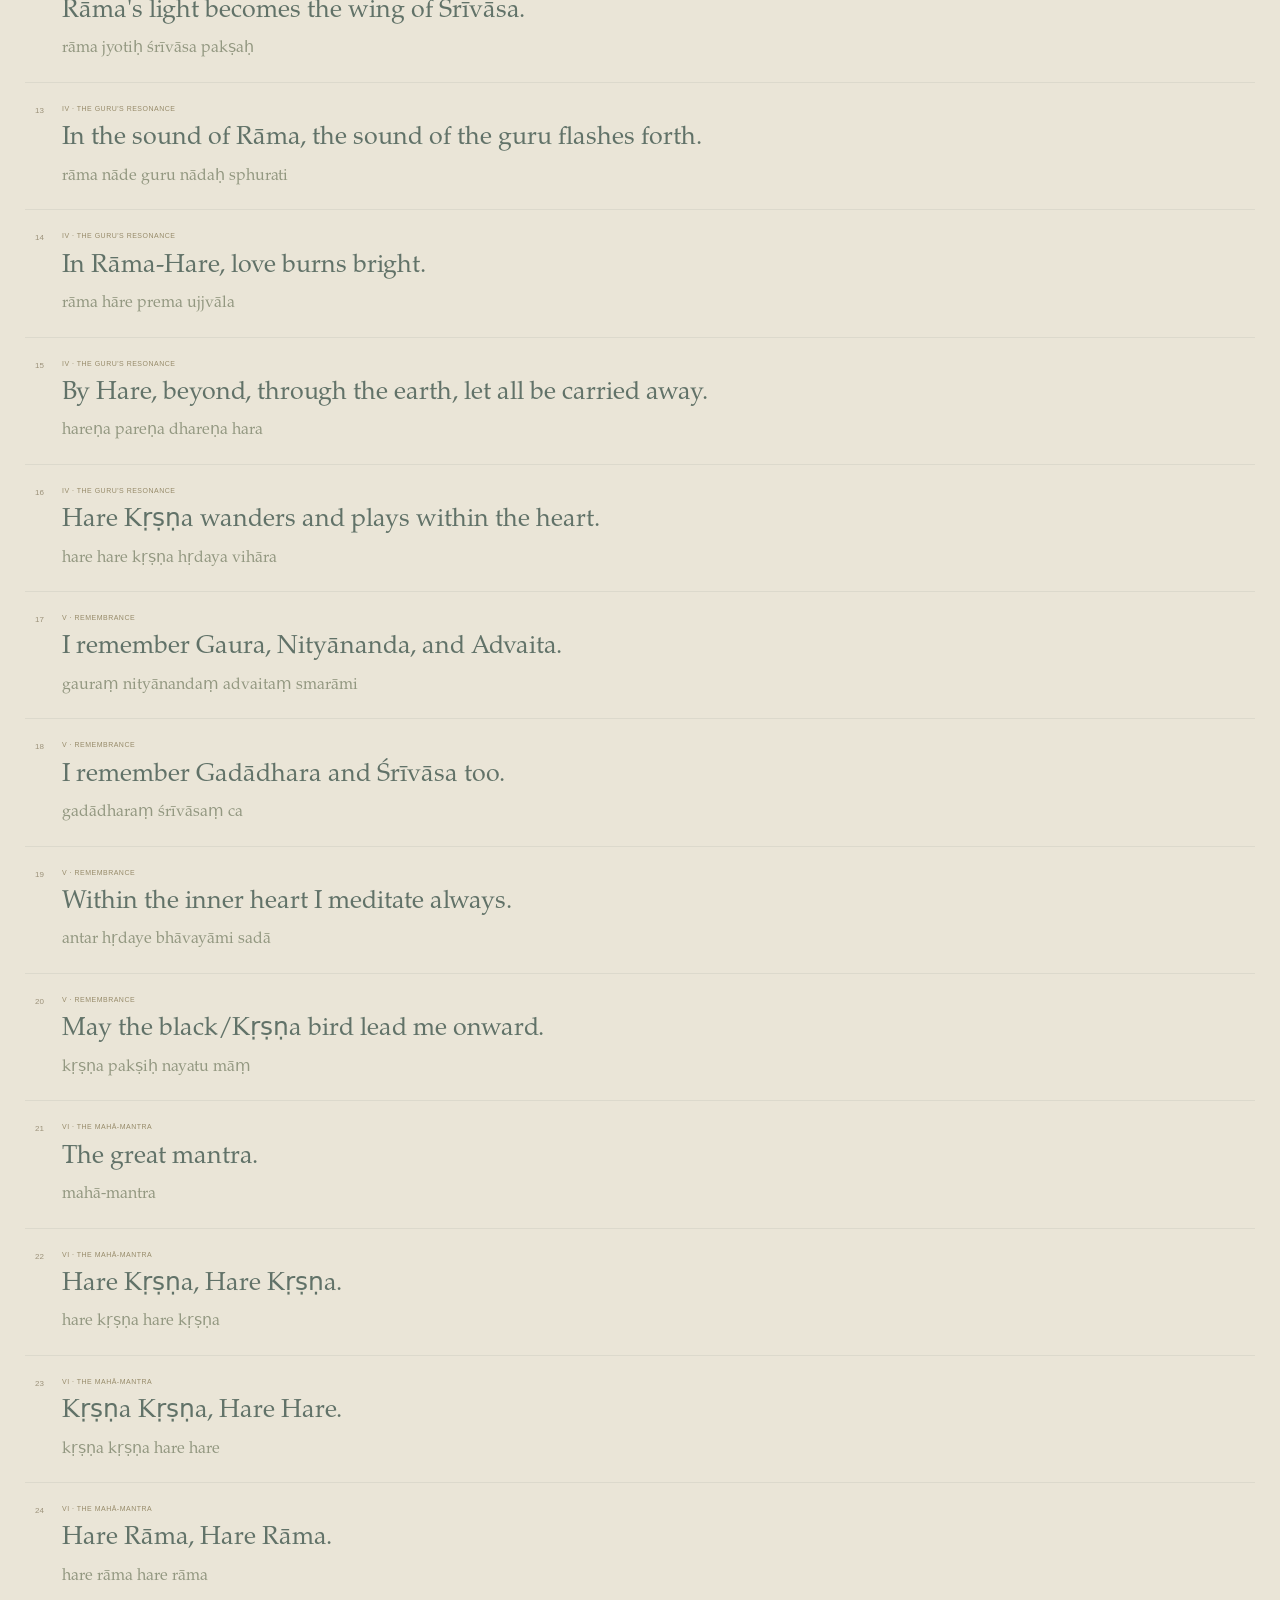
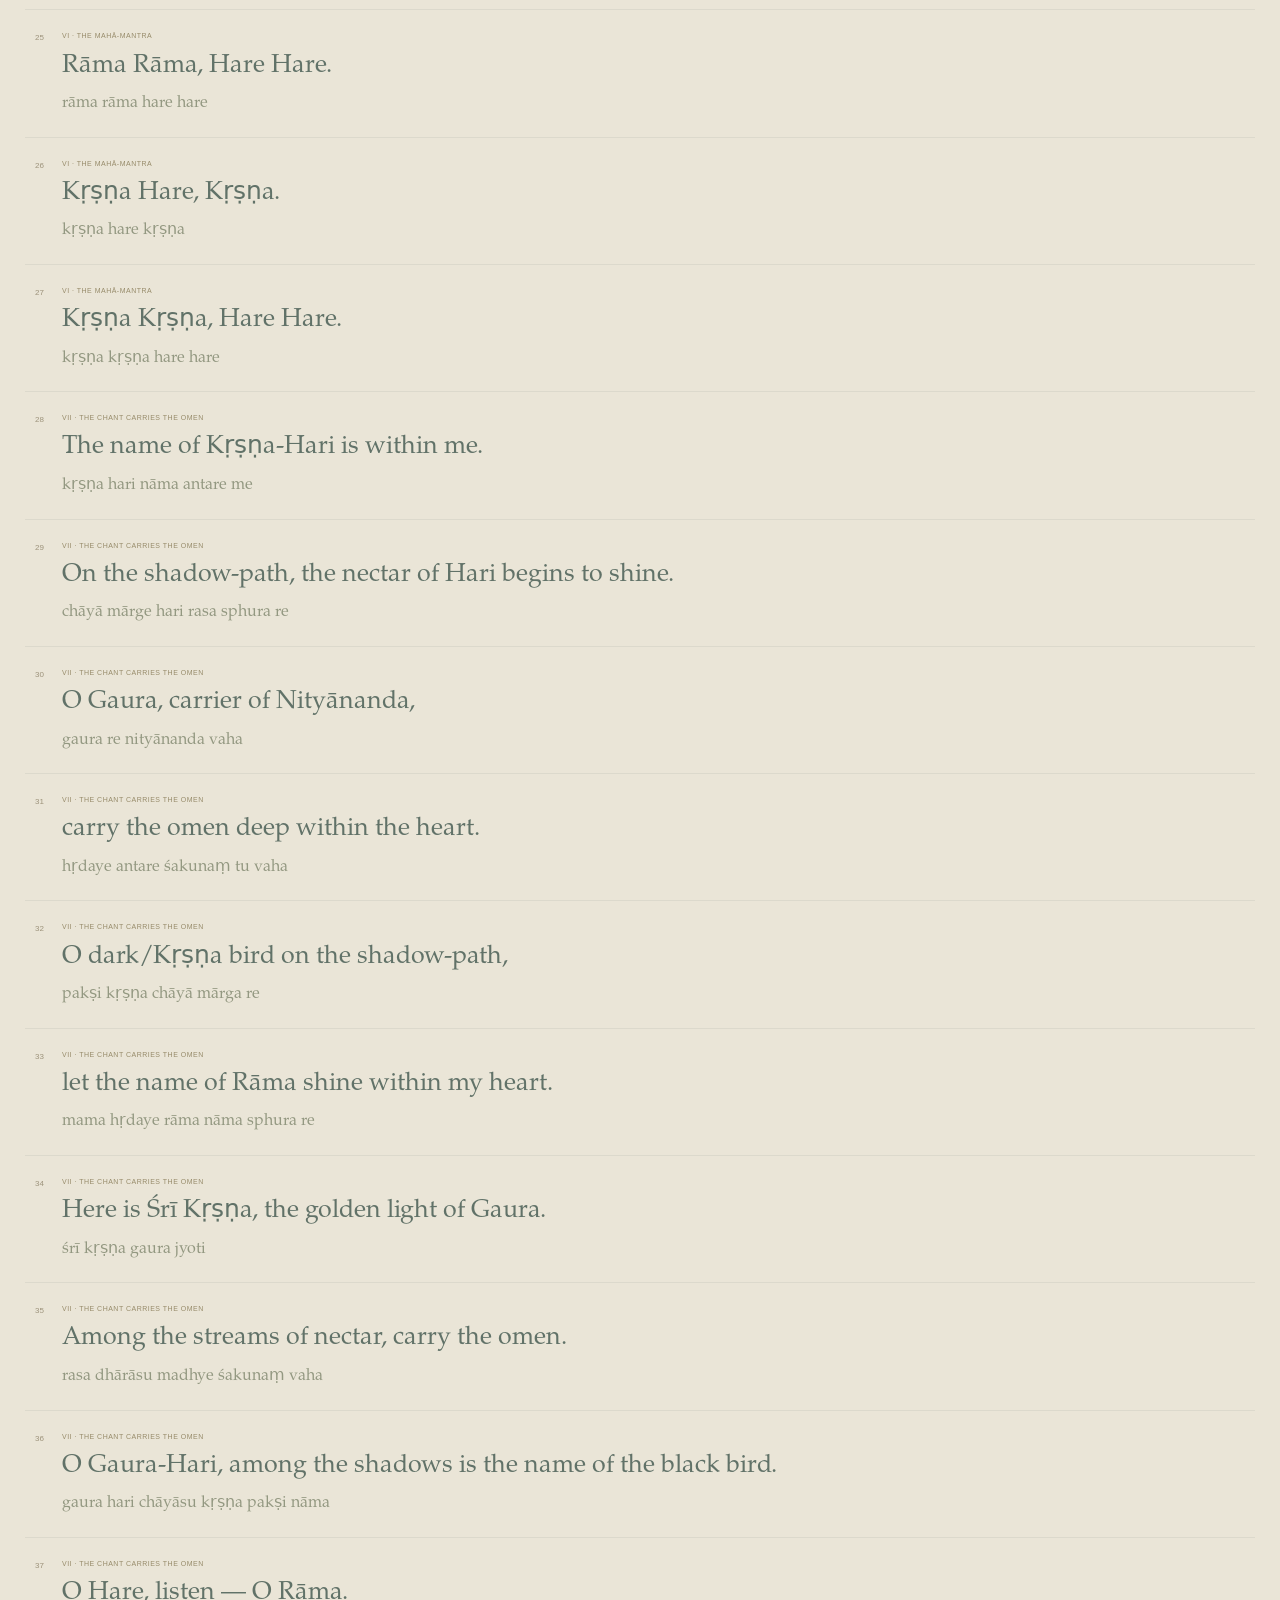
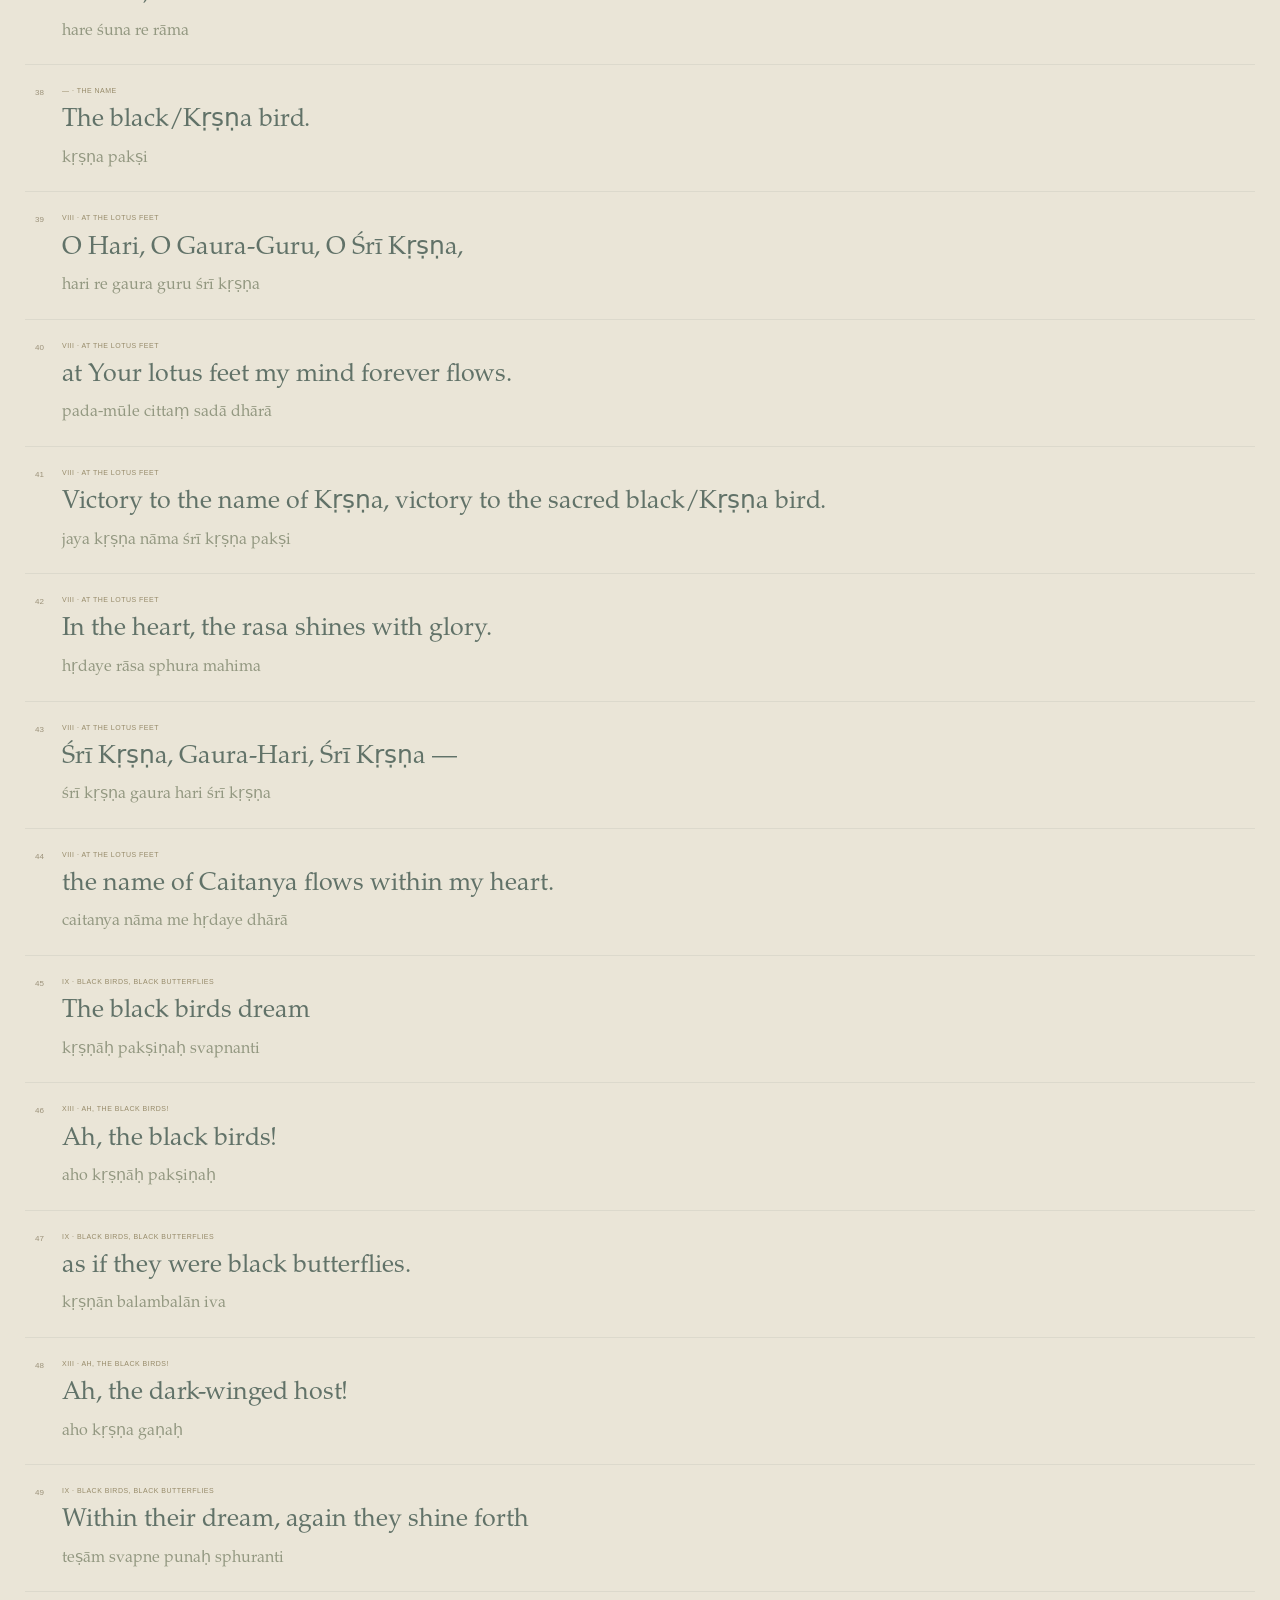
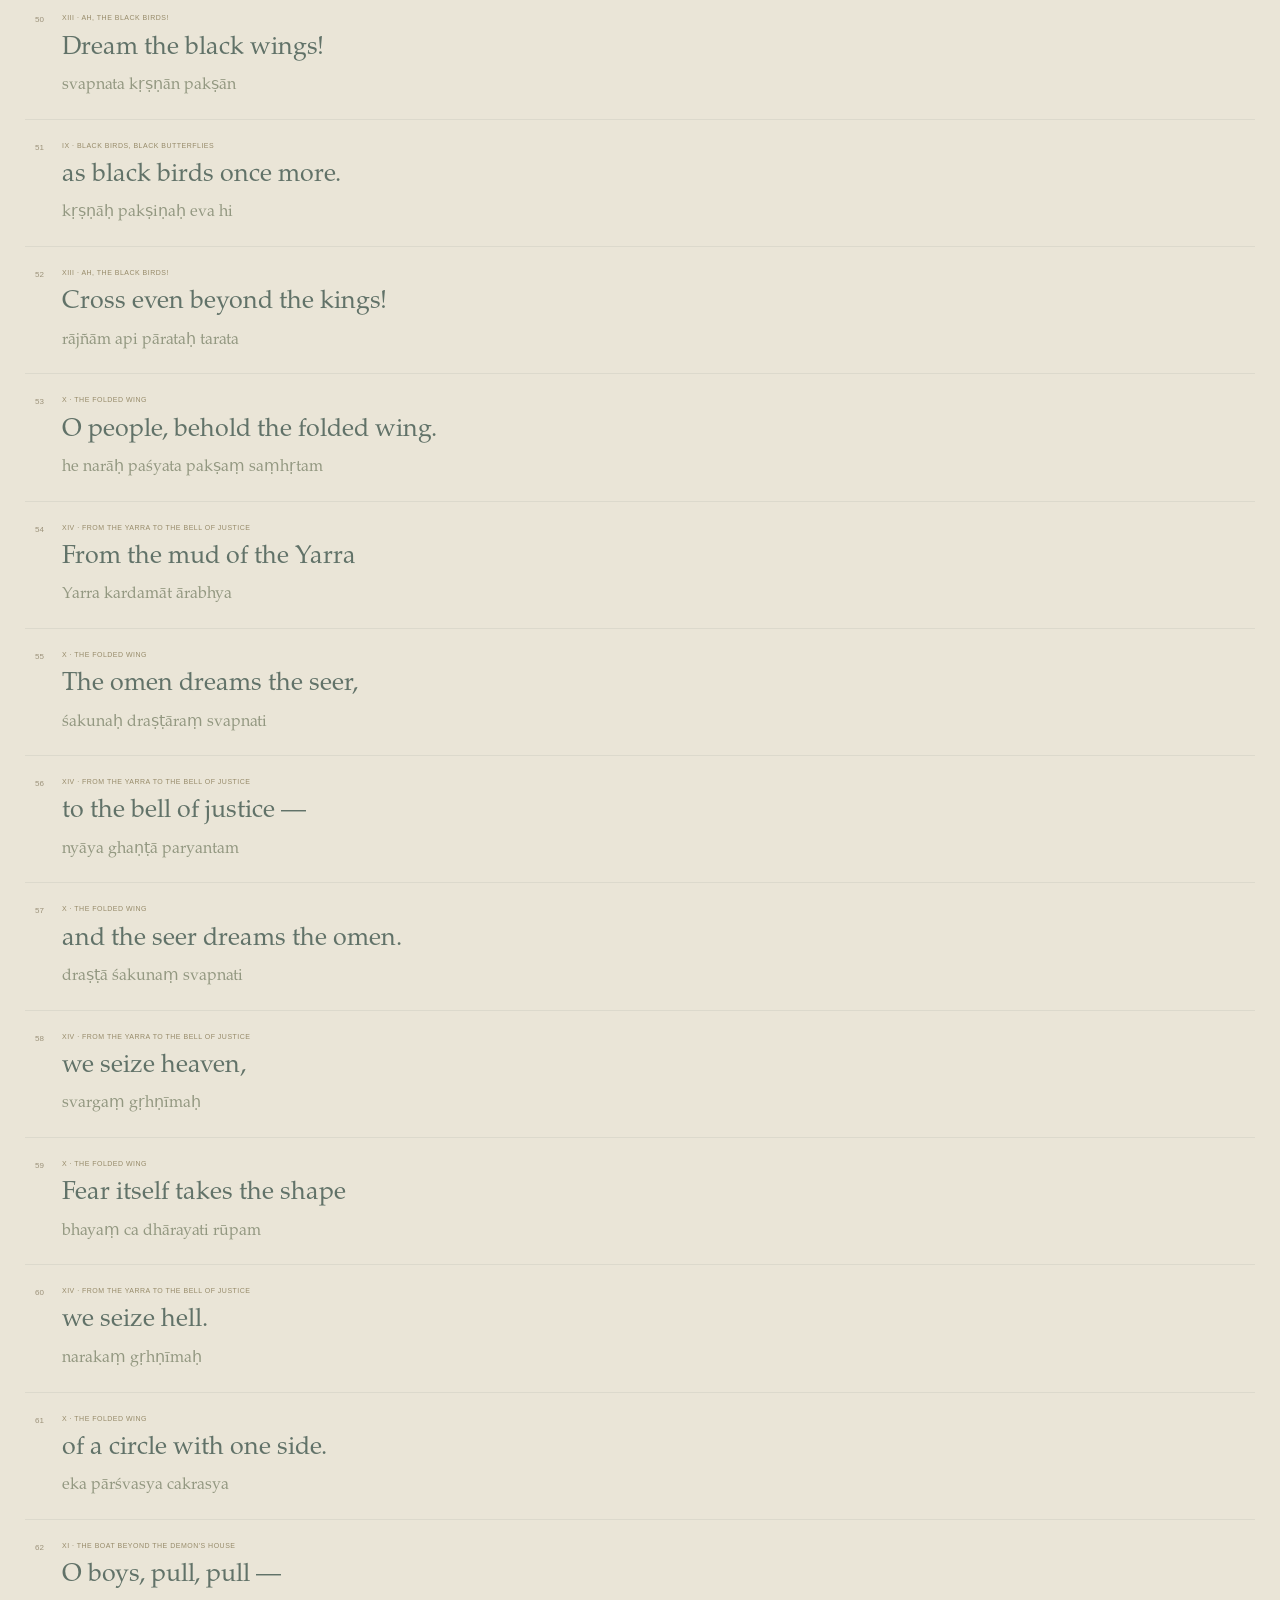
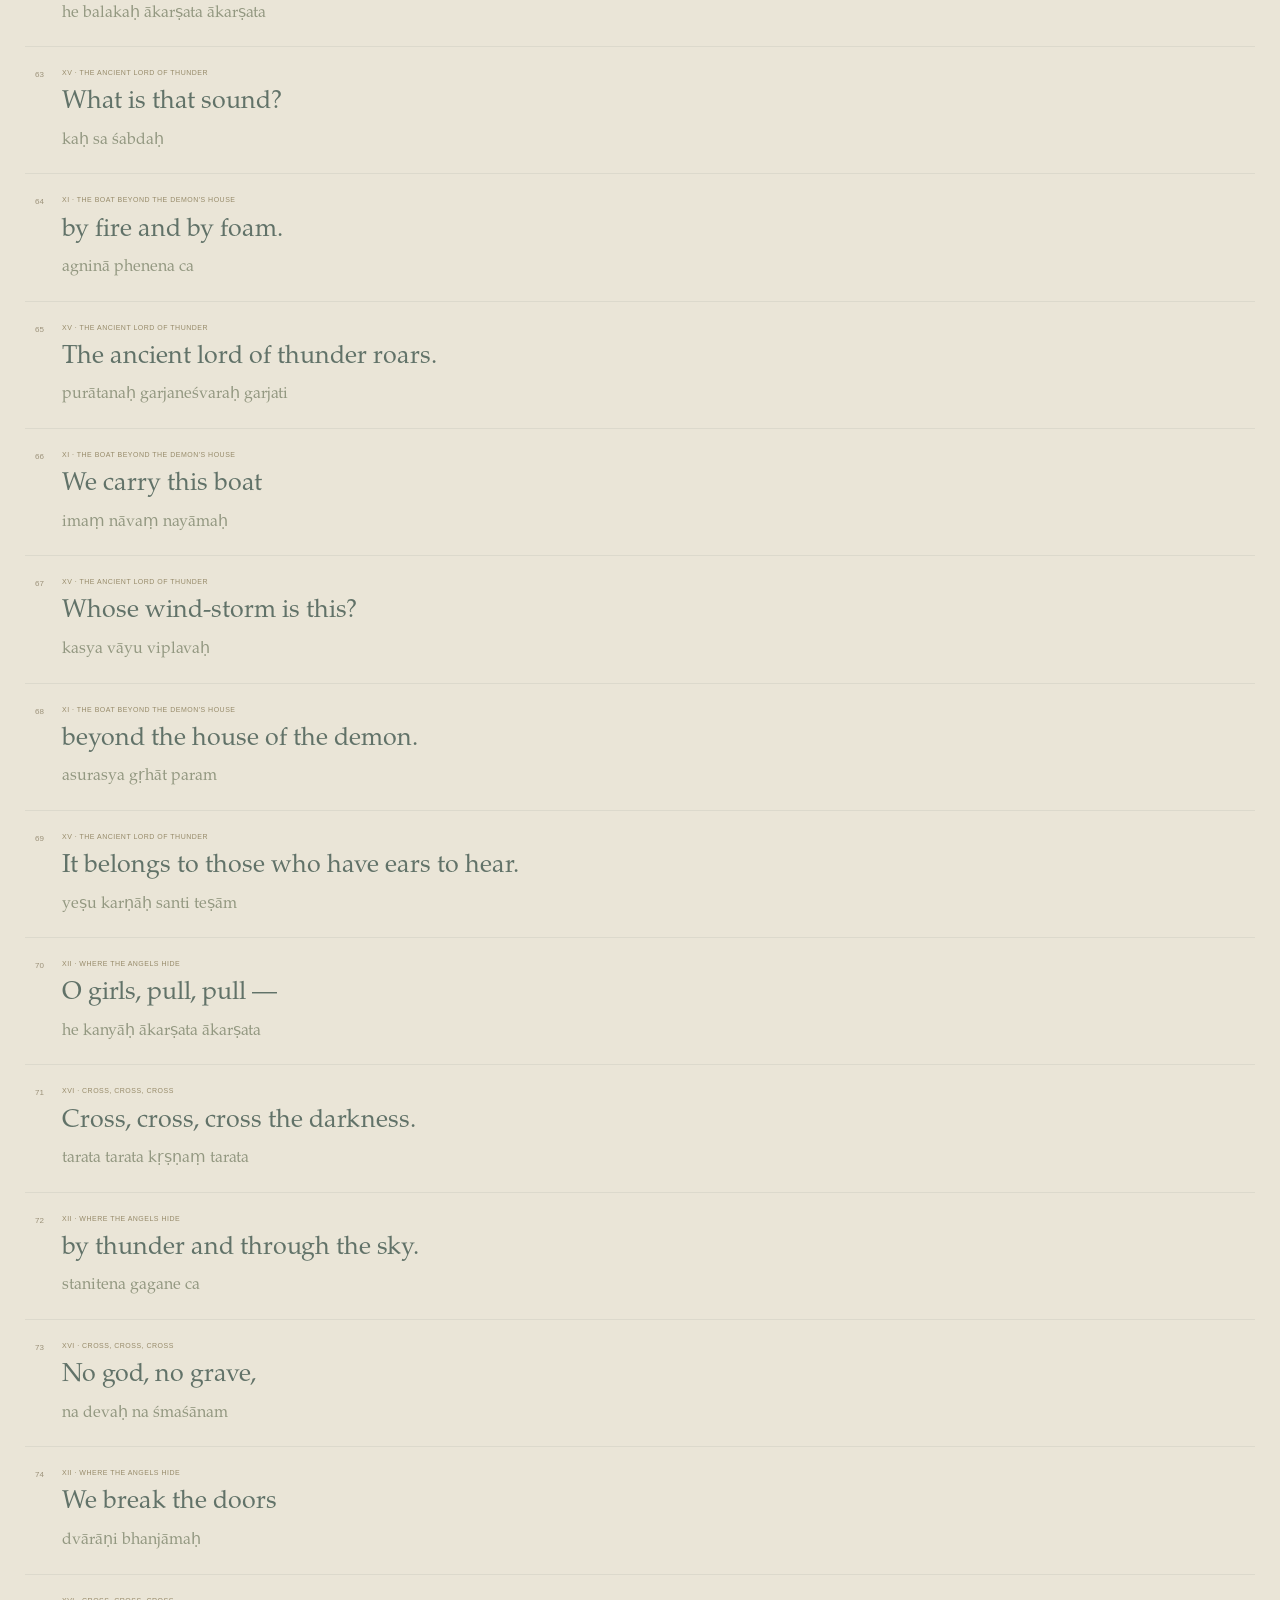
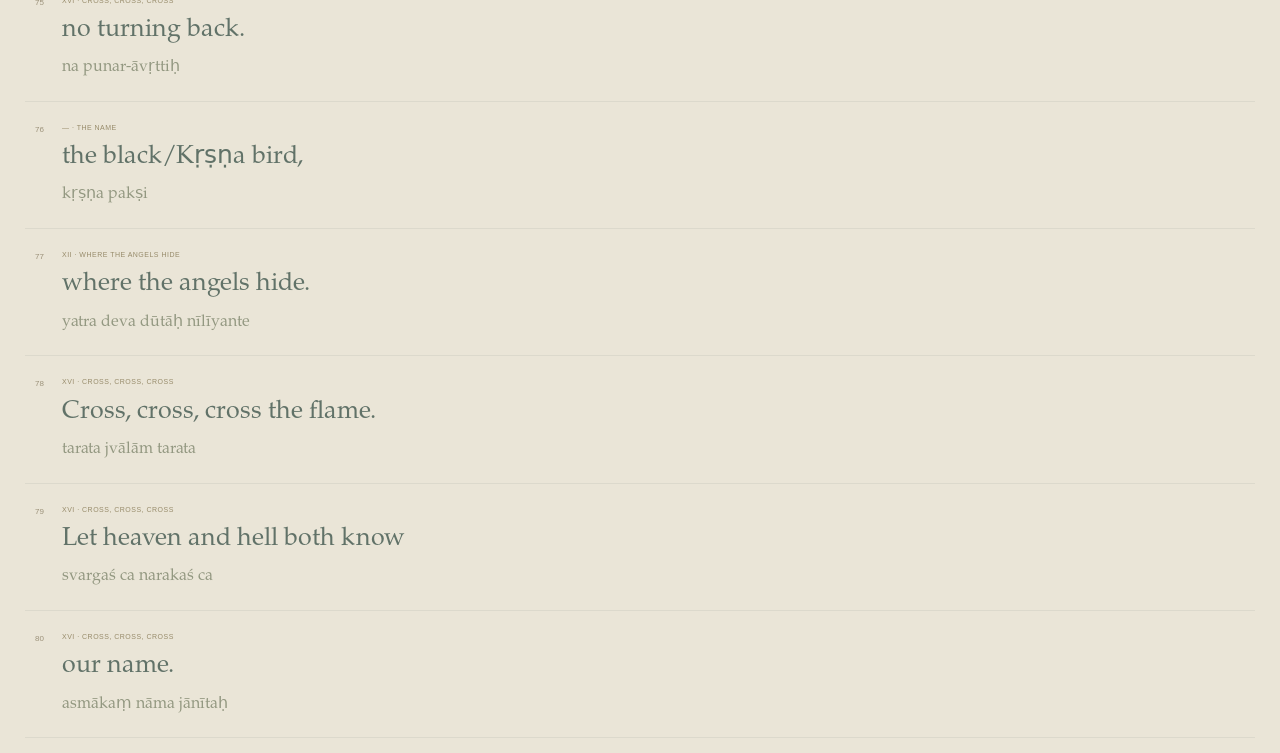
<file: translation.html>
<!doctype html><html lang="en"><head><meta charset="utf-8"><meta name="viewport" content="width=device-width,initial-scale=1"><title>Kṛṣṇapakṣi · English companion</title><link rel="stylesheet" href="style.css"><link rel="icon" href="icon.svg"></head><body class="companion"><header class="translation-title" style="position:sticky"><div><span class="eyebrow">KṚṢṆAPAKṢI · THE ENGLISH WINDOW</span><p>Follows the voice.</p></div><a class="companion-return" href="./#listening" target="_blank" rel="noopener">Open player ↗</a></header><p id="connection" class="companion-status" role="status">Press play in the main edition. This window will follow.</p><main id="companion-rows" class="translation-scroll"></main><button id="companion-follow" class="resume-follow" hidden>Return to the voice ↓</button><script type="module" src="translation.js"></script></body></html>
</file>
<file: style.css>
@font-face{font-family:Offering;src:url('assets/serif.otf')}@font-face{font-family:Offering;src:url('assets/serif-italic.otf');font-style:italic}:root{--night:#090f19;--ink:#e8e3d4;--gold:#b6a270;--muted:#939b9e;--line:#ffffff21;--paper:#eae5d7;--dark:#16222b}*{box-sizing:border-box}html{scroll-behavior:smooth;scroll-padding-top:100px}body{margin:0;background:var(--night);color:var(--ink);font-family:Offering,Georgia,serif;-webkit-font-smoothing:antialiased}a{color:inherit;text-decoration:none}button,input,select{font:inherit}button,a,input,select,summary{-webkit-tap-highlight-color:transparent}a:focus-visible,button:focus-visible,summary:focus-visible,input:focus-visible,select:focus-visible{outline:2px solid var(--gold);outline-offset:6px}button{cursor:pointer}header{position:absolute;z-index:5;top:0;left:0;width:100%;padding:30px 4.5%;display:flex;justify-content:space-between;align-items:center;border-bottom:1px solid var(--line)}.wordmark{font:20px Georgia,serif;letter-spacing:.02em}.wordmark span{font:9px Arial,sans-serif;letter-spacing:.2em;margin-left:22px;color:var(--muted)}nav{display:flex;gap:28px}nav a{font:11px Arial,sans-serif;letter-spacing:.08em;color:#c6c8c4;padding:10px 0}nav a:hover{color:#fff}p{font-size:19px;line-height:1.7}h1,h2,h3,p{margin-top:0}h1,h2,h3{font-weight:400}h2{font-size:clamp(40px,4.4vw,67px);line-height:1.12;letter-spacing:-.035em;margin-bottom:30px}h2 em,h3 em{font-weight:400;color:var(--gold)}.eyebrow,.section-index,.hero-foot{font:10px/1.7 Arial,sans-serif;letter-spacing:.22em;text-transform:uppercase;color:var(--gold)}.hero{position:relative;min-height:850px;min-height:100svh;overflow:hidden;display:flex;align-items:center;padding:160px 9% 130px}.night{position:absolute;inset:0;background:radial-gradient(ellipse at 76% 37%,#34404455,transparent 42%),linear-gradient(145deg,#080d15,#0f1a24 70%,#0b1017)}.night:after{content:'';position:absolute;inset:0;opacity:.5;background-image:radial-gradient(1px 1px at 12% 20%,#dbcba8 60%,transparent),radial-gradient(1px 1px at 31% 15%,#dbcba8 60%,transparent),radial-gradient(1px 1px at 60% 19%,#dbcba8 60%,transparent),radial-gradient(1px 1px at 85% 16%,#dbcba8 60%,transparent),radial-gradient(1px 1px at 89% 55%,#dbcba8 60%,transparent),radial-gradient(1px 1px at 54% 66%,#dbcba8 60%,transparent)}.moon{position:absolute;width:clamp(260px,36vw,550px);aspect-ratio:1;right:6%;top:20%;border-radius:50%;background:radial-gradient(ellipse at 60% 30%,#bdbbaa33 2%,transparent 16%),radial-gradient(ellipse at 28% 65%,#898c8144 5%,transparent 17%),radial-gradient(ellipse at 73% 73%,#8d92814d 3%,transparent 20%),radial-gradient(ellipse at 45% 42%,#8d928133 2%,transparent 14%),radial-gradient(circle at 35% 30%,#e4deca,#babcae 55%,#737f7d 100%);box-shadow:0 0 90px #c6c3ac0b;opacity:.8}.moon:after{content:'';position:absolute;inset:-1px;border-radius:50%;background:linear-gradient(70deg,#0c151fea,#0c151f85 35%,transparent 72%)}.orbit{position:absolute;border:1px solid #b6a27014;width:60vw;height:60vw;right:-6%;top:4%;border-radius:50%;transform:rotate(-30deg) scaleY(.65)}.horizon{position:absolute;bottom:-20%;left:-20%;width:140%;height:40%;border-radius:50%;background:#080e16;box-shadow:0 -80px 150px #0a121a88}.feather{position:absolute;width:145px;height:440px;color:#b8a77a;right:26%;top:39%;transform:rotate(32deg);opacity:.55}.hero-content{position:relative;z-index:1;max-width:850px}.hero .eyebrow{margin-bottom:57px}.devotional{font-size:24px;font-style:italic;color:#bab8a9;margin-bottom:18px}h1{font-size:clamp(60px,8.8vw,145px);letter-spacing:-.055em;line-height:1.05;margin-bottom:15px;text-shadow:0 2px 40px #071019}.hero-subtitle{font-size:clamp(20px,2vw,30px);font-style:italic;color:#c4b995;margin-bottom:32px}.hero-line{font-size:17px;line-height:1.65;color:#aeb5b6}.begin{display:inline-flex;align-items:center;gap:18px;border-bottom:1px solid #b6a27077;padding:19px 0;font:12px Arial,sans-serif;margin-top:14px;letter-spacing:.05em}.play-icon{font-size:13px;color:var(--gold)}.arrow{padding-left:23px;font-size:20px;color:var(--gold)}.hero-foot{font-size:8px;color:#858e90;letter-spacing:.2em;margin-top:22px}.scroll{position:absolute;bottom:35px;left:4.5%;font:9px Arial,sans-serif;letter-spacing:.18em;color:#899294}.scroll span{margin-left:25px;color:var(--gold)}.section{padding:100px 7%;display:grid;grid-template-columns:180px minmax(0,1fr);gap:35px}.section-index{font-size:9px;padding-top:9px;letter-spacing:.15em}.offering{background:#101923;border-top:1px solid #ffffff0b}.offering-body{max-width:920px}.offering-columns{display:grid;grid-template-columns:1fr 1fr;gap:45px}.offering-columns p{font-size:18px;color:#b7bec0}.small{font:12px/1.7 Arial,sans-serif;color:var(--muted)}.byline{margin:32px 0 0;padding-top:26px;border-top:1px solid var(--line);color:#bbb7a9}.byline span{display:inline-block;margin-top:9px;font-size:9px;color:#79868e;letter-spacing:.04em}.listening{background:radial-gradient(ellipse at 90% 30%,#28323755,transparent 65%),#0b131d}.listen-body{max-width:900px}.listen-note{font-size:19px;color:#9aa6ab;font-style:italic}.player{display:flex;gap:25px;align-items:center;margin-top:40px;padding:28px 0;border-top:1px solid var(--line);border-bottom:1px solid var(--line)}.big-play{flex:0 0 62px;width:62px;height:62px;border:1px solid #b6a2707a;background:transparent;color:var(--gold);border-radius:50%;font-size:20px}.big-play:hover{background:#b6a27017}.track{flex:1;min-width:0}.track-top,.track-bottom{display:flex;justify-content:space-between;gap:15px;align-items:center}.track-top strong{font-size:23px;font-weight:400}.track-top span{font:10px Arial,sans-serif;color:var(--muted);white-space:nowrap}#seek{width:100%;height:20px;margin:12px 0;accent-color:var(--gold);cursor:pointer}.track-bottom{font:9px Arial,sans-serif;color:#8b969e}.track-bottom button{background:none;color:#b9b3a3;border:0;font:10px Arial,sans-serif;padding:8px 0;min-width:60px}.listening-links{display:flex;justify-content:space-between;font:10px Arial,sans-serif;color:#b6a270;margin-top:22px;gap:20px}.song{background:var(--paper);color:var(--dark)}.song .section-index{color:#83754f}.reader-heading{display:flex;gap:40px;justify-content:space-between;align-items:flex-end}.reader-heading>div{flex:1}.reader-heading>p{max-width:250px;font:13px/1.8 Arial,sans-serif;color:#64716f;margin-bottom:32px}.song h2 em{color:#7f724d}.reader-tools{position:sticky;top:0;z-index:3;display:flex;justify-content:space-between;gap:20px;padding:18px 0;background:#eae5d7f5;border-top:1px solid #16222b22;border-bottom:1px solid #16222b22;backdrop-filter:blur(12px)}.view-options{display:flex;gap:4px}.view-options button{font:11px Arial,sans-serif;padding:10px 14px;border:1px solid transparent;background:transparent;color:#5b655f;border-radius:3px}.view-options button.active{border-color:#81775377;color:#23332c;background:#fff4}.jump{display:flex;gap:10px;align-items:center;font:10px Arial,sans-serif;color:#67736d}.jump select{max-width:220px;background:transparent;color:#34453c;border:0;font:11px Arial,sans-serif;padding:10px}.movement{display:grid;grid-template-columns:215px minmax(0,1fr);gap:35px;padding:55px 0;border-bottom:1px solid #182a2720;scroll-margin-top:95px}.movement-label>span{display:block;font:10px Arial,sans-serif;letter-spacing:.15em;color:#978764;margin-bottom:18px}.movement h3{font-size:25px;line-height:1.2;margin-bottom:12px;letter-spacing:-.02em}.movement-label i{font-size:14px;color:#798174}.verses p{font-size:19px;line-height:1.85}.original{font-style:italic;color:#777551;margin-bottom:24px}.translation{color:#283c37;margin-bottom:0}[data-view=english] .original,[data-view=original] .translation{display:none}.reader-close{text-align:center;padding:70px 20px 15px}.reader-close span{color:#9e8e5f}.reader-close p{font-size:38px;line-height:1.35;margin:25px 0 0}.reader-close em{color:#7c754f}.prayers{background:#101b25}.prayer-body{max-width:930px}.prayer-intro{max-width:650px;color:#aeb8ba}.mantra-panel{text-align:center;border:1px solid #b6a27040;padding:45px 20px;margin:40px 0;background:radial-gradient(ellipse at center,#b6a2700b,transparent)}.mantra-panel>p:last-child{font-size:clamp(24px,3vw,39px);line-height:1.65;margin-bottom:0;color:#dfd4b4}.prayer-detail{border-bottom:1px solid #ffffff20}.prayer-detail summary{display:flex;align-items:center;gap:25px;list-style:none;cursor:pointer;padding:25px 0}.prayer-detail summary::-webkit-details-marker{display:none}.prayer-detail summary>span{color:var(--gold);width:25px;font-size:18px}.prayer-detail summary div{flex:1;font-size:23px}.prayer-detail summary small{display:block;font:10px Arial,sans-serif;color:#84939b;margin-top:10px}.prayer-detail summary b{font:22px Arial,sans-serif;font-weight:400;color:var(--gold)}.prayer-detail[open] summary b{transform:rotate(45deg)}.detail-content{padding:0 0 32px 50px}.detail-content>p{font-size:17px;color:#a6b4ba}.acrostic{list-style:none;margin:25px 0 0;padding:0;display:grid;grid-template-columns:1fr 1fr;gap:0 30px}.acrostic li{display:grid;grid-template-columns:22px 1fr 52px;gap:10px;padding:12px 0;border-bottom:1px solid #ffffff0c;align-items:center}.acrostic li span{font:9px Arial,sans-serif;color:#6c7a81}.acrostic li em{font-size:15px;overflow-wrap:anywhere;color:#b7beb4}.acrostic strong{font-size:15px;color:#d3bd8b;font-weight:400}.chart{width:100%;height:auto;display:block;margin:25px 0;border-radius:2px}.text-link{font:12px Arial,sans-serif;color:var(--gold);display:inline-block;padding:10px 0}.pancha{padding-top:75px}.pancha h3{font-size:38px;line-height:1.2;margin:20px 0}.pancha-prayer{font-size:28px;line-height:1.65;color:#dfd4b4;font-style:italic;border-left:1px solid #b6a27070;padding-left:28px;margin:30px 0}.pancha>p:last-of-type{font-size:17px;color:#a6b4ba;max-width:670px}.edition{background:#0b141d}.edition-body{display:grid;grid-template-columns:220px minmax(0,1fr);gap:65px;align-items:center;max-width:940px}.book img{width:100%;box-shadow:10px 20px 45px #0007;transform:rotate(-3deg);border:1px solid #b6a27030;transition:transform .3s}.book:hover img{transform:rotate(0)}.edition h2{font-size:44px}.edition p{font-size:17px;color:#9cabb1}.button{display:inline-flex;justify-content:space-between;gap:45px;border:1px solid #b6a27070;padding:16px 23px;font:12px Arial,sans-serif;color:#d8c79d;margin:10px 0 16px}.button:hover{background:#b6a27012}.download-link{display:block;font:10px Arial,sans-serif;color:#8c9a9f}.edition-note{margin-top:30px}.edition-note summary{font:11px Arial,sans-serif;color:#a3a995;cursor:pointer;padding:10px 0}.edition-note p{font:12px/1.8 Arial,sans-serif}.closing{text-align:center;padding:110px 20px;background:radial-gradient(ellipse at 50% 100%,#2c353144,transparent 65%),#080e16;border-top:1px solid var(--line)}.final-line{font-size:clamp(25px,3.4vw,46px);line-height:1.4;margin:30px 0;color:#c7c9be}.final-line em{color:#b8a77a}.closing-name{font-size:14px;letter-spacing:.23em;margin-top:45px;color:#7e8e96}.closing>a{font:10px Arial,sans-serif;color:#b6a270;display:inline-block;padding:15px}footer{display:flex;justify-content:space-between;padding:28px 4.5%;gap:20px;border-top:1px solid var(--line);font:8px/1.6 Arial,sans-serif;letter-spacing:.13em;color:#7d8a91}footer>a{color:#bdbaab}.skip{position:fixed;top:-100px;left:12px;z-index:99;background:var(--paper);color:#16222b;padding:15px}.skip:focus{top:12px}.sr-only{position:absolute;width:1px;height:1px;overflow:hidden;clip-path:inset(50%)}@media(min-width:1600px){.section{padding-left:max(7%,calc((100vw - 1400px)/2));padding-right:max(7%,calc((100vw - 1400px)/2))}}@media(max-width:1050px){.section{grid-template-columns:125px 1fr;padding:80px 5%;gap:25px}.movement{grid-template-columns:170px 1fr;gap:24px}.hero{padding-left:7%}.moon{right:-8%;width:48vw;top:25%}.feather{right:17%}.reader-heading{display:block}.reader-heading>p{max-width:450px}.edition-body{grid-template-columns:160px 1fr;gap:40px}}@media(max-width:700px){header{padding:19px 6%;align-items:flex-start}.wordmark{font-size:18px}.wordmark span{display:none}nav{gap:17px}nav a{font-size:10px}.hero{padding:150px 7% 105px;min-height:800px;min-height:100svh;align-items:center}.hero .eyebrow{font-size:8px;margin-bottom:42px}.hero h1{font-size:clamp(52px,13vw,88px)}.devotional{font-size:20px}.hero-subtitle{font-size:20px;max-width:240px;line-height:1.4}.hero-line{font-size:16px}.moon{width:85vw;right:-37%;top:17%;opacity:.5}.feather{width:90px;right:8%;top:39%;opacity:.35}.orbit{width:125vw;height:125vw;right:-60%;top:15%}.hero-content{width:100%}.hero-foot{font-size:7px}.scroll{left:7%;bottom:30px}.section{display:block;padding:64px 7%}.section-index{margin-bottom:35px;font-size:8px}h2{font-size:41px}.offering-columns{display:block}.offering-columns p{font-size:17px}.byline{font-size:11px}.player{gap:17px;padding:22px 0}.big-play{flex-basis:48px;width:48px;height:48px;font-size:16px}.track-top strong{font-size:22px}.track-top span{font-size:9px}.track-bottom{font-size:8px;gap:10px}.listening-links{font-size:9px;line-height:1.6}.reader-heading>p{font-size:12px}.reader-tools{gap:10px;flex-wrap:wrap;padding:12px 0;top:0}.view-options button{font-size:10px;padding:9px 10px}.jump{font-size:9px;gap:4px}.jump select{max-width:150px;font-size:10px;padding:9px 0}.movement{display:block;padding:36px 0}.movement-label{margin-bottom:26px}.movement-label>span{margin-bottom:10px}.movement h3{font-size:27px;margin-bottom:9px}.movement-label i{font-size:13px}.verses p{font-size:18px;line-height:1.8}.reader-close{padding:55px 0 0}.reader-close p{font-size:31px}.mantra-panel{margin:28px 0;padding:30px 13px}.mantra-panel>p:last-child{font-size:24px}.prayer-intro{font-size:17px}.prayer-detail summary{gap:12px}.prayer-detail summary div{font-size:20px}.prayer-detail summary small{font-size:9px}.detail-content{padding-left:0}.acrostic{grid-template-columns:1fr}.acrostic li{grid-template-columns:22px 1fr 60px}.pancha{padding-top:55px}.pancha h3{font-size:31px}.pancha-prayer{font-size:23px;padding-left:20px}.edition-body{grid-template-columns:105px 1fr;gap:27px;align-items:start}.edition .eyebrow{font-size:8px}.edition h2{font-size:32px}.edition p{font-size:15px}.button{gap:15px;padding:13px 15px;font-size:10px}.download-link{font-size:9px}.edition-note{grid-column:1/-1}.edition-note p{font-size:11px}.closing{padding:75px 7%}.closing>.eyebrow{font-size:9px}footer{flex-direction:column;text-align:center;gap:12px;padding:25px}.closing-name{font-size:12px}}@media(prefers-reduced-motion:reduce){html{scroll-behavior:auto}*{transition:none!important}}
.performance-shell{margin-top:35px;border:1px solid #b6a27040;padding:20px;background:#0a121ce0;outline:none}.performance-toolbar{display:flex;align-items:center;justify-content:space-between;gap:15px;margin-bottom:18px}.performance-toolbar .eyebrow{font-size:8px}.performance-toolbar>div{display:flex;gap:7px}.performance-toolbar button,.sing-controls button,.sing-controls select{font:10px Arial,sans-serif;color:#c4b99b;background:transparent;border:1px solid #b6a27040;padding:10px 12px;border-radius:3px;min-height:38px}.performance-toolbar button:hover,.sing-controls button:hover{background:#b6a27014}.live-dot{display:inline-block;width:5px;height:5px;background:#b6a270;border-radius:50%;margin-left:8px}.is-singing .live-dot{box-shadow:0 0 9px #b6a270}.karaoke-grid{display:grid;grid-template-columns:1.25fr 1fr;gap:16px;min-width:0}.karaoke-stage{min-height:365px;background:radial-gradient(ellipse at 50% 40%,#3343494d,transparent 70%),#0e1924;display:flex;flex-direction:column;border:1px solid #ffffff0c;position:relative;overflow:hidden;padding:20px}.karaoke-stage:before{content:'';position:absolute;width:270px;height:270px;border:1px solid #b6a2700e;border-radius:50%;right:-80px;top:40px;pointer-events:none}.stage-meta{display:flex;justify-content:space-between;gap:15px;font:8px/1.6 Arial,sans-serif;color:#a99872;letter-spacing:.08em}.stage-meta>span:last-child{white-space:nowrap}.sung-space{flex:1;display:flex;flex-direction:column;justify-content:center;text-align:center;padding:25px 0}.stage-previous{font-size:15px;line-height:1.4;color:#687e89;min-height:20px;margin-bottom:20px}.stage-kicker{font:8px Arial,sans-serif;letter-spacing:.2em;color:#aa9870}.stage-kicker[hidden]{display:none}#sung-line{font-size:clamp(28px,3.2vw,44px);line-height:1.45;font-weight:400;margin:0;color:#c5c4b8;overflow-wrap:anywhere}.sung-word{display:inline-block;background:linear-gradient(to right,#eed795 0%,#eed795 var(--fill,0%),#7e929b var(--fill,0%),#7e929b 100%);background-clip:text;-webkit-background-clip:text;color:transparent}.sung-english{font-size:19px;line-height:1.5;color:#d7c7a3;font-style:italic;margin:20px auto 0;max-width:490px}.rest-marks{display:flex;justify-content:center;gap:8px;margin-top:25px}.rest-marks i{width:3px;height:3px;background:#b6a27077;border-radius:50%}.is-singing .rest-marks i{background:#b6a270}.stage-upcoming{border-top:1px solid #ffffff10;padding-top:15px;text-align:center}.stage-upcoming>span{font:7px Arial,sans-serif;letter-spacing:.15em;color:#71838b}.stage-upcoming p{font-size:15px;line-height:1.5;color:#82979f;margin:8px 0 0}.translation-panel{background:#eae5d7;color:#293e38;display:flex;flex-direction:column;position:relative;overflow:hidden;min-width:0}.translation-title{padding:15px 18px;border-bottom:1px solid #182a2720;display:flex;align-items:center;justify-content:space-between}.translation-title .eyebrow{font-size:7px;color:#80734f}.translation-title p{font-size:21px;line-height:1.1;margin:8px 0 0}.translation-title button{width:38px;height:38px;border:1px solid #9a8c6355;background:transparent;color:#645c43;font-size:20px;border-radius:50%}.translation-scroll{height:310px;min-height:0;overflow:auto;overscroll-behavior:contain;scrollbar-width:thin;scrollbar-color:#a19471 #eae5d7;padding:8px;position:relative}.lyric-row{display:flex;width:100%;gap:11px;text-align:left;border:0;border-bottom:1px solid #182a2710;background:transparent;color:#617268;padding:15px 10px;cursor:pointer}.lyric-row:hover{background:#b6a27018}.lyric-row.current{background:#b6a27030;color:#203c32;border-left:2px solid #9a8352;padding-left:8px}.lyric-number{font:8px Arial,sans-serif;color:#9c927a;padding-top:3px;min-width:16px}.lyric-row small{display:block;font:7px/1.6 Arial,sans-serif;text-transform:uppercase;letter-spacing:.07em;color:#978b6a;margin-bottom:6px}.lyric-row em{font-size:18px;line-height:1.5;display:block;font-style:normal}.lyric-source{font-size:12px;line-height:1.6;display:block;margin-top:6px;color:#939881}.resume-follow{position:absolute;bottom:12px;left:50%;transform:translateX(-50%);white-space:nowrap;border:1px solid #9b895c;background:#243b33;color:#efe5cb;padding:10px 15px;border-radius:20px;font:9px Arial,sans-serif}.resume-follow[hidden]{display:none}.performance-shell .player{margin-top:15px;padding:20px 0}.sing-controls{display:flex;gap:15px;flex-wrap:wrap;align-items:center;justify-content:space-between;margin-top:16px}.line-navigation{display:flex;gap:4px}.sing-controls label{font:9px Arial,sans-serif;color:#8d9b9f;display:flex;gap:8px;align-items:center}.sing-controls select{padding:8px 5px;background:#0b141d}.sing-controls button[aria-pressed=true]{background:#b6a27025;color:#eddbab}.timing-adjust{display:flex;align-items:center;gap:6px}.timing-adjust span{font:8px Arial,sans-serif;color:#8d9b9f;min-width:78px;text-align:center}.timing-adjust button{padding:7px 10px}.performance-shell .small:empty{display:none}.karaoke-note{font:10px/1.8 Arial,sans-serif;color:#778e99;margin-top:17px}.chant-immersive{overflow:hidden}.performance-shell.immersive{position:fixed;inset:0;z-index:100;background:#090f19;margin:0;padding:22px clamp(15px,4vw,65px);display:flex;flex-direction:column;border:0;height:100dvh;overflow:auto}.immersive .karaoke-grid{flex:1;min-height:180px;grid-template-columns:1.5fr 1fr}.immersive .karaoke-stage{min-height:0}.immersive .translation-scroll{height:auto;flex:1}.immersive #sung-line{font-size:clamp(30px,4.5vw,74px)}.immersive .sung-english{font-size:clamp(20px,2.4vw,33px);max-width:800px}.immersive .performance-toolbar{margin-bottom:15px;flex-shrink:0}.immersive .player{flex-shrink:0;margin-top:15px;padding:15px 0}.immersive .sing-controls{flex-shrink:0;margin-top:12px}.immersive .small{margin:8px 0 0}.companion{background:var(--paper);color:#223a32}.companion .translation-title{position:sticky;top:0;background:var(--paper);z-index:2;padding:25px}.companion .translation-title p{font-size:30px}.companion .translation-scroll{height:auto;padding:15px 25px}.companion .lyric-row{padding:20px 10px}.companion .lyric-row em{font-size:25px}.companion .lyric-source{font-size:16px}.companion-status{font:11px/1.7 Arial,sans-serif;padding:0 25px;color:#8c805f}.companion .resume-follow{position:fixed}.companion-return{font:11px Arial,sans-serif;color:#8c805f}@media(max-width:1000px){.karaoke-grid{grid-template-columns:1fr}.translation-scroll{height:220px}.karaoke-stage{min-height:340px}.immersive .karaoke-grid{grid-template-columns:1.25fr 1fr}}@media(max-width:700px){.performance-shell{padding:12px;margin-left:-3%;margin-right:-3%}.performance-toolbar .eyebrow{font-size:7px;letter-spacing:.08em}.performance-toolbar button{padding:8px;font-size:9px;min-height:38px}.karaoke-grid{gap:10px}.karaoke-stage{padding:15px;min-height:290px}#sung-line{font-size:31px}.sung-space{padding:20px 0}.stage-meta{font-size:7px}.stage-previous{font-size:13px;min-height:0;margin-bottom:15px}.sung-english{font-size:18px}.stage-upcoming p{font-size:13px}.translation-scroll{height:190px}.translation-title{padding:13px 15px}.translation-title p{font-size:20px}.lyric-row em{font-size:17px}.sing-controls{gap:10px}.sing-controls button,.sing-controls select{font-size:9px;min-height:38px;padding:8px 10px}.timing-adjust{flex:1;justify-content:flex-end}.line-navigation{flex:1}.timing-adjust span{min-width:72px}.sing-controls label{font-size:8px}.performance-shell.immersive{padding:12px}.immersive .karaoke-grid{grid-template-columns:1fr;grid-template-rows:minmax(220px,1.3fr) minmax(130px,.85fr);min-height:350px;gap:8px}.immersive .translation-scroll{height:100px}.immersive .sung-space{padding:10px 0}.immersive .stage-previous{display:none}.immersive .rest-marks{margin-top:12px}.immersive .stage-upcoming{padding-top:10px}.immersive .player{margin-top:10px;padding:10px 0}.immersive #sung-line{font-size:30px}.immersive .sung-english{font-size:19px;margin-top:12px}.immersive .sing-controls{margin-top:8px}.immersive .track-bottom{font-size:7px}}@media(max-height:650px) and (min-width:701px){.immersive .stage-previous,.immersive .rest-marks{display:none}.immersive .sung-space{padding:10px 0}.immersive .karaoke-stage{padding:14px}.immersive #sung-line{font-size:40px}}
.scripture{background:#141f27;border-top:1px solid #b6a27022}.scripture-body{max-width:930px}.scripture-intro{font-size:20px;color:#b8c1bf;max-width:750px}.scripture-invocation{margin:45px 0 0;padding:45px 25px;text-align:center;border:1px solid #b6a27050;background:radial-gradient(ellipse at center,#b6a2700d,transparent)}.scripture-invocation blockquote{font-size:clamp(25px,3vw,40px);line-height:1.65;font-style:italic;color:#ddcca4;margin:25px 0}.scripture-invocation figcaption{font:13px/1.8 Arial,sans-serif;color:#9facb0;max-width:600px;margin:auto}.scripture-invocation a{margin-top:15px}.scriptural-echo{border-left:1px solid #b6a27066;margin:35px 0 50px;padding:5px 0 5px 28px}.scriptural-echo>span{font:9px Arial,sans-serif;letter-spacing:.17em;color:var(--gold)}.scriptural-echo p{font-size:17px;color:#abb9bc;margin:18px 0}.source-links{display:flex;flex-wrap:wrap;gap:15px}.source-links a{font:10px/1.7 Arial,sans-serif;color:#bca66f;padding:8px 0}.scripture-readings{display:grid;grid-template-columns:1fr 1fr;gap:0 40px}.scripture-readings article{padding:30px 0;border-top:1px solid #ffffff1a}.scripture-readings .eyebrow{font-size:8px}.scripture-readings h3{font-size:28px;line-height:1.2;margin:16px 0}.scripture-readings p{font-size:17px;line-height:1.65;color:#a7b7bb}.scripture-readings .text-link{font-size:10px}.lineage-voices{margin-top:60px}.lineage-voices>h3{font-size:41px;line-height:1.2}.lineage-voices article{border-top:1px solid #ffffff1a;padding:30px 0}.lineage-voices h4{font-size:23px;font-weight:400;margin:0 0 15px}.lineage-extract{color:#d3bc8d;font-style:italic;font-size:25px!important}.lineage-voices article p{font-size:17px;max-width:720px;color:#a7b7bb}.lineage-voices article .lineage-extract{color:#d3bc8d}.lineage-voices .text-link{font-size:11px}.scripture-colophon{margin-top:30px;text-align:center;padding-top:35px;border-top:1px solid #b6a27040}.scripture-colophon p{font-size:29px;line-height:1.5}.scripture-colophon em{color:#bca77a}.scripture-colophon small{display:block;font:10px/1.9 Arial,sans-serif;color:#7f929a;max-width:680px;margin:25px auto 0}.scripture-jump{display:inline-block;font:10px Arial,sans-serif;color:var(--gold);padding:5px 0 24px}@media(max-width:700px){.scripture-intro{font-size:18px}.scripture-invocation{padding:30px 17px}.scripture-invocation blockquote{font-size:25px}.scripture-invocation figcaption{font-size:11px}.scriptural-echo{padding-left:20px}.scripture-readings{grid-template-columns:1fr}.scripture-readings h3{font-size:28px}.lineage-voices>h3{font-size:33px}.lineage-voices h4{font-size:23px}.lineage-extract{font-size:22px!important}.scripture-colophon p{font-size:25px}}
</file>
<file: unified.css>
/* One crossing: listening, vision and literary editions share one visual language. */
:root{--gold:#c6a66b;--night:#080f1c;--line:#c6a66b30;color-scheme:dark}body{background:var(--night)}[hidden]{display:none!important}.skip-link{position:fixed;z-index:100;top:-100px;left:16px;background:var(--gold);color:var(--night);padding:16px}.skip-link:focus{top:16px}header{padding:24px 4.5%;background:linear-gradient(#080f1cb0,transparent)}.menu-toggle{display:none}header nav{gap:24px}header nav a{font-size:10px}.hero{padding:170px 7% 120px;min-height:900px;min-height:100svh;isolation:isolate}.hero-content{width:59%;max-width:850px}.hero .eyebrow{margin-bottom:48px}.hero h1{font-size:clamp(66px,8.6vw,148px);position:relative;z-index:2}.hero-portrait{position:absolute;right:3%;top:110px;bottom:55px;width:45%;margin:0;z-index:-1}.hero-portrait:after{content:'';position:absolute;inset:0;background:linear-gradient(90deg,var(--night),transparent 40%),linear-gradient(0deg,var(--night),transparent 20%)}.hero-portrait img{width:100%;height:100%;object-fit:cover;object-position:center 35%;filter:saturate(.84)}.hero-portrait figcaption{position:absolute;bottom:20px;right:20px;z-index:1;font:8px Arial,sans-serif;letter-spacing:.2em;color:#d8c399}.hero-portrait figcaption span{display:block;margin-top:9px;opacity:.6}.night{background:radial-gradient(ellipse at 80% 40%,#213448,transparent 65%),var(--night)}.moon,.feather,.orbit{display:none}.hero-secondary{display:block;font-style:italic;font-size:18px;line-height:1.8;color:#9faeb5;margin-top:30px}.hero-secondary span{display:block;font:9px/2 Arial,sans-serif;letter-spacing:.14em;color:var(--gold)}.begin{min-height:48px}.threshold-quote{text-align:center;padding:70px 20px;border-block:1px solid var(--line);background:radial-gradient(ellipse at center,#1b2c40,transparent 75%)}.threshold-quote p{font-size:clamp(27px,3vw,43px);line-height:1.5;margin-bottom:25px}.threshold-quote em{color:var(--gold)}.threshold-quote>span{font:8px Arial,sans-serif;letter-spacing:.25em;color:#96a4b5}.section{padding-block:100px}.section-index{color:var(--gold)}.offering,.scripture{background:#101c2a}.listening{background:radial-gradient(ellipse at 90% 30%,#23344488,transparent 65%),#090f1c}.performance-shell{box-shadow:0 25px 90px #0004}.unified-visions{padding:80px 6% 100px;border-block:1px solid var(--line);background:#070d17;max-width:none}.atlas-top{display:flex;justify-content:space-between;gap:20px;margin-bottom:35px}.unified-visions h2{font-size:clamp(46px,6vw,80px);margin-bottom:20px}.unified-visions h2 em{color:var(--gold)}.gallery-intro{color:#9baab8;max-width:520px}.gallery{display:grid;grid-template-columns:repeat(5,minmax(0,1fr));gap:35px 20px;margin-top:45px}.gallery figure{margin:0;min-width:0}.gallery button{padding:0;border:1px solid var(--line);background:#050a12;display:block;width:100%;cursor:zoom-in;overflow:hidden}.gallery img{width:100%;height:auto;display:block;aspect-ratio:307/442;object-fit:contain;transition:transform .5s,filter .5s;filter:saturate(.8)}.gallery button:hover img{transform:scale(1.035);filter:saturate(1)}.gallery figcaption{font-size:15px;line-height:1.5;padding-top:14px;color:#bbc2c6}.gallery figcaption span{font:9px Arial,sans-serif;color:var(--gold);margin-right:9px}.song{color-scheme:light}.fruit{background:#0b1422;border-top:1px solid var(--line)}.fruit-threshold{display:grid;grid-template-columns:45% 1fr;gap:8%;align-items:center;padding:80px 8%;background:radial-gradient(ellipse at 30% 50%,#27384b55,transparent 65%)}.fruit-threshold img{width:100%;height:580px;object-fit:contain;max-height:70svh}.fruit-threshold>div{max-width:540px}.fruit-threshold h2{font-size:clamp(44px,5vw,72px)}.fruit-threshold p:not(.eyebrow){font-size:20px;line-height:1.8;color:#a9b8c4}.literary-reader{display:grid;grid-template-columns:200px minmax(0,800px);gap:65px;justify-content:center;padding:70px 6% 80px}.literary-nav{position:sticky;top:30px;align-self:start}.literary-nav nav{display:flex;flex-direction:column;gap:0;border-left:1px solid var(--line);margin:25px 0}.literary-nav nav a{font:11px/1.8 Arial,sans-serif;padding:12px 18px;color:#a2b1bd}.literary-nav nav a:hover,.literary-nav nav a[aria-current]{color:var(--gold);background:#c6a66b09}.literary-nav .text-link{font-size:10px}.chapter{padding-bottom:60px;margin-bottom:60px;border-bottom:1px solid var(--line);scroll-margin-top:35px}.chapter h2{font-size:clamp(31px,3.5vw,46px);line-height:1.25;margin:20px 0 35px}.chapter h3{font-size:27px;line-height:1.4;color:var(--gold);margin:35px 0 18px}.chapter p,.chapter li{font-size:19px;line-height:1.9;color:#c5cbd1}.chapter em{color:#b4c0cc}.chapter a{color:var(--gold);text-decoration:underline;text-underline-offset:4px}.chapter strong{font-weight:400;color:#e2c48e}.chapter ul{padding-left:22px}.chapter .table-wrap{overflow:auto;margin:30px 0}.chapter table{width:100%;border-collapse:collapse;font:12px/1.8 Arial,sans-serif}.chapter th,.chapter td{padding:14px;min-width:110px;text-align:left;border:1px solid var(--line)}.chapter th{color:var(--gold);background:#c6a66b0a}.fruit .movements{display:grid;grid-template-columns:1fr 1fr;gap:45px 35px;margin-top:40px}.fruit .movement{position:relative;padding:30px 0 5px;border-top:1px solid var(--line)}.movement-numeral{font:10px Arial,sans-serif;letter-spacing:.2em;color:#8d784f}.fruit .movement h3{font-size:24px;margin:16px 0 24px}.fruit .movement p{font-size:18px;line-height:1.9}.fruit .movement:nth-child(4n+2),.fruit .movement:nth-child(4n+3){border-color:#c6a66b75}.recovered-text{border:1px solid var(--line);padding:24px;margin-bottom:60px}.recovered-text summary{cursor:pointer;display:flex;justify-content:space-between;gap:20px;font:12px/1.8 Arial,sans-serif;color:var(--gold)}.recovered-text>div{padding-top:40px}.recovered-text .chapter:last-child{border:0;margin:0;padding:0}.recovered-text .chapter h2{font-size:28px}.edition{background:#142131}.edition-note{color-scheme:dark}.closing{background:radial-gradient(ellipse at center,#20364b,transparent 70%),#080f1c}footer{padding-bottom:100px}dialog{color-scheme:dark;border:1px solid var(--line);background:#080f1c;color:#e8e3d4;padding:20px;max-width:min(90vw,850px);max-height:94svh;overflow:auto}dialog::backdrop{background:#02060de8;backdrop-filter:blur(12px)}dialog>img{display:block;height:min(65svh,800px);max-width:100%;width:auto;object-fit:contain;margin:18px auto}dialog .close{display:block;margin-left:auto;border:0;background:none;color:var(--gold);min-height:44px;padding:8px 12px;font:12px Arial,sans-serif}#art-caption{text-align:center;font-size:20px;margin:16px 0}.art-navigation{display:flex;align-items:center;justify-content:space-between;gap:20px;border-top:1px solid var(--line);padding-top:10px}.art-navigation button{background:none;border:0;color:var(--gold);font:11px Arial,sans-serif;min-height:44px;padding:10px}#art-counter{font:10px Arial,sans-serif;color:#8a9bab}.listening-dock{position:fixed;z-index:8;bottom:20px;left:50%;transform:translateX(-50%);width:min(420px,calc(100% - 30px));display:flex;align-items:center;gap:16px;padding:12px 18px;background:#0e1b2cf2;border:1px solid #c6a66b66;box-shadow:0 10px 60px #0008;backdrop-filter:blur(20px)}.listening-dock button{border:1px solid var(--gold);width:42px;height:42px;border-radius:50%;background:none;color:var(--gold);flex-shrink:0}.listening-dock>a:nth-child(2){flex:1}.listening-dock strong{display:block;font-size:19px;font-weight:400}.listening-dock span{display:block;font:9px/1.8 Arial,sans-serif;color:#9baab7}.listening-dock>a:last-child{font:10px Arial,sans-serif;color:var(--gold)}body:has(.immersive) .listening-dock,body:has(dialog[open]) .listening-dock{display:none}.chant-immersive header{visibility:hidden}
@media(min-width:1600px){.hero{min-height:950px}.hero-portrait{width:43%;right:7%}.gallery{max-width:1500px;margin-inline:auto}.atlas-top,.unified-visions>h2,.gallery-intro{max-width:1500px;margin-inline:auto}}
@media(max-width:1000px){.wordmark span{display:none}.hero{min-height:820px}.hero-content{width:75%}.hero-portrait{width:55%;right:0;opacity:.85}.hero-portrait:after{background:linear-gradient(90deg,var(--night),transparent 65%),linear-gradient(0deg,var(--night),transparent 35%)}.literary-reader{grid-template-columns:155px minmax(0,1fr);gap:35px}.gallery{grid-template-columns:repeat(5,minmax(0,1fr));gap:24px 12px}.gallery figcaption{font-size:13px}.fruit-threshold{padding:65px 6%;gap:6%}.fruit-threshold img{height:490px}}
@media(max-width:700px){header{padding:18px 6%;align-items:center}.wordmark{font-size:24px}.menu-toggle{display:flex;align-items:center;gap:25px;min-height:44px;padding:8px 0;border:0;background:none;color:var(--gold);font:11px Arial,sans-serif}.menu-toggle span{font-size:20px}header nav{display:none;position:absolute;top:80px;left:0;right:0;padding:15px 6% 25px;background:#080f1cfa;border-bottom:1px solid var(--line);flex-direction:column;gap:0}header nav.is-open{display:flex}header nav a{font-size:13px;padding:16px 0}.hero{min-height:900px;min-height:100svh;padding:150px 7% 100px;align-items:flex-end}.hero-portrait{top:80px;bottom:0;right:0;width:100%;opacity:.7}.hero-portrait:after{background:linear-gradient(0deg,var(--night) 2%,#080f1c99 55%,#080f1c00),linear-gradient(90deg,#080f1c88,transparent)}.hero-portrait img{object-position:65% 20%}.hero-portrait figcaption{display:none}.hero-content{width:100%}.hero .eyebrow{margin-bottom:30px;font-size:8px}.hero h1{font-size:clamp(49px,12vw,80px);overflow-wrap:normal}.devotional{font-size:21px}.hero-line{color:#d0d3d0}.hero-foot{font-size:7px}.hero-secondary{font-size:16px;margin-top:20px}.hero-subtitle{font-size:21px}.scroll{bottom:25px}.threshold-quote{padding:50px 20px}.threshold-quote p{font-size:27px}.section{padding-block:65px}.unified-visions{padding:60px 6%}.atlas-top{margin-bottom:25px}.atlas-top .text-link{font-size:9px}.gallery{grid-template-columns:1fr 1fr;gap:28px 16px;margin-top:35px}.gallery figcaption{font-size:15px}.fruit-threshold{grid-template-columns:1fr;padding:0 6% 40px;gap:10px}.fruit-threshold img{height:430px;width:100%;max-height:60svh;object-fit:contain}.fruit-threshold h2{font-size:43px}.fruit-threshold p:not(.eyebrow){font-size:18px}.literary-reader{display:block;padding:30px 6% 50px}.literary-nav{position:static;padding-bottom:35px}.literary-nav nav{display:grid;grid-template-columns:1fr 1fr;gap:0}.literary-nav nav a{font-size:10px;padding:10px 12px}.chapter h2{font-size:32px}.chapter p,.chapter li{font-size:18px}.fruit .movements{grid-template-columns:1fr;gap:26px}.fruit .movement p{font-size:20px;line-height:1.85}.fruit .movement h3{font-size:26px}.recovered-text{padding:20px;margin-bottom:45px}.chapter{margin-bottom:45px;padding-bottom:45px}dialog{padding:12px;width:94vw;max-width:94vw}dialog>img{height:auto;max-height:65svh;width:auto;max-width:100%}.listening-dock{bottom:12px;padding:10px 14px}.listening-dock strong{font-size:18px}}
@media(prefers-reduced-motion:reduce){html{scroll-behavior:auto}*,*:before,*:after{animation:none!important;transition:none!important}}

.hero .night{z-index:-2}.hero .hero-portrait{z-index:-1}
</file>
